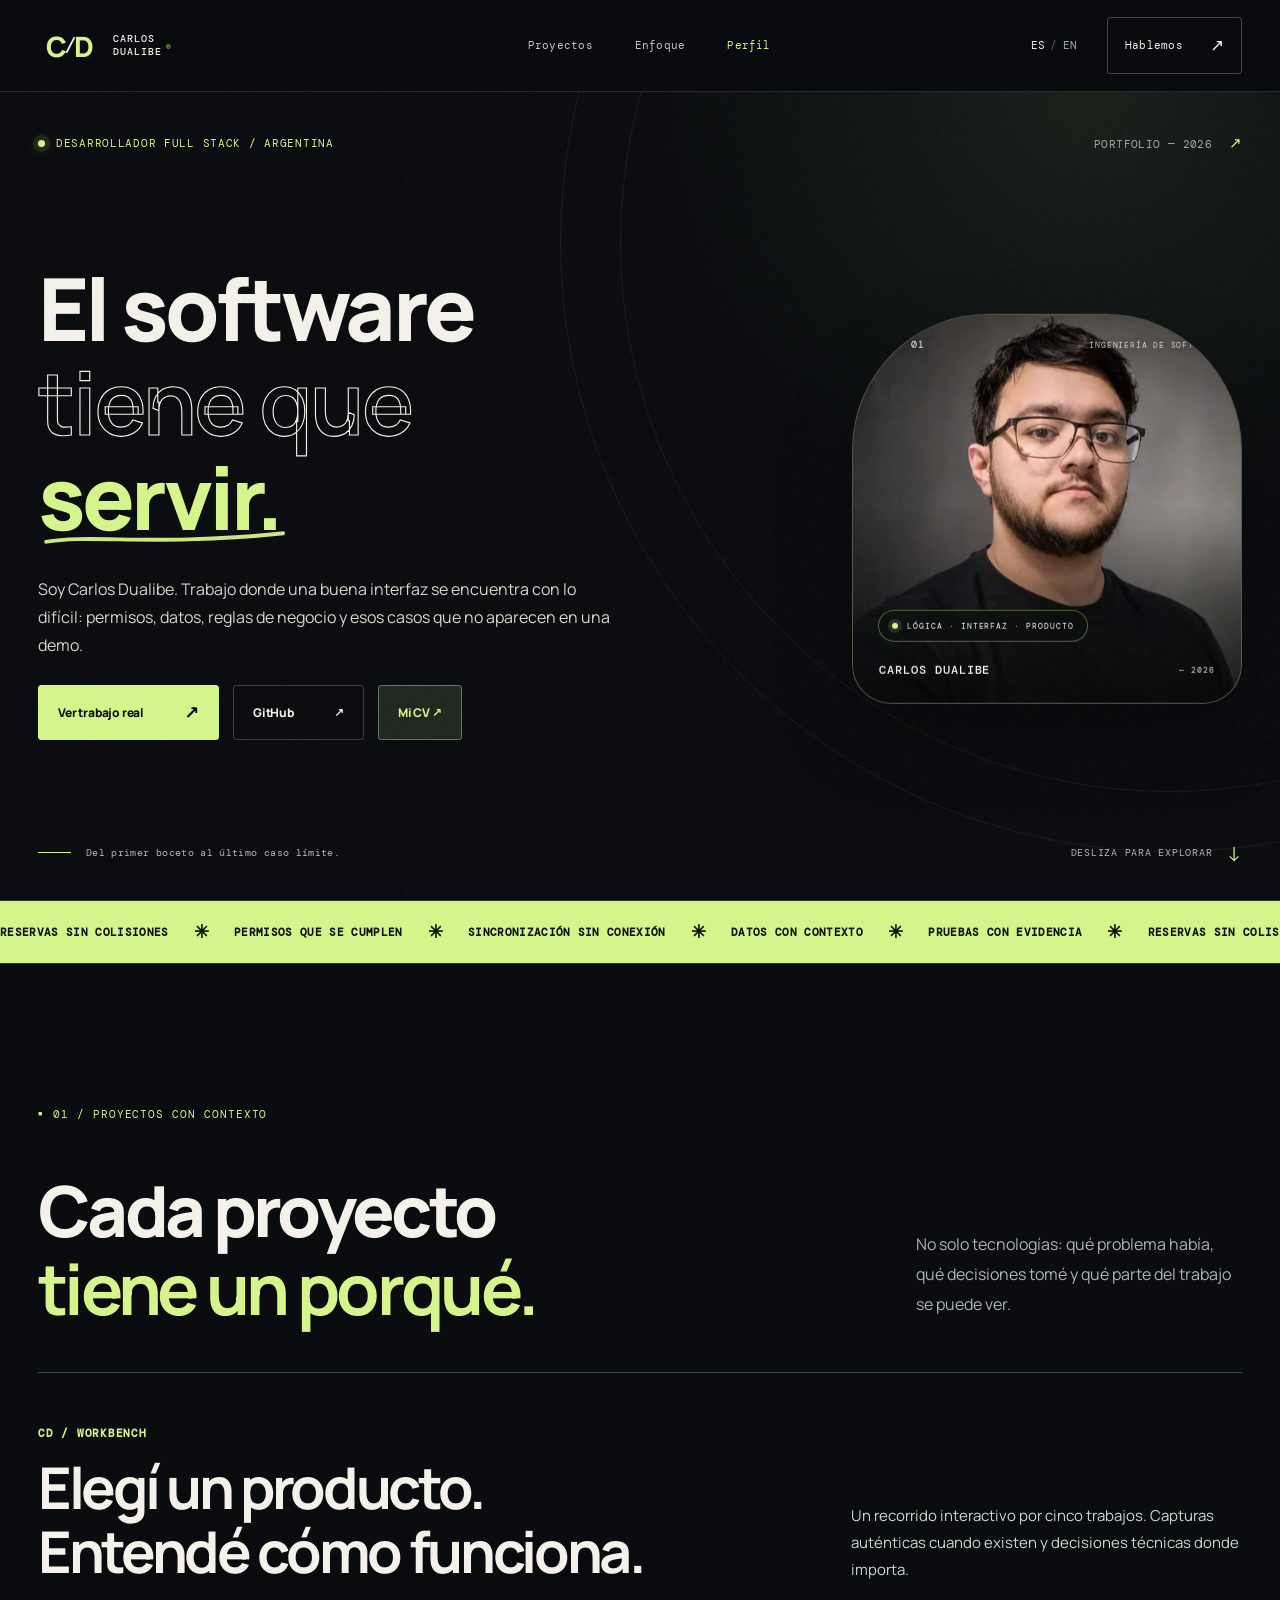
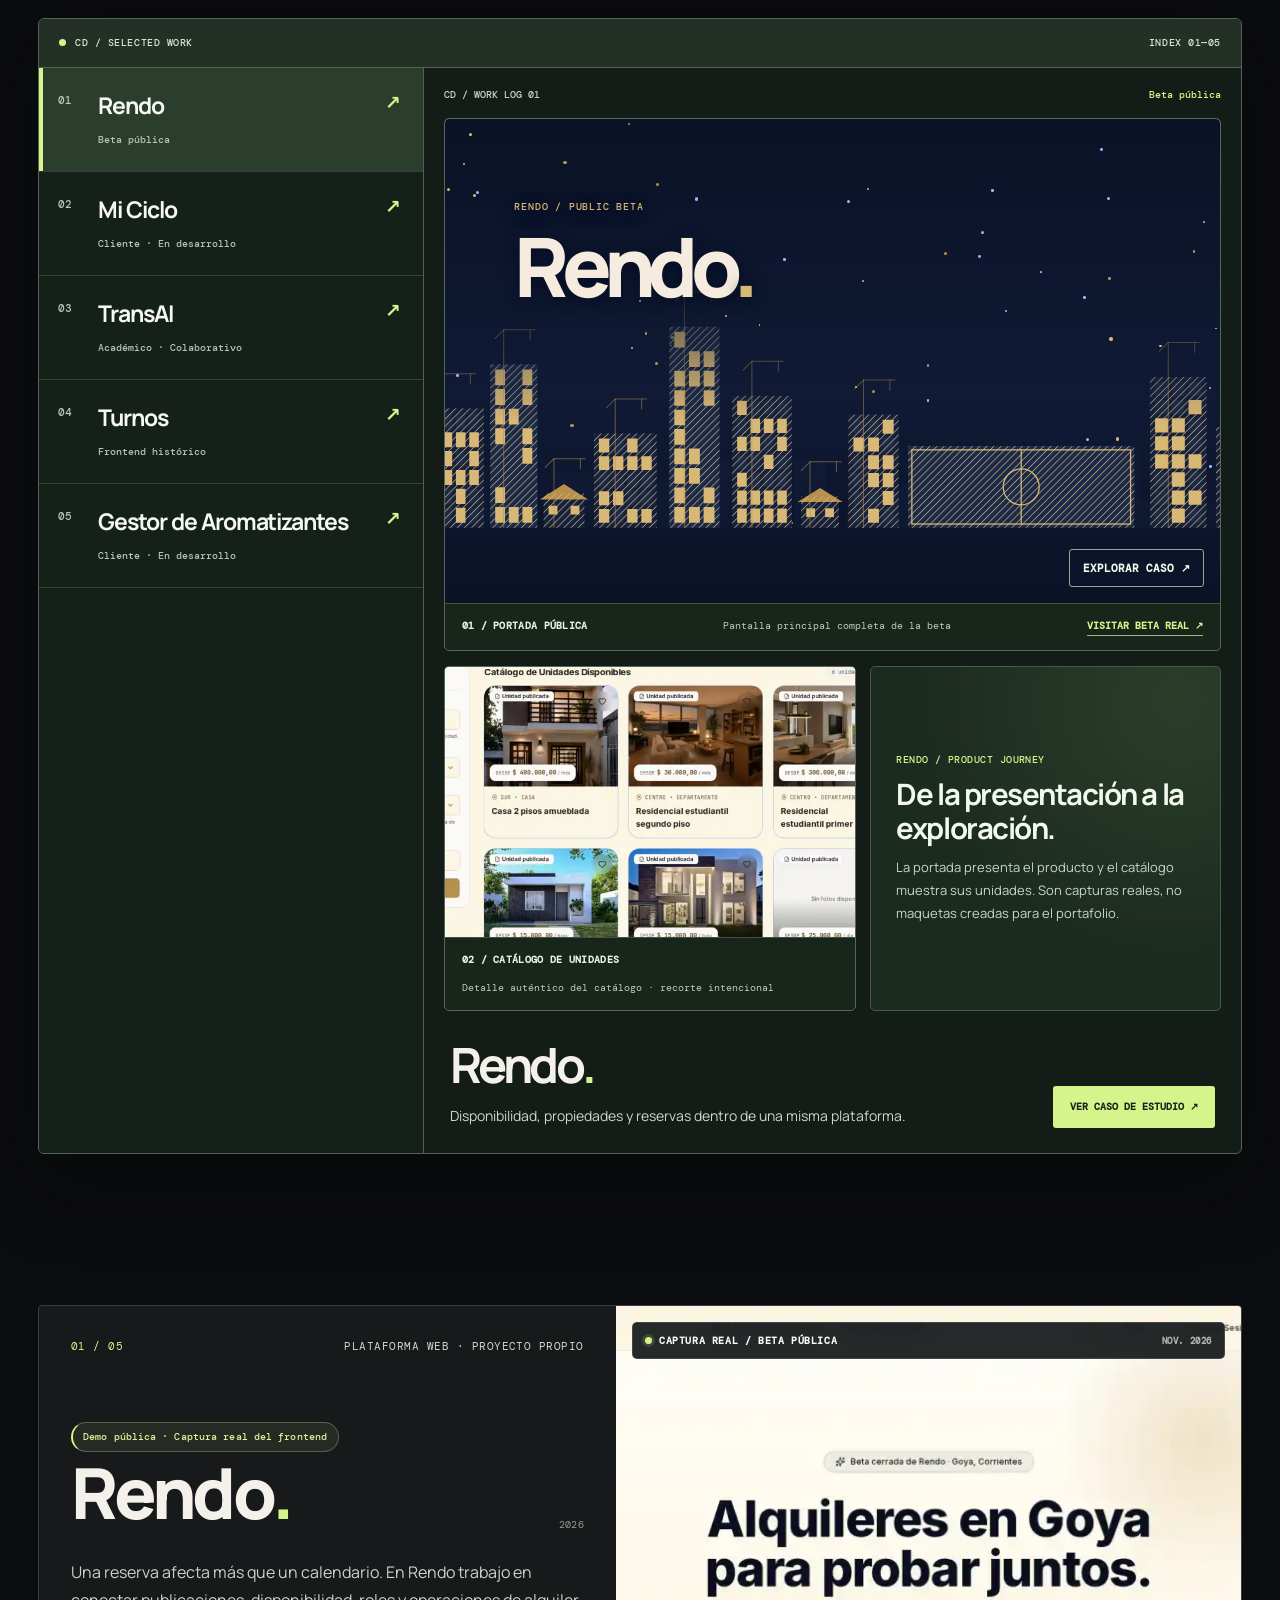
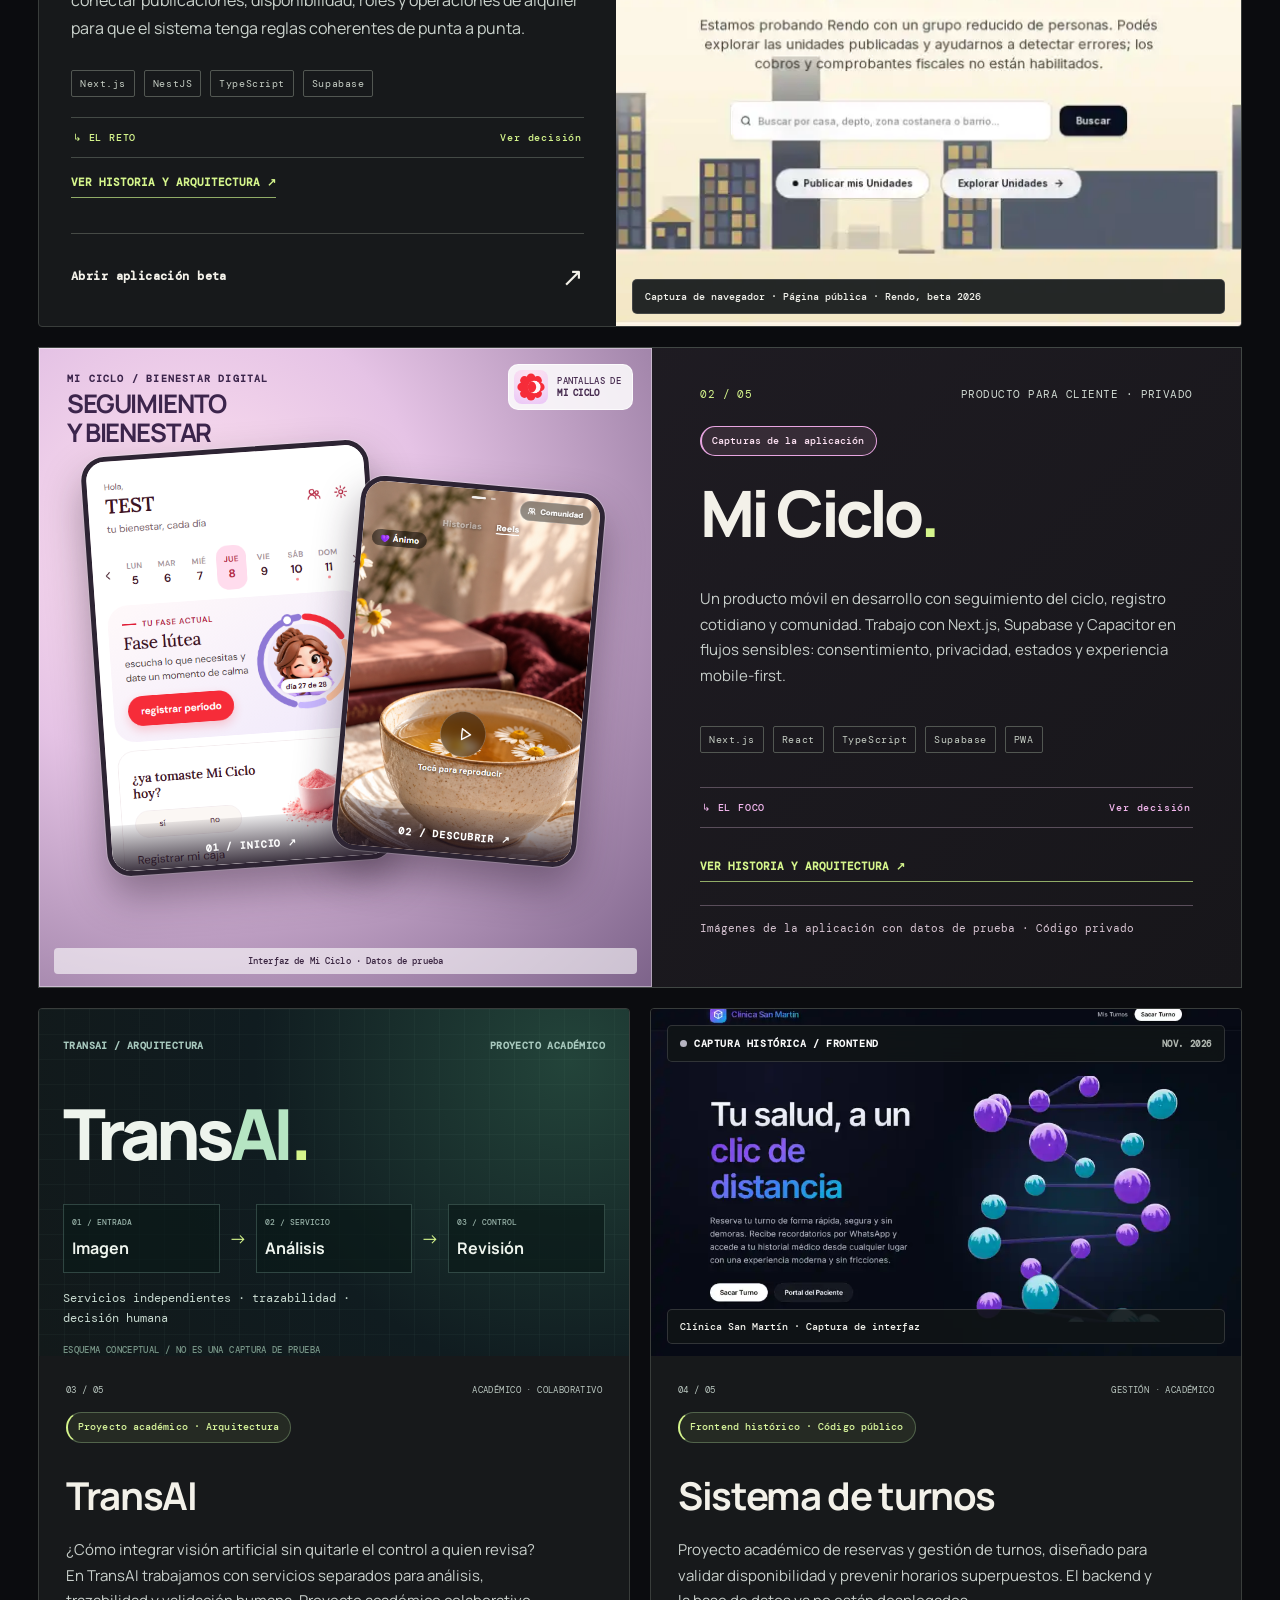
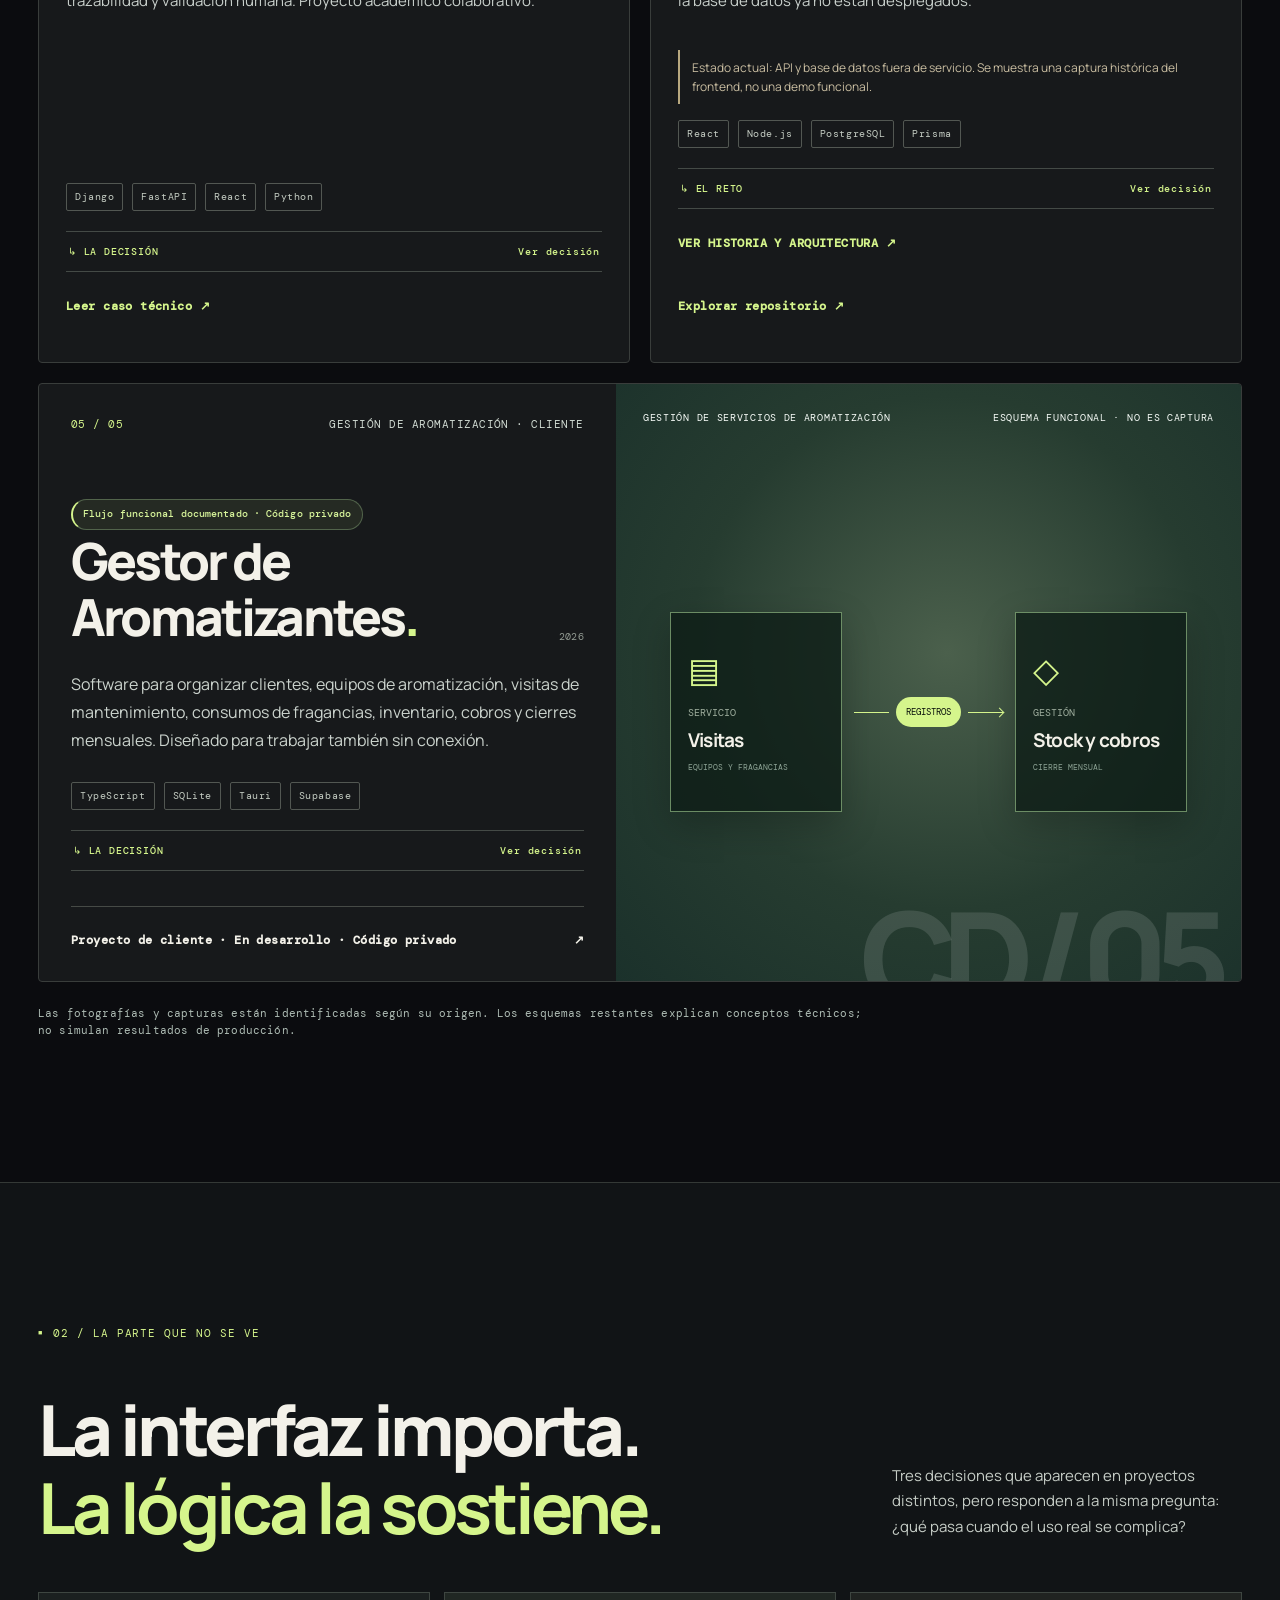
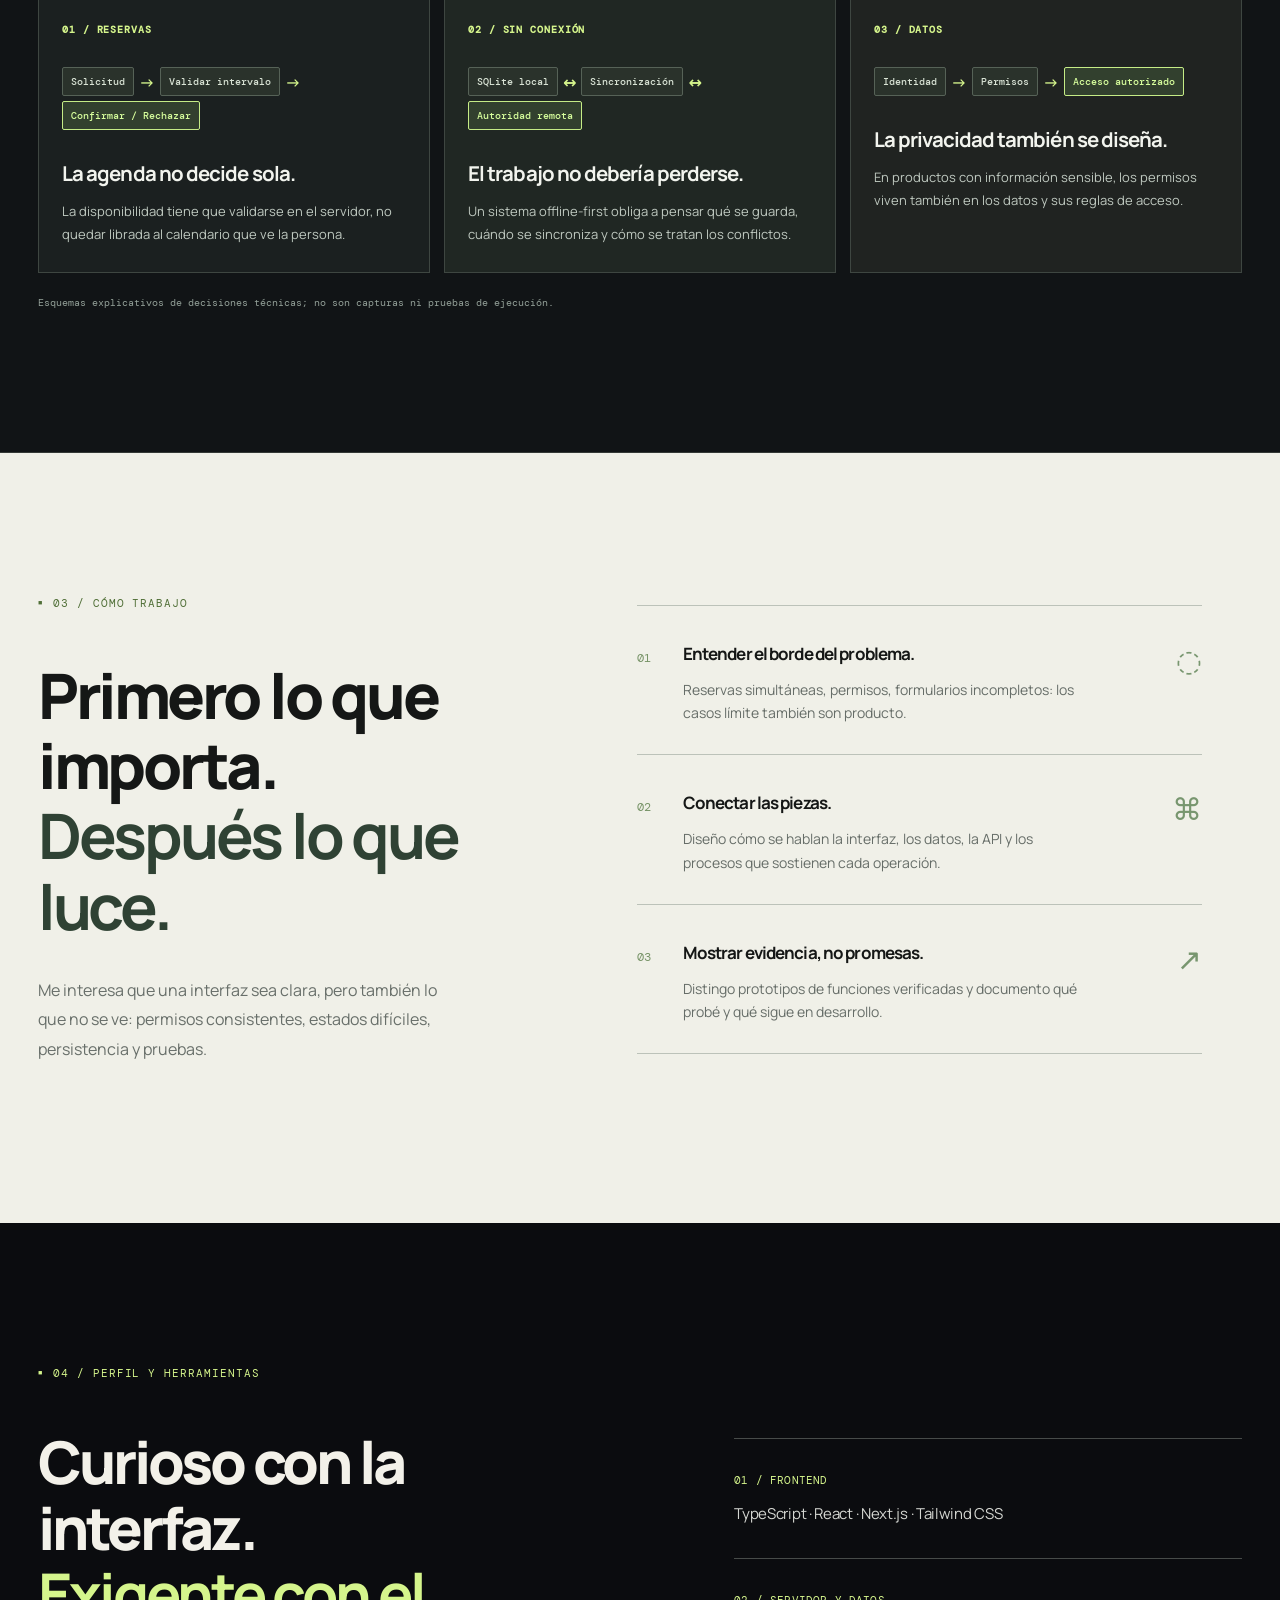
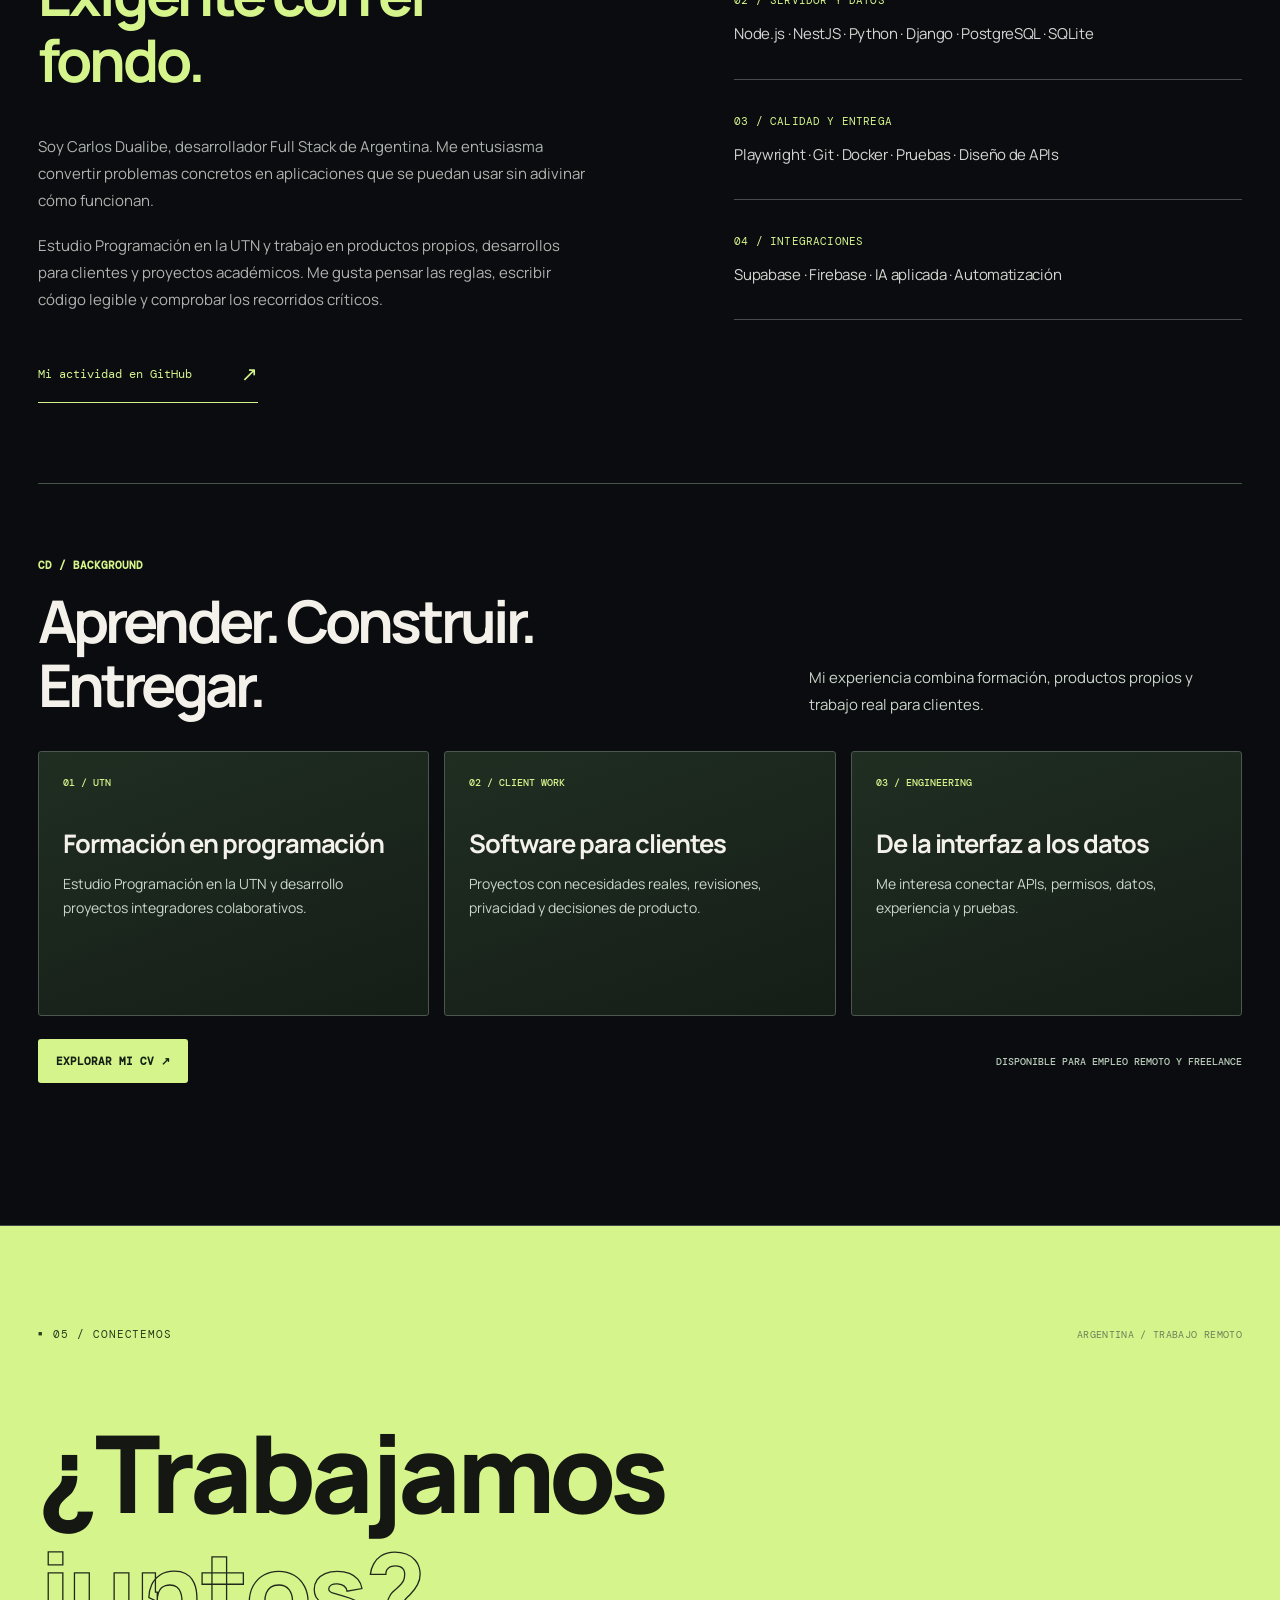
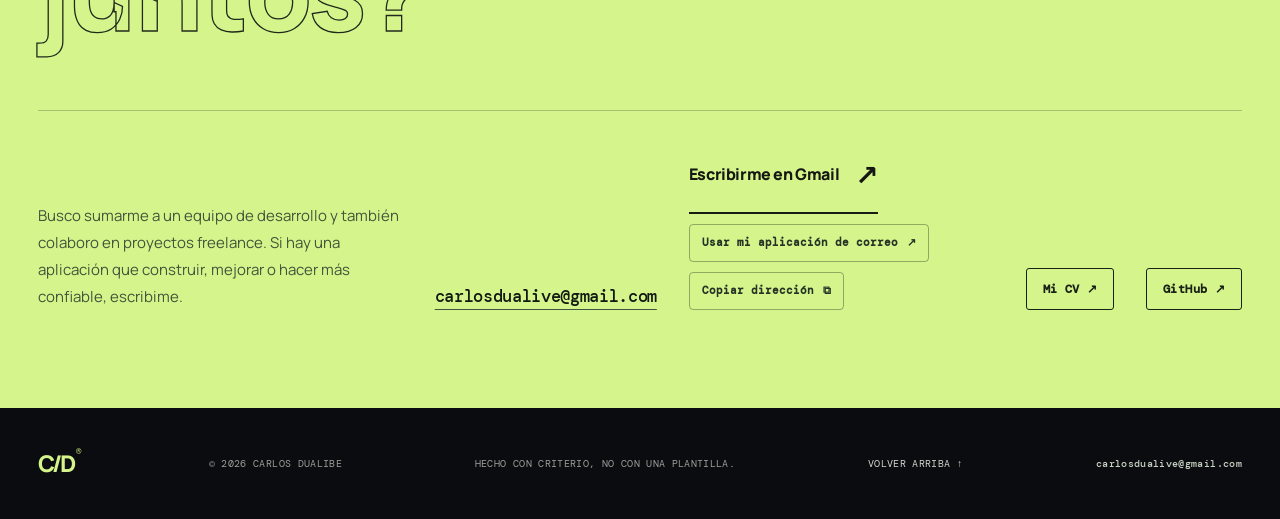
<file: index.html>
<!doctype html>
<html lang="es">
<head>
<meta charset="utf-8"/>
<meta content="width=device-width, initial-scale=1.0" name="viewport"/>
<meta content="#0b0c0f" name="theme-color"/>
<meta content="Carlos Dualibe — Desarrollador de software Full Stack. Diseño y construyo sistemas web, plataformas de negocio e integraciones de IA con atención a los detalles." name="description"/>
<meta content="website" property="og:type"/>
<meta content="es_AR" property="og:locale"/>
<meta content="Carlos Dualibe — Software, diseño y sistemas" property="og:title"/>
<meta content="Full Stack Developer. Transformo problemas complejos en productos digitales claros, sólidos y útiles." property="og:description"/>
<meta content="https://carlos-dualibe.vercel.app/assets/og-card.svg" property="og:image"/><meta content="Carlos Dualibe · Full Stack Developer" property="og:site_name"/><meta content="https://carlos-dualibe.vercel.app" property="og:url"/>
<meta content="summary_large_image" name="twitter:card"/>
<meta content="dark" name="color-scheme"/>
<title>Carlos Dualibe® — Desarrollador Full Stack</title>
<link href="/assets/favicon.svg" rel="icon" type="image/svg+xml"/>
<link href="https://fonts.googleapis.com" rel="preconnect"/>
<link crossorigin="" href="https://fonts.gstatic.com" rel="preconnect"/>
<link href="https://fonts.googleapis.com/css2?family=DM+Mono:wght@400;500&amp;family=Manrope:wght@400;500;600;700;800&amp;display=swap" rel="stylesheet"/>
<link href="/styles.css" rel="stylesheet"/>
<script type="application/ld+json">{"@context":"https://schema.org","@type":"Person","name":"Carlos Dualibe","jobTitle":"Desarrollador Full Stack","url":"https://carlos-dualibe.vercel.app","sameAs":["https://github.com/yttuD"],"knowsAbout":["TypeScript","React","Next.js","Node.js","Python","PostgreSQL","Automatización","Inteligencia artificial aplicada"],"email":"mailto:carlosdualive@gmail.com","description":"Desarrollador Full Stack en Argentina, disponible para empleo remoto y proyectos freelance."}</script>
<link href="https://carlos-dualibe.vercel.app" rel="canonical"/><link rel="stylesheet" href="/preview-native.css"/></head>
<body>
<a class="skip-link" data-i18n="a11y.skip" href="#main">Saltar al contenido</a>
<div aria-hidden="true" class="grain"></div>
<div aria-hidden="true" class="progress"><div id="progressFill"></div></div>
<header class="site-header" id="top">
<a aria-label="Carlos Dualibe, ir al inicio" data-i18n-aria-label="a11y.home" class="brand" href="#inicio"><span class="brand-glyph">C<span class="brand-cut">/</span>D</span><span class="brand-label">CARLOS<br/>DUALIBE<span class="brand-dot">®</span></span></a>
<nav aria-label="Navegación principal" data-i18n-aria-label="a11y.mainNav" class="desktop-nav"><a data-i18n="nav.work" href="#proyectos">Proyectos</a><a data-i18n="nav.approach" href="#enfoque">Enfoque</a><a data-i18n="nav.about" href="#perfil">Perfil</a></nav>
<div class="header-actions"><button aria-label="Switch language to English" class="lang-switch" id="languageToggle" type="button"><span id="currentLang">ES</span><span class="lang-divider">/</span><span id="otherLang">EN</span></button><a class="header-cta" href="#contacto"><span data-i18n="nav.contact">Hablemos</span><span aria-hidden="true">↗</span></a><button aria-controls="mobileNav" aria-expanded="false" aria-label="Abrir menú" class="mobile-menu" id="mobileToggle"><span></span><span></span></button></div>
<nav aria-label="Navegación móvil" data-i18n-aria-label="a11y.mobileNav" class="mobile-nav" id="mobileNav" inert=""><a data-i18n="nav.work" href="#proyectos">Proyectos</a><a data-i18n="nav.approach" href="#enfoque">Enfoque</a><a data-i18n="nav.about" href="#perfil">Perfil</a><a data-i18n="nav.contact" href="#contacto">Hablemos</a></nav>
</header>
<main id="main">
<section aria-labelledby="hero-title" class="hero" id="inicio">
<div aria-hidden="true" class="hero-background"><div class="radial-beam"></div><div class="orbital-line orbit-one"></div><div class="orbital-line orbit-two"></div></div>
<div class="hero-topline"><span class="eyebrow"><span class="signal-dot"></span><span data-i18n="hero.kicker">FULL STACK DEVELOPER / ARGENTINA</span></span><span class="hero-index">PORTFOLIO — 2026 <span class="line-decoration">↗</span></span></div>
<div class="hero-core">
<div class="hero-copy"><h1 id="hero-title"><span class="line-clip"><span data-i18n="hero.line1">El software</span></span><span class="line-clip"><span class="hollow" data-i18n="hero.line2">tiene que</span></span><span class="line-clip"><span class="highlight-word"><span data-i18n="hero.line3">servir.</span><svg aria-hidden="true" preserveaspectratio="none" viewbox="0 0 490 32"><path d="M5 19 C100 9 228 25 487 8"></path></svg></span></span></h1><p class="hero-description" data-i18n="hero.desc">Soy Carlos Dualibe. Trabajo donde una buena interfaz se encuentra con lo difícil: permisos, datos, reglas de negocio y esos casos que no aparecen en una demo.</p><div class="hero-buttons"><a class="button button-lime" href="#proyectos"><span data-i18n="hero.cta">Ver trabajo real</span><span aria-hidden="true" class="button-icon">↗</span></a><a class="button button-quiet" href="https://github.com/yttuD" rel="noopener noreferrer" target="_blank"><span>GitHub</span><span aria-hidden="true">↗</span></a><a href="/cv/" class="button button-cv"><span data-i18n="wb.cv">Mi CV ↗</span></a></div></div>
<div aria-label="Retrato de Carlos Dualibe" data-i18n-aria-label="a11y.portrait" class="hero-art portrait-hero">
<div aria-hidden="true" class="portrait-grid"></div>
<img alt="Retrato profesional de Carlos Dualibe, con lentes y barba, sobre fondo gris oscuro" data-i18n-alt="a11y.portraitAlt" class="portrait-photo" decoding="async" fetchpriority="high" height="675" src="/assets/carlos-dualibe.webp" width="540"/>
<div aria-hidden="true" class="portrait-shade"></div>
<div class="portrait-id"><span>CD / 01</span><span data-i18n="hero.engineering">SOFTWARE ENGINEER</span></div>
<div class="portrait-tag"><span aria-hidden="true" class="portrait-tag-led"></span><span data-i18n="hero.portrait">LÓGICA · INTERFAZ · PRODUCTO</span></div>
<div class="portrait-index">CARLOS DUALIBE <span>— 2026</span></div>
</div>
</div>
<div class="hero-footer"><span class="hero-footnote"><span class="tiny-line"></span><span data-i18n="hero.footer">Del primer boceto al último caso límite.</span></span><a aria-label="Desplazarse a proyectos" data-i18n-aria-label="a11y.scroll" class="scroll-cue" href="#proyectos"><span data-i18n="hero.scroll">DESLIZA PARA EXPLORAR</span><span class="scroll-arrow">↓</span></a></div>
</section>
<div aria-label="Tecnologías y áreas" data-i18n-aria-label="a11y.ticker" class="ticker"><div aria-hidden="true" class="ticker-track"><span data-i18n="ticker.bookings">RESERVAS SIN COLISIONES</span><i>✳</i><span data-i18n="ticker.permissions">PERMISOS QUE SE CUMPLEN</span><i>✳</i><span data-i18n="ticker.offline">SINCRONIZACIÓN OFFLINE</span><i>✳</i><span data-i18n="ticker.context">DATOS CON CONTEXTO</span><i>✳</i><span data-i18n="ticker.evidence">PRUEBAS CON EVIDENCIA</span><i>✳</i><span data-i18n="ticker.bookings">RESERVAS SIN COLISIONES</span><i>✳</i><span data-i18n="ticker.permissions">PERMISOS QUE SE CUMPLEN</span><i>✳</i><span data-i18n="ticker.offline">SINCRONIZACIÓN OFFLINE</span><i>✳</i><span data-i18n="ticker.context">DATOS CON CONTEXTO</span><i>✳</i><span data-i18n="ticker.evidence">PRUEBAS CON EVIDENCIA</span></div></div>
<section aria-labelledby="work-title" class="section work-section" id="proyectos"><div class="section-heading" data-reveal=""><div class="section-overline"><span class="square-symbol">■</span> <span data-i18n="work.kicker">01 / PROYECTOS CON CONTEXTO</span></div><div class="section-title-row"><h2 data-i18n="work.title" id="work-title">Cada proyecto<br/><em>tiene un porqué.</em></h2><p class="section-lead" data-i18n="work.intro">No solo tecnologías: qué problema había, qué decisiones tomé y qué parte del trabajo se puede ver.</p></div></div>
<div class="workbench-v2" aria-labelledby="wb-title"><div class="wb-heading"><span>CD / WORKBENCH</span><h3 id="wb-title"><span data-i18n="wb.title">Elegí un producto.<br>Entendé cómo funciona.</span></h3><p><span data-i18n="wb.subtitle">Un recorrido interactivo por cinco trabajos. Capturas auténticas cuando existen y decisiones técnicas donde importa.</span></p></div><div class="wb-shell"><div class="wb-topline"><span><i></i>CD / SELECTED WORK</span><span>INDEX 01—05</span></div><div class="wb-body"><div class="wb-tabs" role="tablist" aria-label="Proyectos"><button class="wb-tab is-active" role="tab" aria-selected="true" tabindex="0" aria-controls="wb-panel-rendo" data-wb-id="rendo"><small>01</small><strong>Rendo</strong><em><span data-i18n="wb.type.rendo">Beta pública</span></em><b>↗</b></button><button class="wb-tab" role="tab" aria-selected="false" tabindex="-1" aria-controls="wb-panel-mi-ciclo" data-wb-id="mi-ciclo"><small>02</small><strong>Mi Ciclo</strong><em><span data-i18n="wb.type.mi-ciclo">Cliente · En desarrollo</span></em><b>↗</b></button><button class="wb-tab" role="tab" aria-selected="false" tabindex="-1" aria-controls="wb-panel-transai" data-wb-id="transai"><small>03</small><strong>TransAI</strong><em><span data-i18n="wb.type.transai">Académico · Colaborativo</span></em><b>↗</b></button><button class="wb-tab" role="tab" aria-selected="false" tabindex="-1" aria-controls="wb-panel-turnos" data-wb-id="turnos"><small>04</small><strong>Turnos</strong><em><span data-i18n="wb.type.turnos">Frontend histórico</span></em><b>↗</b></button><button class="wb-tab" role="tab" aria-selected="false" tabindex="-1" aria-controls="wb-panel-offline" data-wb-id="offline"><small>05</small><strong>Gestor de Aromatizantes</strong><em><span data-i18n="wb.type.offline">Cliente · En desarrollo</span></em><b>↗</b></button></div><div class="wb-panels"><section class="wb-panel" role="tabpanel" id="wb-panel-rendo"  data-wb-panel="rendo" aria-label="Rendo"><div class="wb-panel-head"><span>CD / WORK LOG 01</span><span data-i18n="wb.type.rendo">Beta pública</span></div><div class="wb-preview wb-preview--rendo">
<figure class="wb-figure wb-figure--primary"><div class="wb-image-mat"><div class="wb-native-preview" data-live-preview="rendo"><img class="live-preview-poster" src="/assets/rendo-home-clear.webp" alt="" width="1050" height="656"/><div class="live-native-stage live-rendo-stage" data-rendo-canvas></div><a class="live-native-link" href="/work/rendo/" data-i18n-aria="wb.live.rendo.aria" aria-label="Abrir caso de estudio rendo"><span data-i18n="wb.live.open">EXPLORAR CASO ↗</span></a></div></div><figcaption class="wb-figcaption"><strong><span data-i18n="wb.media.rendo.home">01 / PORTADA PÚBLICA</span></strong><span><span data-i18n="wb.media.rendo.homeNote">La pantalla principal completa · beta pública</span></span><a class="wb-native-beta-link" href="https://rendo-beta-web.vercel.app/es" target="_blank" rel="noopener noreferrer" data-i18n="wb.live.beta">VISITAR BETA ↗</a></figcaption></figure>
<div class="wb-preview-secondary"><figure class="wb-figure wb-figure--support"><div class="wb-image-mat"><img src="/assets/rendo-catalog-detail.webp" width="700" height="460" loading="lazy" decoding="async" data-i18n-alt="wb.media.rendo.altCatalog" alt="Detalle auténtico del catálogo de unidades Rendo"/></div><figcaption class="wb-figcaption"><strong><span data-i18n="wb.media.rendo.catalog">02 / CATÁLOGO</span></strong><span><span data-i18n="wb.media.rendo.catalogNote">Recorte identificado del catálogo real</span></span></figcaption></figure>
<div class="wb-editorial-note"><span class="wb-editorial-kicker">RENDO / PRODUCT JOURNEY</span>
<strong><span data-i18n="wb.media.rendo.insight">Del inicio a las unidades.</span></strong>
<p><span data-i18n="wb.media.rendo.insightNote">Dos vistas públicas reales para entender el producto. El detalle del catálogo está señalado como recorte.</span></p>
</div></div></div><div class="wb-panel-bottom"><div><h4>Rendo<span>.</span></h4><p><span data-i18n="wb.desc.rendo">Disponibilidad, propiedades y reservas dentro de una misma plataforma.</span></p></div><a href="/work/rendo/" class="wb-open"><span data-i18n="wb.open">VER CASO DE ESTUDIO ↗</span></a></div></section><section class="wb-panel" role="tabpanel" id="wb-panel-mi-ciclo" hidden data-wb-panel="mi-ciclo" aria-label="Mi Ciclo"><div class="wb-panel-head"><span>CD / WORK LOG 02</span><span data-i18n="wb.type.mi-ciclo">Cliente · En desarrollo</span></div><div class="wb-preview wb-preview--mobile">
<div class="wb-phone-layout"><figure class="wb-figure wb-figure--phone-home"><div class="wb-image-mat"><img src="/assets/mi-ciclo-monolito-home.png" width="390" height="2047" loading="lazy" decoding="async" data-i18n-alt="wb.media.mi.altHome" alt="Captura vertical completa de inicio Mi Ciclo con datos de prueba"/></div><figcaption class="wb-figcaption"><strong><span data-i18n="wb.media.mi.home">01 / INICIO</span></strong><span><span data-i18n="wb.media.mi.homeNote">Seguimiento y registro diario · datos de prueba</span></span></figcaption></figure><figure class="wb-figure wb-figure--phone-discover"><div class="wb-image-mat"><img src="/assets/mi-ciclo-monolito-descubrir.png" width="390" height="844" loading="lazy" decoding="async" data-i18n-alt="wb.media.mi.altDiscover" alt="Captura completa de Descubrir Mi Ciclo"/></div><figcaption class="wb-figcaption"><strong><span data-i18n="wb.media.mi.discover">02 / DESCUBRIR</span></strong><span><span data-i18n="wb.media.mi.discoverNote">Contenido y navegación móvil</span></span></figcaption></figure>
<div class="wb-phone-notes"><span class="wb-editorial-kicker">MI CICLO / MOBILE EXPERIENCE</span>
<strong><span data-i18n="wb.media.mi.insight">Diseñado para el teléfono.</span></strong>
<p><span data-i18n="wb.media.mi.insightNote">Las dos pantallas se muestran completas en su proporción vertical original, sin recortes ni datos reales.</span></p>
<span class="wb-note-foot"><span data-i18n="wb.media.mi.private">EN DESARROLLO · CÓDIGO PRIVADO</span></span>
</div></div></div><div class="wb-panel-bottom"><div><h4>Mi Ciclo<span>.</span></h4><p><span data-i18n="wb.desc.mi-ciclo">Bienestar, seguimiento y experiencia móvil con privacidad.</span></p></div><a href="/work/mi-ciclo/" class="wb-open"><span data-i18n="wb.open">VER CASO DE ESTUDIO ↗</span></a></div></section><section class="wb-panel" role="tabpanel" id="wb-panel-transai" hidden data-wb-panel="transai" aria-label="TransAI"><div class="wb-panel-head"><span>CD / WORK LOG 03</span><span data-i18n="wb.type.transai">Académico · Colaborativo</span></div><div class="wb-preview wb-preview--diagram wb-preview--transai">
<div class="wb-flow">
<span class="wb-flow-eyebrow"><span data-i18n="wb.media.diagramLabel">ESQUEMA EXPLICATIVO / NO ES CAPTURA</span></span>
<div class="wb-flow-grid"><div class="wb-flow-node"><span>01</span><strong><span data-i18n="wb.media.transai.n0">Interfaz</span></strong></div><span class="wb-flow-arrow" aria-hidden="true">↔</span><div class="wb-flow-node"><span>02</span><strong><span data-i18n="wb.media.transai.n1">Servicios</span></strong></div><span class="wb-flow-arrow" aria-hidden="true">↔</span><div class="wb-flow-node"><span>03</span><strong><span data-i18n="wb.media.transai.n2">Revisión</span></strong></div></div>
<div class="wb-flow-desc"><span data-i18n="wb.media.transai.desc">Inspección visual asistida por IA con separación de responsabilidades y revisión humana.</span></div>
</div></div><div class="wb-panel-bottom"><div><h4>TransAI<span>.</span></h4><p><span data-i18n="wb.desc.transai">Servicios de inspección visual y revisión humana.</span></p></div><a href="/work/transai/" class="wb-open"><span data-i18n="wb.open">VER CASO DE ESTUDIO ↗</span></a></div></section><section class="wb-panel" role="tabpanel" id="wb-panel-turnos" hidden data-wb-panel="turnos" aria-label="Turnos"><div class="wb-panel-head"><span>CD / WORK LOG 04</span><span data-i18n="wb.type.turnos">Frontend histórico</span></div><div class="wb-preview wb-preview--turnos"><figure class="wb-figure wb-figure--primary"><div class="wb-image-mat"><div class="wb-native-preview" data-live-preview="turnos"><img class="live-preview-poster" src="/assets/turnos-frontend-live.webp" alt="" width="1000" height="625"/><div class="live-native-stage live-turnos-stage" data-turnos-canvas></div><a class="live-native-link" href="/work/turnos/" data-i18n-aria="wb.live.turnos.aria" aria-label="Abrir caso de estudio turnos"><span data-i18n="wb.live.open">EXPLORAR CASO ↗</span></a></div></div><figcaption class="wb-figcaption"><strong><span data-i18n="wb.media.turnos.title">01 / FRONTEND HISTÓRICO</span></strong><span><span data-i18n="wb.media.turnos.note">Vista completa · API y base de datos fuera de servicio</span></span><a class="wb-native-beta-link" href="/work/turnos/" data-i18n="wb.live.case">VER CASO ↗</a></figcaption></figure>
<div class="wb-status-note"><span data-i18n="wb.media.turnos.status">El proyecto conserva su valor técnico; no se presenta como demo operativa.</span></div>
</div><div class="wb-panel-bottom"><div><h4>Turnos<span>.</span></h4><p><span data-i18n="wb.desc.turnos">Reservas y validación de disponibilidad; backend fuera de servicio.</span></p></div><a href="/work/turnos/" class="wb-open"><span data-i18n="wb.open">VER CASO DE ESTUDIO ↗</span></a></div></section><section class="wb-panel" role="tabpanel" id="wb-panel-offline" hidden data-wb-panel="offline" aria-label="Gestor de Aromatizantes"><div class="wb-panel-head"><span>CD / WORK LOG 05</span><span data-i18n="wb.type.offline">Cliente · En desarrollo</span></div><div class="wb-preview wb-preview--diagram wb-preview--offline">
<div class="wb-flow">
<span class="wb-flow-eyebrow"><span data-i18n="wb.media.diagramLabel">ESQUEMA EXPLICATIVO / NO ES CAPTURA</span></span>
<div class="wb-flow-grid"><div class="wb-flow-node"><span>01</span><strong><span data-i18n="wb.media.offline.n0">Clientes y equipos</span></strong></div><span class="wb-flow-arrow" aria-hidden="true">→</span><div class="wb-flow-node"><span>02</span><strong><span data-i18n="wb.media.offline.n1">Visitas y consumos</span></strong></div><span class="wb-flow-arrow" aria-hidden="true">→</span><div class="wb-flow-node"><span>03</span><strong><span data-i18n="wb.media.offline.n2">Cobros y reportes</span></strong></div></div>
<div class="wb-flow-desc"><span data-i18n="wb.media.offline.desc">Gestión de equipos instalados, visitas periódicas, recargas de fragancias, inventario y cobranza. La operación sin conexión forma parte de su arquitectura.</span></div>
</div></div><div class="wb-panel-bottom"><div><h4>Gestor de Aromatizantes<span>.</span></h4><p><span data-i18n="wb.desc.offline">Gestión de clientes, equipos, visitas, insumos y cobros para servicios de aromatización.</span></p></div><a href="/work/offline/" class="wb-open"><span data-i18n="wb.open">VER CASO DE ESTUDIO ↗</span></a></div></section></div></div></div></div><div class="project-list">
<article class="feature-project project-rendo" data-reveal=""><div class="project-editorial"><div class="project-meta"><span class="project-n">01 / 05</span><span class="project-type" data-i18n="rendo.type">PLATAFORMA WEB · PROYECTO PROPIO</span></div><div class="project-body"><div class="evidence-label" data-i18n="rendo.evidence">Demo pública · Captura real del frontend</div><div class="project-headline"><h3>Rendo<span class="project-period">.</span></h3><span class="project-year">2026</span></div><p class="project-summary" data-i18n="rendo.desc">Una reserva afecta más que un calendario. En Rendo trabajo en conectar publicaciones, disponibilidad, roles y operaciones de alquiler para que el sistema tenga reglas coherentes de punta a punta.</p><div class="chip-row"><span>Next.js</span><span>NestJS</span><span>TypeScript</span><span>Supabase</span></div><details class="case-note"><summary><span data-i18n="case.challenge">↳ EL RETO</span> <span data-i18n="case.inspect">Ver decisión</span></summary><p data-i18n="case.rendo">Un alquiler cambia la disponibilidad del anuncio, pero no debe ocultar la unidad del catálogo. El calendario, los permisos y la operación necesitan hablar el mismo idioma.</p></details><a class="case-inline" href="/work/rendo/"><span data-i18n="wb.detail">VER HISTORIA Y ARQUITECTURA ↗</span></a></div><a class="project-link" href="https://rendo-beta-web.vercel.app/es" rel="noopener noreferrer" target="_blank"><span data-i18n="project.visit">Abrir aplicación beta</span><span aria-hidden="true" class="link-arrow">↗</span></a></div><figure aria-label="Captura auténtica de la portada pública de Rendo beta, noviembre de 2026" data-i18n-aria-label="a11y.rendoFigure" class="project-visual live-screen live-rendo">
<div class="screen-topbar"><span class="live-dot"></span> <span data-i18n="rendo.live">VISTA REAL / BETA PÚBLICA</span> <span class="screen-date"><span data-i18n="screen.date">NOV 2026</span></span></div>
<a aria-label="Visitar la aplicación pública Rendo beta" data-i18n-aria-label="a11y.rendoLink" href="https://rendo-beta-web.vercel.app/es" rel="noopener noreferrer" target="_blank"><img alt="Captura de la portada de la beta pública de Rendo, plataforma de alquileres y propiedades" data-i18n-alt="a11y.rendoAlt" decoding="async" height="625" loading="lazy" src="/assets/rendo-beta-live.webp" width="1000"/></a>
<figcaption><span data-i18n="rendo.figcaption">Captura de navegador · Página pública ·</span> <span data-i18n="rendo.beta">Rendo, beta 2026</span></figcaption>
</figure></article>
<article class="wellness-feature" data-reveal=""><div aria-label="Dos capturas de la aplicación Mi Ciclo con datos de prueba" data-i18n-aria-label="a11y.wellnessFigure" class="wellness-visual monolito-stage">
<div aria-hidden="true" class="monolito-backdrop"><span data-i18n="wellness.monolito">MI CICLO / BIENESTAR DIGITAL</span><strong data-i18n="wellness.backdropTitle">SEGUIMIENTO<br/>Y BIENESTAR</strong></div>
<a aria-label="Abrir captura de la pantalla de inicio de Mi Ciclo" data-i18n-aria-label="a11y.wellnessHome" class="monolito-device device-primary" href="/assets/mi-ciclo-monolito-home.png" rel="noopener noreferrer" target="_blank"><img alt="Pantalla de Mi Ciclo con seguimiento del ciclo y registro diario (datos de prueba)" data-i18n-alt="a11y.wellnessAlt" decoding="async" height="2000" loading="lazy" src="/assets/mi-ciclo-monolito-home.png" width="390"/><span class="screen-caption" data-i18n="wellness.screenHome">01 / INICIO ↗</span></a>
<a aria-label="Abrir captura de la pantalla Descubrir de Mi Ciclo" data-i18n-aria-label="a11y.wellnessDiscover" class="monolito-device device-secondary" href="/assets/mi-ciclo-monolito-descubrir.png" rel="noopener noreferrer" target="_blank"><img alt="Pantalla Descubrir de Mi Ciclo con un reel visual y navegación inferior" data-i18n-alt="a11y.wellnessDiscoverAlt" decoding="async" height="844" loading="lazy" src="/assets/mi-ciclo-monolito-descubrir.png" width="390"/><span class="screen-caption" data-i18n="wellness.screenDiscover">02 / DESCUBRIR ↗</span></a>
<div class="monolito-emblem"><img alt="" height="40" src="/assets/mi-ciclo-icon.svg" width="40"/><span><span data-i18n="wellness.photoLabel">PANTALLAS DE</span><br/><b>MI CICLO</b></span></div>
<div class="monolito-caption" data-i18n="wellness.caption">Interfaz de Mi Ciclo · Datos de prueba</div>
</div>
<div class="wellness-editorial"><div class="project-meta"><span class="project-n">02 / 05</span><span class="project-type" data-i18n="wellness.type">PRODUCTO PARA CLIENTE · PRIVADO</span></div><div class="evidence-label" data-i18n="wellness.evidence">Capturas de la aplicación</div><h3 data-i18n="wellness.title">Mi Ciclo</h3><p data-i18n="wellness.desc">Un producto móvil en desarrollo con seguimiento del ciclo, registro cotidiano y comunidad. Trabajo con Next.js, Supabase y Capacitor en flujos sensibles: consentimiento, privacidad, estados y experiencia mobile-first.</p><div class="chip-row"><span>Next.js</span><span>React</span><span>TypeScript</span><span>Supabase</span><span>PWA</span></div><details class="case-note"><summary><span data-i18n="case.focus">↳ EL FOCO</span> <span data-i18n="case.inspect">Ver decisión</span></summary><p data-i18n="case.wellness">La experiencia móvil debe ser cálida, pero también respetar privacidad, consentimientos y la diferencia entre estimaciones del ciclo y diagnósticos.</p></details><a class="case-inline" href="/work/mi-ciclo/"><span data-i18n="wb.detail">VER HISTORIA Y ARQUITECTURA ↗</span></a><p class="wellness-privacy" data-i18n="wellness.privacy">Imágenes de la aplicación con datos de prueba · Código privado</p></div>
</article><div class="project-split"><article class="compact-project project-transai" data-reveal=""><div aria-label="Diagrama explicativo de la arquitectura de TransAI: entrada visual, análisis y revisión humana; no es un resultado de detección" data-i18n-aria-label="a11y.transaiDiagram" class="compact-visual transai-architecture" role="img">
<div class="architecture-top"><span data-i18n="transai.archLabel">TRANSAI / ARQUITECTURA</span><span data-i18n="transai.academic">PROYECTO ACADÉMICO</span></div>
<div class="architecture-brand">Trans<span>AI</span><i>.</i></div>
<div class="architecture-flow"><div><small data-i18n="transai.inputLabel">01 / ENTRADA</small><strong data-i18n="transai.input">Imagen</strong></div><span aria-hidden="true">→</span><div><small data-i18n="transai.serviceLabel">02 / SERVICIO</small><strong data-i18n="transai.analysis">Análisis</strong></div><span aria-hidden="true">→</span><div><small data-i18n="transai.reviewLabel">03 / CONTROL</small><strong data-i18n="transai.review">Revisión</strong></div></div>
<p data-i18n="transai.archDesc">Servicios independientes · trazabilidad · decisión humana</p>
<span class="architecture-footer" data-i18n="transai.archFooter">ESQUEMA CONCEPTUAL / SIN CAPTURAS DE PRUEBA</span>
</div><div class="compact-copy"><div class="project-meta"><span>03 / 05</span><span data-i18n="transai.type">ACADÉMICO · COLABORATIVO</span></div><div class="evidence-label" data-i18n="transai.evidence">Proyecto académico · Arquitectura</div><h3>TransAI</h3><p data-i18n="transai.desc">¿Cómo integrar visión artificial sin quitarle el control a quien revisa? En TransAI trabajamos con servicios separados para análisis, trazabilidad y validación humana. Proyecto académico colaborativo.</p><div class="chip-row"><span>Django</span><span>FastAPI</span><span>React</span><span>Python</span></div><details class="case-note"><summary><span data-i18n="case.choice">↳ LA DECISIÓN</span> <span data-i18n="case.inspect">Ver decisión</span></summary><p data-i18n="case.transai">Separar la inspección automatizada de la revisión humana y conservar trazabilidad del resultado, sin presentar las imágenes de ensayo como predicciones.</p></details><a class="mini-link" data-i18n="project.private" href="/work/transai/" rel="noopener noreferrer" target="_blank">Leer caso técnico ↗</a></div></article>
<article class="compact-project project-turnos" data-reveal=""><figure aria-label="Captura histórica del frontend del sistema de turnos; no representa un servicio actualmente operativo" data-i18n-aria-label="a11y.turnosFigure" class="compact-visual live-screen live-turnos">
<div class="screen-topbar"><span class="live-dot"></span> <span data-i18n="turnos.live">CAPTURA HISTÓRICA / FRONTEND</span> <span class="screen-date"><span data-i18n="screen.date">NOV 2026</span></span></div>
<img alt="Captura histórica del frontend del sistema de turnos Clínica San Martín, actualmente sin backend operativo" data-i18n-alt="a11y.turnosAlt" decoding="async" height="625" loading="lazy" src="/assets/turnos-frontend-live.webp" width="1000"/>
<figcaption data-i18n="turnos.caption">Clínica San Martín · Captura de interfaz</figcaption>
</figure><div class="compact-copy"><div class="project-meta"><span>04 / 05</span><span data-i18n="turnos.type">GESTIÓN · ACADÉMICO</span></div><div class="evidence-label" data-i18n="turnos.evidence">Frontend histórico · Código público</div><h3 data-i18n="turnos.title">Sistema de turnos</h3><p data-i18n="turnos.desc">Proyecto académico de reservas y gestión de turnos, diseñado para validar disponibilidad y prevenir horarios superpuestos. El backend y la base de datos ya no están desplegados.</p><p class="turnos-status" data-i18n="turnos.status">Estado actual: API y base de datos fuera de servicio. Se muestra una captura histórica del frontend, no una demo funcional.</p><div class="chip-row"><span>React</span><span>Node.js</span><span>PostgreSQL</span><span>Prisma</span></div><details class="case-note"><summary><span data-i18n="case.challenge">↳ EL RETO</span> <span data-i18n="case.inspect">Ver decisión</span></summary><p data-i18n="case.turnos">No basta con mostrar espacios libres: el servidor debe rechazar una reserva cuando existe un solapamiento con otro turno.</p></details><a class="mini-link" href="/work/turnos/"><span data-i18n="wb.detail">VER HISTORIA Y ARQUITECTURA ↗</span></a><a class="mini-link" href="https://github.com/yttuD/clinica-san-martin-tpi" rel="noopener noreferrer" target="_blank"><span data-i18n="project.code">Explorar repositorio</span> ↗</a></div></article></div>
<article class="feature-project project-offline" data-reveal=""><div class="project-editorial"><div class="project-meta"><span class="project-n">05 / 05</span><span class="project-type" data-i18n="offline.type">SOFTWARE EMPRESARIAL · TRABAJO PRIVADO</span></div><div class="project-body"><div class="evidence-label" data-i18n="offline.evidence">Flujo funcional documentado · Código privado</div><div class="project-headline"><h3 data-i18n="offline.title">Gestor de Aromatizantes<span class="project-period">.</span></h3><span class="project-year">2026</span></div><p class="project-summary" data-i18n="offline.desc">Software para organizar clientes, equipos de aromatización, visitas de mantenimiento, consumos de fragancias, inventario, cobros y cierres mensuales. Diseñado para trabajar también sin conexión.</p><div class="chip-row"><span>TypeScript</span><span>SQLite</span><span>Tauri</span><span>Supabase</span></div><details class="case-note"><summary><span data-i18n="case.choice">↳ LA DECISIÓN</span> <span data-i18n="case.inspect">Ver decisión</span></summary><p data-i18n="case.offline">Una visita programada no equivale a un servicio realizado: consumos, cargos y cobros requieren hechos confirmados, sin duplicaciones al sincronizar.</p></details></div><a class="project-link" href="/work/offline/"><span data-i18n="offline.privacy">Proyecto de cliente · En desarrollo · Código privado</span><span aria-hidden="true">↗</span></a></div><div aria-label="Esquema funcional de gestión de visitas, inventario y cobranza" data-i18n-aria-label="a11y.offlineDiagram" class="project-visual visual-offline"><div class="visual-caption"><span data-i18n="offline.topLabel">GESTIÓN DE SERVICIOS DE AROMATIZACIÓN</span><span data-i18n="offline.diagramLabel">ESQUEMA FUNCIONAL · NO ES CAPTURA</span></div><div class="sync-diagram"><div class="sync-node node-local"><div class="node-icon">▤</div><span data-i18n="offline.localKicker">SERVICIO</span><b data-i18n="offline.localLabel">Visitas</b><small data-i18n="offline.available">EQUIPOS Y FRAGANCIAS</small></div><div class="sync-arrows"><span class="sync-line"></span><span class="sync-pill" data-i18n="offline.sync">REGISTROS</span><span class="sync-line"></span></div><div class="sync-node node-cloud"><div class="node-icon">◇</div><span data-i18n="offline.remote">GESTIÓN</span><b data-i18n="offline.remoteLabel">Stock y cobros</b><small data-i18n="offline.reconciliation">CIERRE MENSUAL</small></div></div><div class="visual-watermark">CD / 05</div></div></article></div>
<p class="work-disclaimer" data-i18n="work.disclaimer">Las fotografías y capturas están identificadas según su origen. Los esquemas restantes explican conceptos técnicos; no simulan resultados de producción.</p>
</section>
<section aria-labelledby="decisions-title" class="engineering-notes section" id="decisiones">
<div class="section-overline" data-reveal=""><span class="square-symbol">■</span> <span data-i18n="decisions.kicker">02 / LA PARTE QUE NO SE VE</span></div>
<div class="engineering-header" data-reveal=""><h2 data-i18n="decisions.title" id="decisions-title">La interfaz importa.<br/><em>La lógica la sostiene.</em></h2><p data-i18n="decisions.intro">Tres decisiones que aparecen en proyectos distintos, pero responden a la misma pregunta: ¿qué pasa cuando el uso real se complica?</p></div>
<div class="decision-grid">
<article class="decision-card" data-reveal=""><span class="decision-index" data-i18n="decision.bookingsIndex">01 / RESERVAS</span><div class="decision-diagram"><span data-i18n="decision.request">Solicitud</span><b>→</b><span data-i18n="decision.check">Validar intervalo</span><b>→</b><strong data-i18n="decision.confirm">Confirmar / Rechazar</strong></div><h3 data-i18n="decisions.one.title">La agenda no decide sola.</h3><p data-i18n="decisions.one.desc">La disponibilidad tiene que validarse en el servidor, no quedar librada al calendario que ve la persona.</p></article>
<article class="decision-card" data-reveal=""><span class="decision-index" data-i18n="decision.offlineIndex">02 / SIN CONEXIÓN</span><div class="decision-diagram"><span data-i18n="decision.localDB">SQLite local</span><b>↔</b><span data-i18n="decision.sync">Sincronización</span><b>↔</b><strong data-i18n="decision.remoteDB">Autoridad remota</strong></div><h3 data-i18n="decisions.two.title">El trabajo no debería perderse.</h3><p data-i18n="decisions.two.desc">Un sistema offline-first obliga a pensar qué se guarda, cuándo se sincroniza y cómo se tratan los conflictos.</p></article>
<article class="decision-card" data-reveal=""><span class="decision-index" data-i18n="decision.dataIndex">03 / DATOS</span><div class="decision-diagram"><span data-i18n="decision.identity">Identidad</span><b>→</b><span data-i18n="decision.permissions">Permisos</span><b>→</b><strong data-i18n="decision.authorized">Acceso autorizado</strong></div><h3 data-i18n="decisions.three.title">La privacidad también se diseña.</h3><p data-i18n="decisions.three.desc">En productos con información sensible, los permisos viven también en los datos y sus reglas de acceso.</p></article>
</div>
<p class="decision-footnote" data-i18n="decisions.note">Esquemas explicativos de decisiones técnicas; no son capturas ni pruebas de ejecución.</p>
</section><section aria-labelledby="approach-title" class="section approach-section" id="enfoque"><div class="approach-heading" data-reveal=""><div class="section-overline"><span class="square-symbol">■</span> <span data-i18n="approach.kicker">03 / CÓMO TRABAJO</span></div><h2 data-i18n="approach.title" id="approach-title">Primero lo que importa.<br/><em>Después lo que luce.</em></h2><p data-i18n="approach.desc">Me interesa que una interfaz sea clara, pero también lo que no se ve: permisos consistentes, estados difíciles, persistencia y pruebas.</p></div><div class="principles"><div class="principle" data-reveal=""><span class="principle-no">01</span><div class="principle-content"><h3 data-i18n="approach.one.title">Entender el borde del problema.</h3><p data-i18n="approach.one.desc">Reservas simultáneas, permisos, formularios incompletos: los casos límite también son producto.</p></div><span aria-hidden="true" class="principle-symbol">◌</span></div><div class="principle" data-reveal=""><span class="principle-no">02</span><div class="principle-content"><h3 data-i18n="approach.two.title">Conectar las piezas.</h3><p data-i18n="approach.two.desc">Diseño cómo se hablan la interfaz, los datos, la API y los procesos que sostienen cada operación.</p></div><span aria-hidden="true" class="principle-symbol">⌘</span></div><div class="principle" data-reveal=""><span class="principle-no">03</span><div class="principle-content"><h3 data-i18n="approach.three.title">Mostrar evidencia, no promesas.</h3><p data-i18n="approach.three.desc">Distingo prototipos de funciones verificadas y documento qué probé y qué sigue en desarrollo.</p></div><span aria-hidden="true" class="principle-symbol">↗</span></div></div></section>
<section aria-labelledby="profile-title" class="section profile-section" id="perfil"><div class="section-overline" data-reveal=""><span class="square-symbol">■</span> <span data-i18n="about.kicker">04 / PERFIL Y HERRAMIENTAS</span></div><div class="profile-grid"><div class="profile-left" data-reveal=""><h2 data-i18n="about.title" id="profile-title">Curioso con la interfaz.<br/><em>Exigente con el fondo.</em></h2><p data-i18n="about.p1">Soy Carlos Dualibe, desarrollador Full Stack de Argentina. Me entusiasma convertir problemas concretos en aplicaciones que se puedan usar sin adivinar cómo funcionan.</p><p data-i18n="about.p2">Estudio Programación en la UTN y trabajo en productos propios, desarrollos para clientes y proyectos académicos. Me gusta pensar las reglas, escribir código legible y comprobar los recorridos críticos.</p><a class="underlined-link" href="https://github.com/yttuD" rel="noopener noreferrer" target="_blank"><span data-i18n="about.github">Mi actividad en GitHub</span><span>↗</span></a></div><div class="toolset" data-reveal=""><div class="tool-group"><span class="tool-group-title" data-i18n="skills.frontend">01 / FRONTEND</span><p>TypeScript · React · Next.js · Tailwind CSS</p></div><div class="tool-group"><span class="tool-group-title" data-i18n="skills.backend">02 / BACKEND &amp; DATA</span><p>Node.js · NestJS · Python · Django · PostgreSQL · SQLite</p></div><div class="tool-group"><span class="tool-group-title" data-i18n="skills.quality">03 / QUALITY &amp; DELIVERY</span><p data-i18n="skills.testing">Playwright · Git · Docker · Testing · API Design</p></div><div class="tool-group"><span class="tool-group-title" data-i18n="skills.integrations">04 / INTEGRATIONS</span><p data-i18n="skills.tools">Supabase · Firebase · IA aplicada · Automatización</p></div></div></div><div class="cd-journey"><div class="cd-journey-head"><span>CD / BACKGROUND</span><h3><span data-i18n="journey.title">Aprender. Construir. Entregar.</span></h3><p><span data-i18n="journey.intro">Mi experiencia combina formación, productos propios y trabajo real para clientes.</span></p></div><div class="cd-journey-cards"><article><span>01 / UTN</span><h4><span data-i18n="journey.university">Formación en programación</span></h4><p><span data-i18n="journey.universityDesc">Estudio Programación en la UTN y desarrollo proyectos integradores colaborativos.</span></p></article><article><span>02 / CLIENT WORK</span><h4><span data-i18n="journey.clients">Software para clientes</span></h4><p><span data-i18n="journey.clientsDesc">Proyectos con necesidades reales, revisiones, privacidad y decisiones de producto.</span></p></article><article><span>03 / ENGINEERING</span><h4><span data-i18n="journey.engineer">De la interfaz a los datos</span></h4><p><span data-i18n="journey.engineerDesc">Me interesa conectar APIs, permisos, datos, experiencia y pruebas.</span></p></article></div><div class="cd-journey-foot"><a href="/cv/"><span data-i18n="journey.cv">EXPLORAR MI CV ↗</span></a><span><span data-i18n="journey.available">DISPONIBLE PARA EMPLEO REMOTO Y FREELANCE</span></span></div></div></section>
<section aria-labelledby="contact-title" class="contact-section" id="contacto"><div class="contact-top" data-reveal=""><span class="section-overline"><span class="square-symbol">■</span> <span data-i18n="contact.kicker">05 / CONECTEMOS</span></span><span class="contact-coordinate" data-i18n="contact.location">BASED IN ARGENTINA / REMOTE</span></div><h2 data-reveal="" id="contact-title"><span data-i18n="contact.line1">¿Trabajamos</span><br/><span class="contact-line-2" data-i18n="contact.line2">juntos?</span></h2><div class="contact-bottom" data-reveal=""><p data-i18n="contact.desc">Busco sumarme a un equipo de desarrollo y también colaboro en proyectos freelance. Si hay una aplicación que construir, mejorar o hacer más confiable, escribime.</p><a class="visible-email" href="mailto:carlosdualive@gmail.com">carlosdualive@gmail.com</a><div class="email-action-group">
<a class="contact-link" href="https://mail.google.com/mail/?view=cm&amp;fs=1&amp;to=carlosdualive%40gmail.com" target="_blank" rel="noopener noreferrer"><span data-i18n="contact.cta">Escribirme en Gmail</span><span aria-hidden="true">↗</span></a>
<div class="email-alternatives"><a class="email-option" href="mailto:carlosdualive@gmail.com"><span data-i18n="contact.openApp">Usar mi aplicación de correo</span><span aria-hidden="true">↗</span></a><button class="email-option copy-email" id="copyEmailButton" type="button"><span data-i18n="contact.copy">Copiar dirección</span><span aria-hidden="true">⧉</span></button></div>
<span class="email-copy-status" id="emailCopyStatus" role="status" aria-live="polite" aria-atomic="true"></span>
</div><a class="secondary-profile-link" href="/cv/"><span data-i18n="wb.cv">Mi CV ↗</span></a><a class="secondary-profile-link" href="https://github.com/yttuD" rel="noopener noreferrer" target="_blank">GitHub ↗</a></div></section>
</main>
<footer class="site-footer"><a aria-label="Volver arriba" data-i18n-aria-label="a11y.footerTop" class="footer-brand" href="#inicio">C/D<span>®</span></a><span>© <span id="year">2026</span> CARLOS DUALIBE</span><span class="footer-note" data-i18n="footer.note">HECHO CON CRITERIO, NO CON UNA PLANTILLA.</span><a class="footer-top" data-i18n="footer.top" href="#top">VOLVER ARRIBA ↑</a><a class="footer-email" href="mailto:carlosdualive@gmail.com">carlosdualive@gmail.com</a></footer>
<script defer="" src="/app.js"></script>
<script defer src="/preview-native.js"></script></body>
</html>
</file>
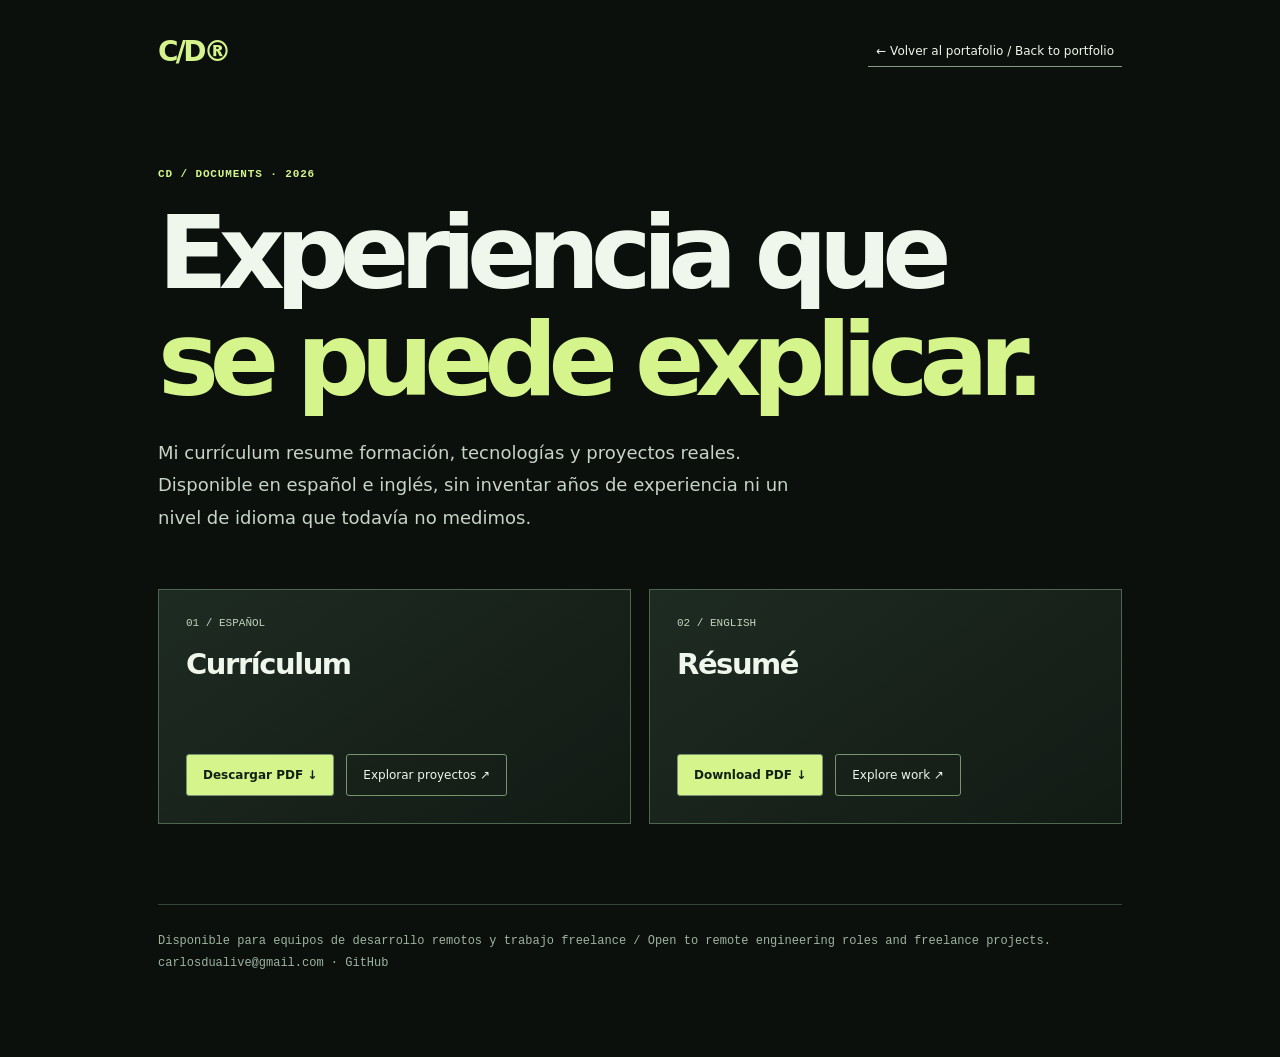
<file: cv/index.html>
<!doctype html><html lang="es"><head><meta charset="utf-8"/><meta name="viewport" content="width=device-width,initial-scale=1"/><meta name="theme-color" content="#0b0d0e"/><meta name="description" content="Currículum profesional de Carlos Dualibe, desarrollador Full Stack. Disponible en español e inglés."/><link rel="canonical" href="https://carlos-dualibe.vercel.app/cv/"/><link rel="icon" href="/assets/favicon.svg" type="image/svg+xml"/><title>CV / Carlos Dualibe</title><style>
*{box-sizing:border-box}body{background:#0b100d;color:#eff6eb;font-family:system-ui,-apple-system,sans-serif;margin:0}a{color:inherit;text-decoration:none}a:focus-visible{outline:2px solid #d5f58c;outline-offset:4px}.layout{max-width:1020px;margin:0 auto;padding:35px 28px 70px}.header{display:flex;justify-content:space-between;align-items:center;gap:30px}.header>a:first-child{font-size:28px;font-weight:800;letter-spacing:-.1em;color:#d5f58c}.header>a:last-child{font-size:12px;border-bottom:1px solid #879a82;padding:8px}.eyebrow{font:600 11px ui-monospace,monospace;letter-spacing:.08em;color:#d5f58c;margin:100px 0 20px}h1{font-size:clamp(52px,8vw,112px);letter-spacing:-.09em;line-height:1.04;margin:0 0 24px}h1 span{color:#d5f58c}.intro{font-size:18px;line-height:1.8;color:#c7d4c7;max-width:650px}.options{display:grid;grid-template-columns:1fr 1fr;gap:18px;margin-top:55px}.card{border:1px solid #4e654f;padding:27px;background:linear-gradient(145deg,#1e2b22,#121a14);min-height:235px;display:flex;flex-direction:column}.card small{font:500 11px ui-monospace,monospace;color:#c0d4bb}.card h2{font-size:29px;letter-spacing:-.05em;margin:18px 0 auto}.actions{display:flex;gap:12px;flex-wrap:wrap;margin-top:29px}.actions a{border:1px solid #769470;padding:13px 16px;font-size:12px;border-radius:3px}.actions a.main{background:#d5f58c;color:#122012;font-weight:700}.actions a:hover{filter:brightness(1.12)}.foot{font:12px/1.8 ui-monospace,monospace;color:#9fb3a1;border-top:1px solid #344536;margin-top:80px;padding-top:26px}@media(max-width:640px){.layout{padding:20px}.eyebrow{margin-top:75px}.options{grid-template-columns:1fr}.card{min-height:205px}}
</style></head><body><main class="layout"><header class="header"><a href="/">C/D®</a><a href="/#perfil">← Volver al portafolio / Back to portfolio</a></header><p class="eyebrow">CD / DOCUMENTS · 2026</p><h1>Experiencia que<br><span>se puede explicar.</span></h1><p class="intro">Mi currículum resume formación, tecnologías y proyectos reales. Disponible en español e inglés, sin inventar años de experiencia ni un nivel de idioma que todavía no medimos.</p><div class="options"><section class="card"><small>01 / ESPAÑOL</small><h2>Currículum</h2><div class="actions"><a class="main" href="/assets/CV_Carlos_Dualibe_ES.pdf" download>Descargar PDF ↓</a><a href="/work/rendo/">Explorar proyectos ↗</a></div></section><section class="card"><small>02 / ENGLISH</small><h2>Résumé</h2><div class="actions"><a class="main" href="/assets/CV_Carlos_Dualibe_EN.pdf" download>Download PDF ↓</a><a href="/work/rendo/?lang=en">Explore work ↗</a></div></section></div><p class="foot">Disponible para equipos de desarrollo remotos y trabajo freelance / Open to remote engineering roles and freelance projects.<br><a href="mailto:carlosdualive@gmail.com">carlosdualive@gmail.com</a> · <a href="https://github.com/yttuD" target="_blank" rel="noopener noreferrer">GitHub</a></p></main></body></html>
</file>
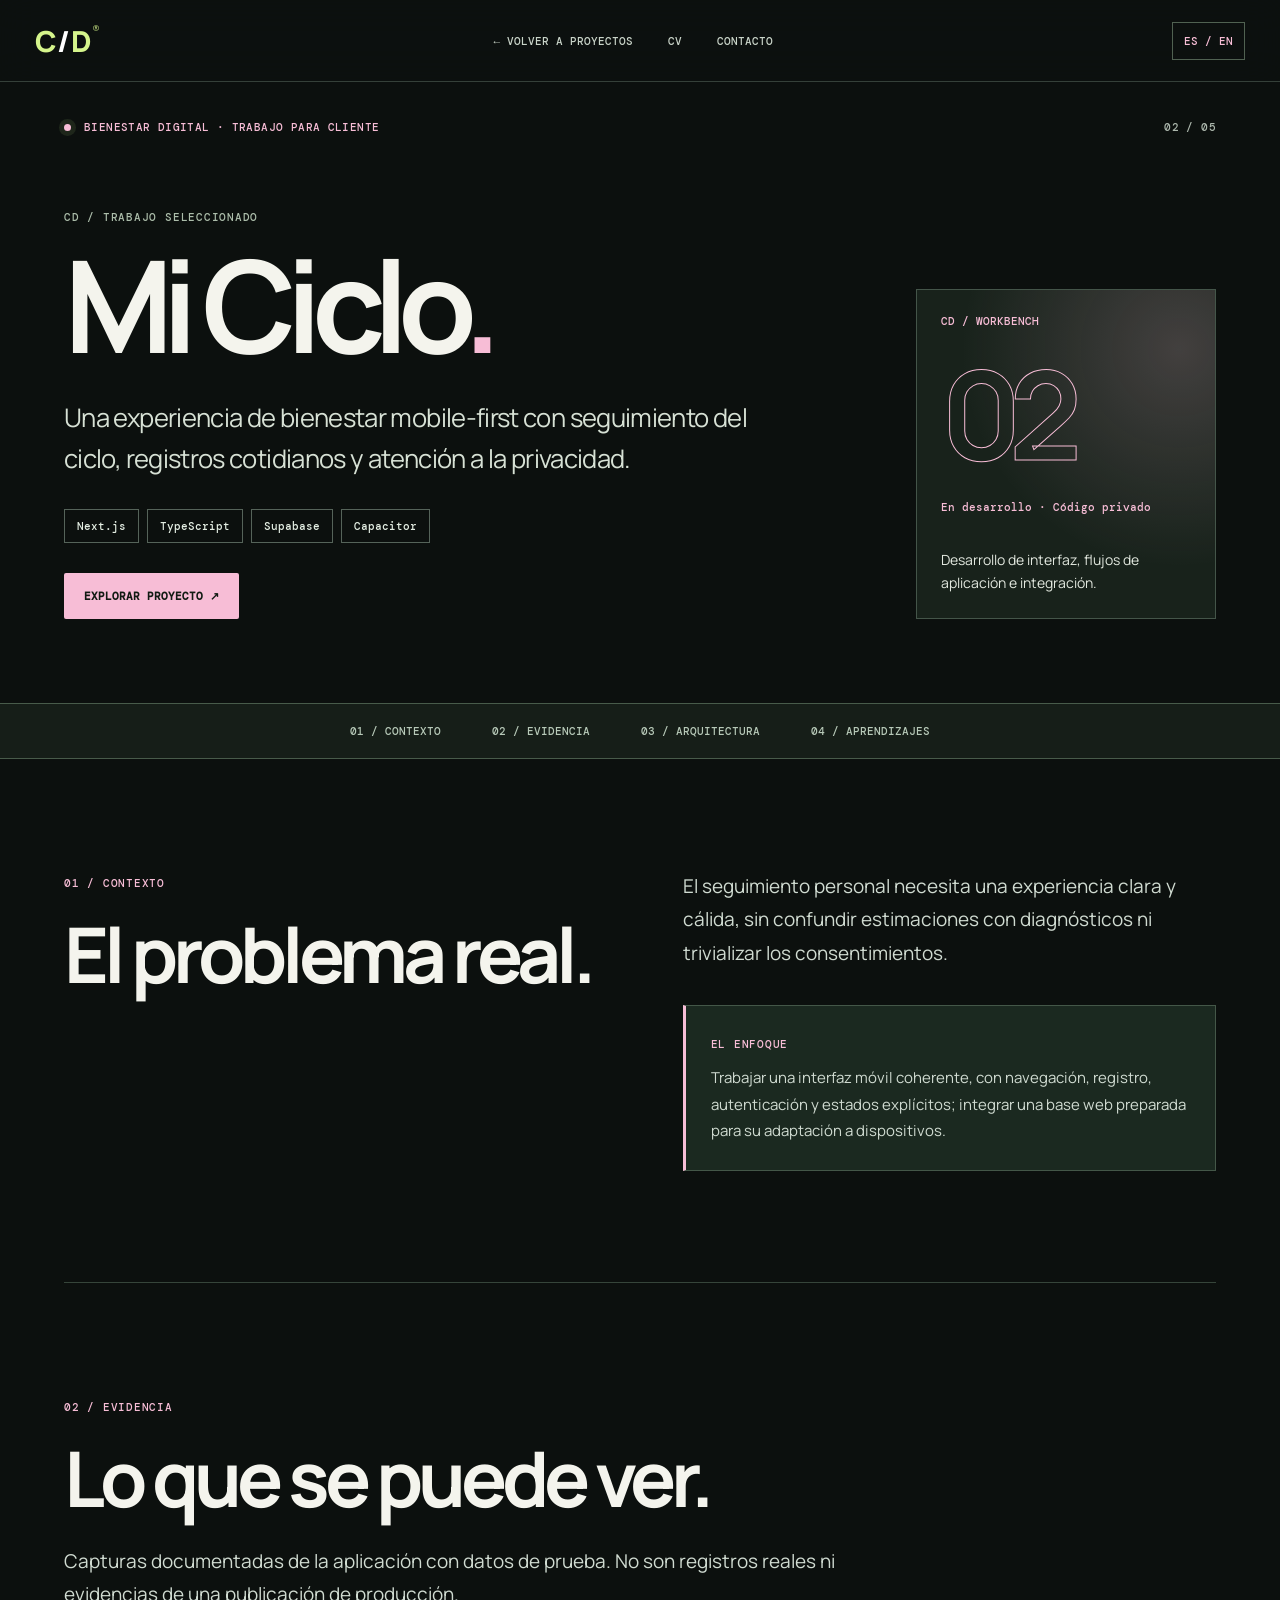
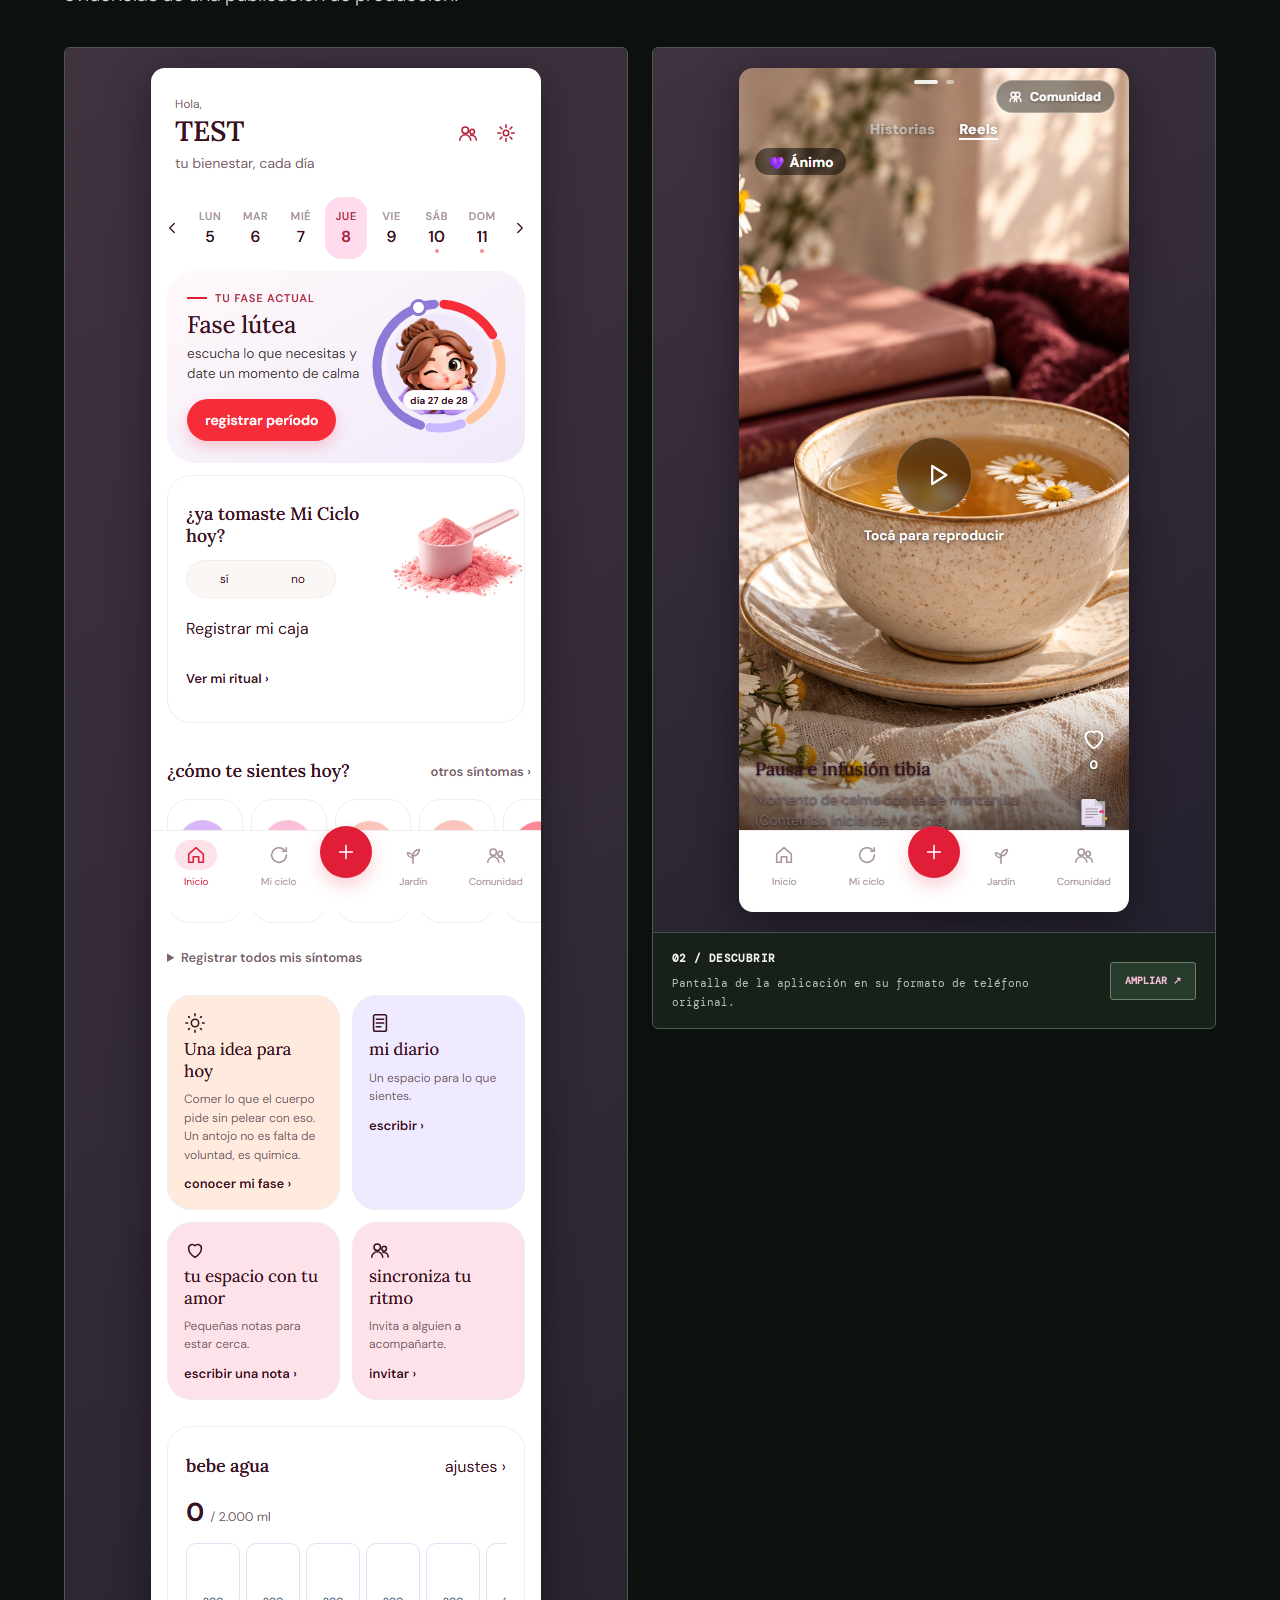
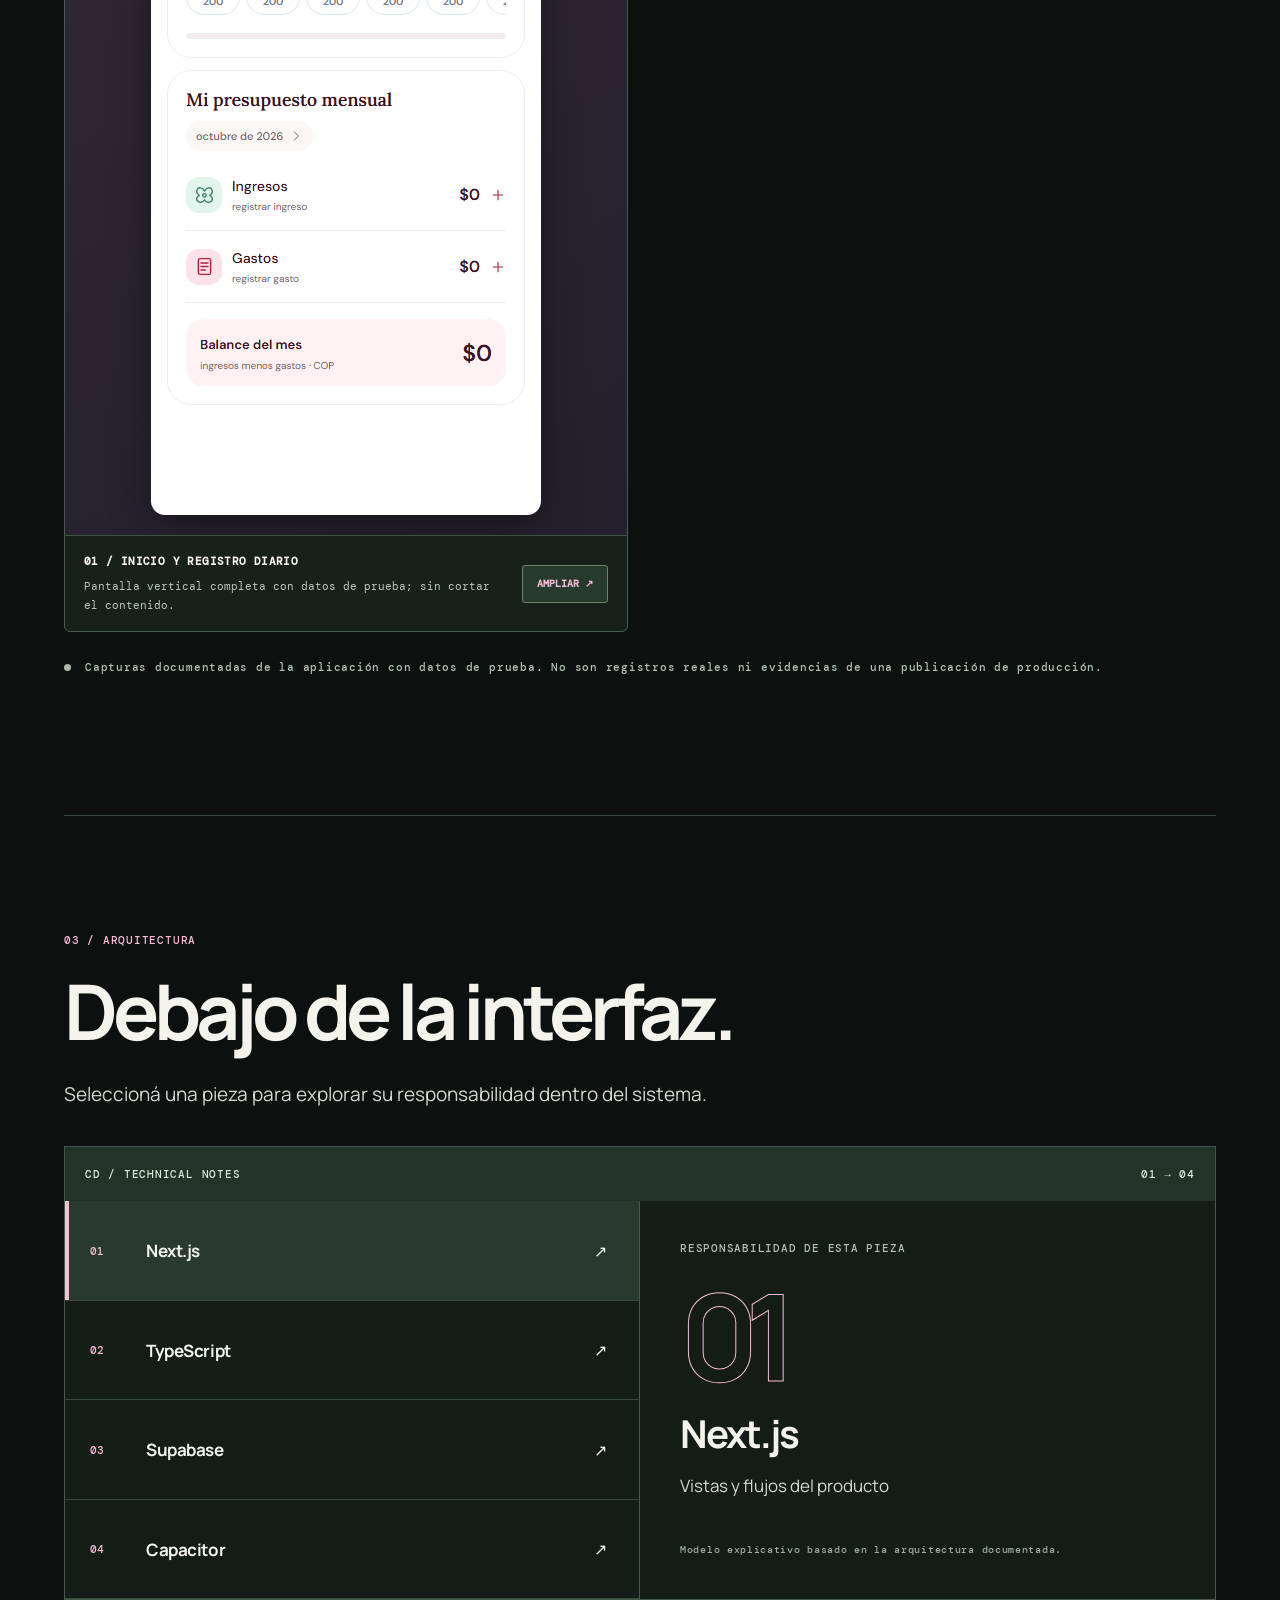
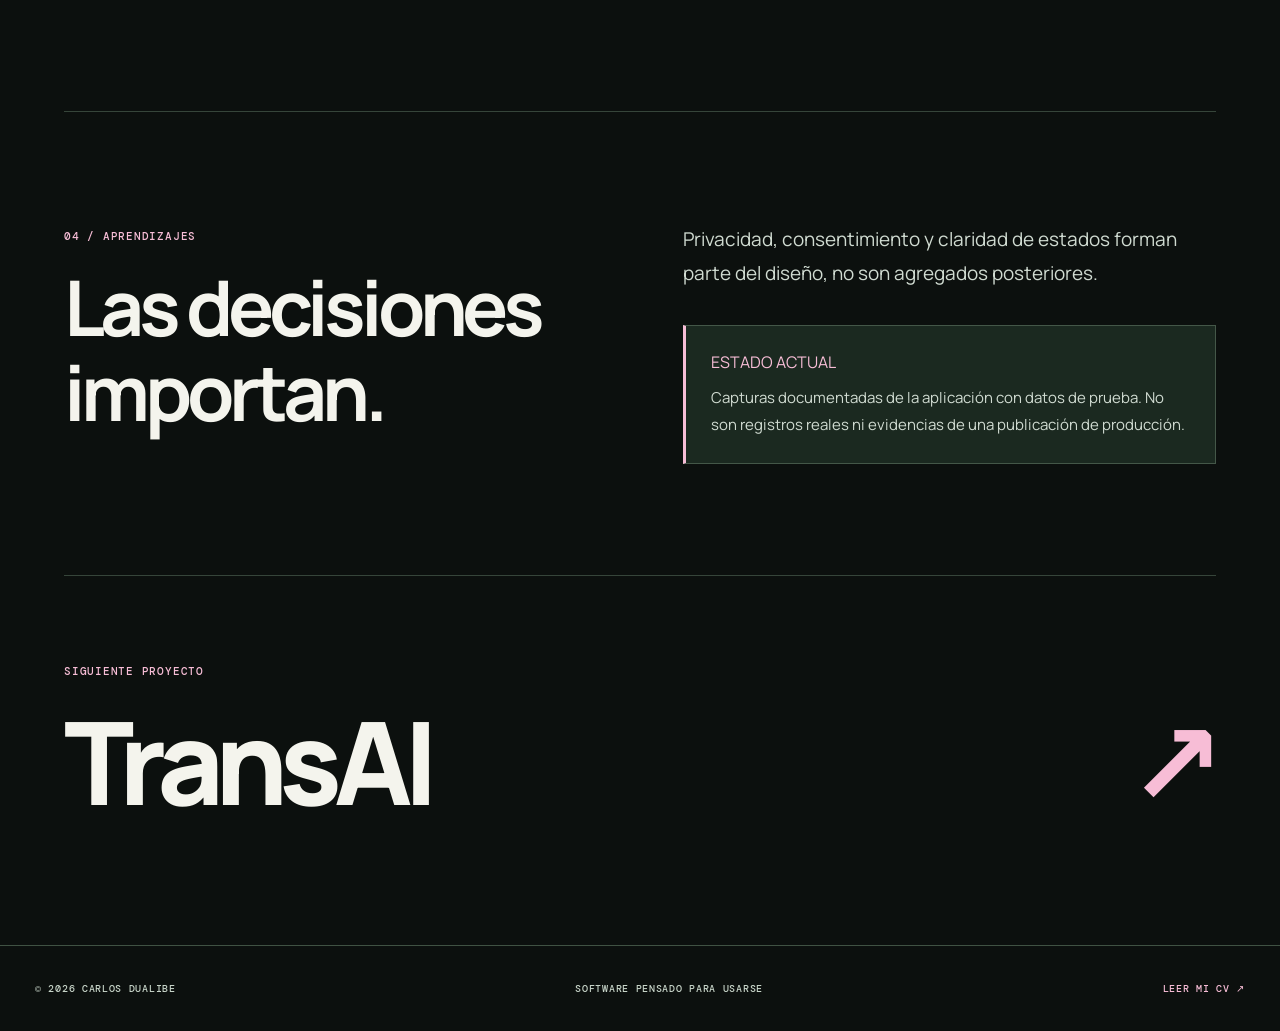
<file: work/mi-ciclo/index.html>
<!doctype html><html lang="es"><head><meta charset="utf-8"/><meta name="viewport" content="width=device-width, initial-scale=1"/><meta name="theme-color" content="#0b0d0e"/><meta name="description" content="Una experiencia de bienestar mobile-first con seguimiento del ciclo, registros cotidianos y atención a la privacidad."/><meta property="og:title" content="Mi Ciclo | Carlos Dualibe"/><meta property="og:description" content="Una experiencia de bienestar mobile-first con seguimiento del ciclo, registros cotidianos y atención a la privacidad."/><meta property="og:image" content="https://carlos-dualibe.vercel.app/assets/og-card.svg"/><meta property="og:locale" content="es_AR"/><link rel="canonical" href="https://carlos-dualibe.vercel.app/work/mi-ciclo/"/><link rel="icon" href="/assets/favicon.svg"/><link rel="preconnect" href="https://fonts.googleapis.com"/><link rel="preconnect" href="https://fonts.gstatic.com" crossorigin/><link href="https://fonts.googleapis.com/css2?family=Manrope:wght@400;500;600;700;800&amp;family=DM+Mono:wght@400;500&amp;display=swap" rel="stylesheet"/><link rel="stylesheet" href="/case.css"/><title>Mi Ciclo — Caso de estudio | Carlos Dualibe</title><style>:root{--case-accent:#f7bdd6}</style></head><body><a class="skip" href="#content">Saltar al contenido</a><div class="reading-progress"><div id="progressBar"></div></div><header class="case-header"><a class="brand" href="/">C<span>/</span>D<small>®</small></a><nav><a href="/#proyectos" data-i18n-case="back">← VOLVER A PROYECTOS</a><a href="/cv/" data-i18n-case="cv">CV</a><a href="/#contacto" data-i18n-case="contact">CONTACTO</a></nav><button id="switchCaseLanguage" aria-label="Cambiar idioma" type="button">ES / EN</button></header><main id="content"><section class="case-hero"><div class="hero-eyebrow"><span class="dot"></span><span id="caseCategory">BIENESTAR DIGITAL · TRABAJO PARA CLIENTE</span><span>02 / 05</span></div><div class="hero-grid"><div><p class="eyebrow" data-i18n-case="selected">CD / TRABAJO SELECCIONADO</p><h1>Mi Ciclo<span>.</span></h1><p class="hero-summary" id="caseSummary">Una experiencia de bienestar mobile-first con seguimiento del ciclo, registros cotidianos y atención a la privacidad.</p><div class="tags"><span>Next.js</span><span>TypeScript</span><span>Supabase</span><span>Capacitor</span></div><div class="hero-actions"><a href="#evidencia" class="primary" data-i18n-case="explore">EXPLORAR PROYECTO ↗</a></div></div><div class="hero-stamp"><span>CD / WORKBENCH</span><strong>02</strong><span id="caseStatus">En desarrollo · Código privado</span><p id="caseRole">Desarrollo de interfaz, flujos de aplicación e integración.</p></div></div></section><nav class="case-local-nav" aria-label="Navegación del caso"><a href="#contexto" data-i18n-case="context">01 / CONTEXTO</a><a href="#evidencia" data-i18n-case="evidenceNav">02 / EVIDENCIA</a><a href="#arquitectura" data-i18n-case="architectureNav">03 / ARQUITECTURA</a><a href="#aprendizajes" data-i18n-case="lessonsNav">04 / APRENDIZAJES</a></nav><section class="case-section split" id="contexto"><div><span class="section-label" data-case-section-label="contextIndex">01 / CONTEXTO</span><h2 id="caseProblemTitle" data-static-problem>El problema real.</h2></div><div><p id="caseProblem">El seguimiento personal necesita una experiencia clara y cálida, sin confundir estimaciones con diagnósticos ni trivializar los consentimientos.</p><aside class="note"><span data-i18n-case="approachLabel">EL ENFOQUE</span><p id="caseSolution">Trabajar una interfaz móvil coherente, con navegación, registro, autenticación y estados explícitos; integrar una base web preparada para su adaptación a dispositivos.</p></aside></div></section><section class="case-section" id="evidencia"><div class="section-head"><span class="section-label" data-case-section-label="evidenceIndex">02 / EVIDENCIA</span><h2 data-i18n-case="visualTitle">Lo que se puede ver.</h2><p id="caseEvidence">Capturas documentadas de la aplicación con datos de prueba. No son registros reales ni evidencias de una publicación de producción.</p></div><div class="case-gallery case-gallery--mobile"><figure class="case-evidence case-evidence--phone"><div class="case-evidence__viewport"><img src="/assets/mi-ciclo-monolito-home.png" width="390" height="2047" alt="Captura vertical completa del inicio de Mi Ciclo con seguimiento del ciclo y registros diarios de prueba." data-alt-es="Captura vertical completa del inicio de Mi Ciclo con seguimiento del ciclo y registros diarios de prueba." data-alt-en="Full-length Mi Ciclo home screen showing cycle tracking and test-data daily records." loading="lazy" decoding="async"/></div><figcaption class="case-evidence__caption"><div><strong data-i18n-case="evidenceMobileHomeTitle"></strong><span data-i18n-case="evidenceMobileHomeNote"></span></div><button type="button" class="case-image-trigger case-evidence__expand" data-src="/assets/mi-ciclo-monolito-home.png" data-alt-es="Captura vertical completa del inicio de Mi Ciclo con seguimiento del ciclo y registros diarios de prueba." data-alt-en="Full-length Mi Ciclo home screen showing cycle tracking and test-data daily records." data-i18n-case="view">AMPLIAR ↗</button></figcaption></figure><figure class="case-evidence case-evidence--phone"><div class="case-evidence__viewport"><img src="/assets/mi-ciclo-monolito-descubrir.png" width="390" height="844" alt="Captura completa de la pantalla Descubrir de Mi Ciclo con navegación inferior." data-alt-es="Captura completa de la pantalla Descubrir de Mi Ciclo con navegación inferior." data-alt-en="Uncropped Mi Ciclo Discover screen with bottom navigation." loading="lazy" decoding="async"/></div><figcaption class="case-evidence__caption"><div><strong data-i18n-case="evidenceMobileDiscoverTitle"></strong><span data-i18n-case="evidenceMobileDiscoverNote"></span></div><button type="button" class="case-image-trigger case-evidence__expand" data-src="/assets/mi-ciclo-monolito-descubrir.png" data-alt-es="Captura completa de la pantalla Descubrir de Mi Ciclo con navegación inferior." data-alt-en="Uncropped Mi Ciclo Discover screen with bottom navigation." data-i18n-case="view">AMPLIAR ↗</button></figcaption></figure></div><div class="status-caption"><span class="dot"></span><p id="caseCurrent">En desarrollo · Código privado · Capturas documentadas de la aplicación con datos de prueba. No son registros reales ni evidencias de una publicación de producción.</p></div></section><section class="case-section" id="arquitectura"><div class="section-head"><span class="section-label" data-case-section-label="architectureIndex">03 / ARQUITECTURA</span><h2 data-i18n-case="architectureTitle">Debajo de la interfaz.</h2><p data-i18n-case="architectureDesc">Seleccioná una pieza para explorar su responsabilidad dentro del sistema.</p></div><div class="architecture"><div class="architecture-top"><span>CD / TECHNICAL NOTES</span><span>01 → 04</span></div><div class="architecture-grid"><div class="layers"><button class="layer-button is-active" type="button" data-layer="0" aria-pressed="true"><span>01</span><strong>Next.js</strong><span>↗</span></button><button class="layer-button" type="button" data-layer="1" aria-pressed="false"><span>02</span><strong>TypeScript</strong><span>↗</span></button><button class="layer-button" type="button" data-layer="2" aria-pressed="false"><span>03</span><strong>Supabase</strong><span>↗</span></button><button class="layer-button" type="button" data-layer="3" aria-pressed="false"><span>04</span><strong>Capacitor</strong><span>↗</span></button></div><div class="layer-content"><span data-i18n-case="layerResponsibility">RESPONSABILIDAD DE ESTA PIEZA</span><strong id="layerNumber">01</strong><h3 id="layerTitle">Next.js</h3><p id="layerDescription">Vistas y flujos del producto</p><small data-i18n-case="architectureDisclaimer">Modelo explicativo de la arquitectura documentada.</small></div></div></div></section><section class="case-section split" id="aprendizajes"><div><span class="section-label" data-case-section-label="takeawaysIndex">04 / APRENDIZAJES</span><h2 data-i18n-case="lessonsTitle">Lo que aprendí construyéndolo.</h2></div><div><p id="caseTakeaway">Privacidad, consentimiento y claridad de estados forman parte del diseño, no son agregados posteriores.</p><div class="takeaway-note"><span data-i18n-case="statusLabel">ESTADO ACTUAL</span><p id="caseStatusDetail">Capturas documentadas de la aplicación con datos de prueba. No son registros reales ni evidencias de una publicación de producción.</p></div></div></section><section class="next-case"><span data-i18n-case="next">SIGUIENTE PROYECTO</span><a href="/work/transai/">TransAI <span>↗</span></a></section></main><footer><span>© 2026 CARLOS DUALIBE</span><span data-i18n-case="footer">SOFTWARE PENSADO PARA USARSE</span><a href="/cv/" data-i18n-case="cvLong">LEER MI CV ↗</a></footer><dialog id="caseLightbox"><button id="closeLightbox" type="button" aria-label="Cerrar imagen">✕</button><img id="lightboxImg" alt=""/></dialog><script type="application/json" id="caseData">{"slug":"mi-ciclo","n":"02","name":"Mi Ciclo","accent":"#f7bdd6","stack":["Next.js","TypeScript","Supabase","Capacitor"],"images":["/assets/mi-ciclo-monolito-home.png","/assets/mi-ciclo-monolito-descubrir.png"],"es":{"tag":"BIENESTAR DIGITAL · TRABAJO PARA CLIENTE","state":"En desarrollo · Código privado","summary":"Una experiencia de bienestar mobile-first con seguimiento del ciclo, registros cotidianos y atención a la privacidad.","problem":"El seguimiento personal necesita una experiencia clara y cálida, sin confundir estimaciones con diagnósticos ni trivializar los consentimientos.","solution":"Trabajar una interfaz móvil coherente, con navegación, registro, autenticación y estados explícitos; integrar una base web preparada para su adaptación a dispositivos.","evidence":"Capturas documentadas de la aplicación con datos de prueba. No son registros reales ni evidencias de una publicación de producción.","takeaway":"Privacidad, consentimiento y claridad de estados forman parte del diseño, no son agregados posteriores.","role":"Desarrollo de interfaz, flujos de aplicación e integración.","layers":[["Next.js","Vistas y flujos del producto"],["TypeScript","Estructuras y estados compartidos"],["Supabase","Autenticación y persistencia"],["Capacitor","Integración con plataformas móviles"]]},"en":{"tag":"WELLNESS APP · CLIENT PROJECT","state":"In development · Private code","summary":"A mobile-first wellness experience with cycle tracking, daily logging and a thoughtful approach to privacy.","problem":"Personal tracking needs a clear, welcoming experience without confusing estimates with diagnoses or treating consent as decoration.","solution":"Build coherent mobile navigation, logging, authentication and explicit states around a web foundation that can be adapted to mobile platforms.","evidence":"Documented application screenshots with test data. They are not personal records or evidence of a production release.","takeaway":"Privacy, consent and clear state communication belong in the product from the start.","role":"UI development, application flows and integrations.","layers":[["Next.js","Product screens and user journeys"],["TypeScript","Shared data structures and states"],["Supabase","Authentication and persistence"],["Capacitor","Mobile platform integration"]]}}</script><script defer src="/case.js"></script></body></html>
</file>
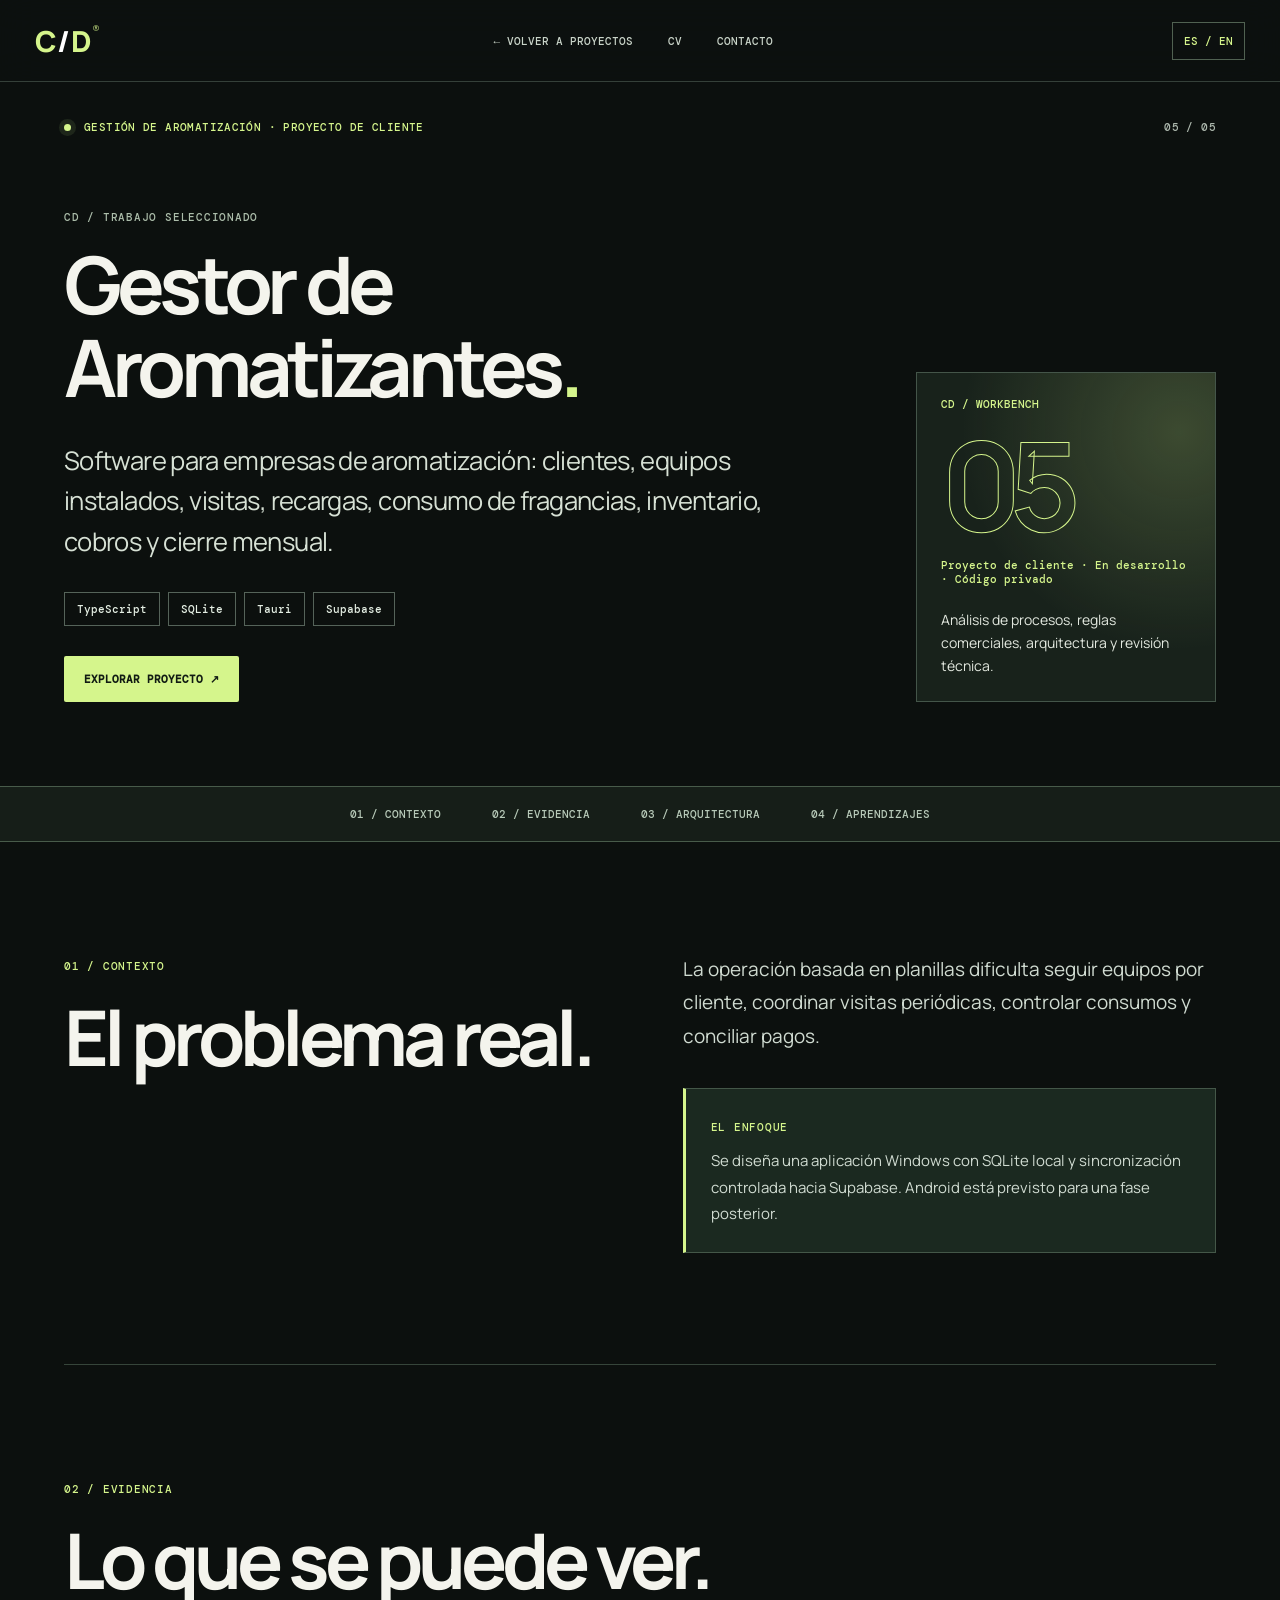
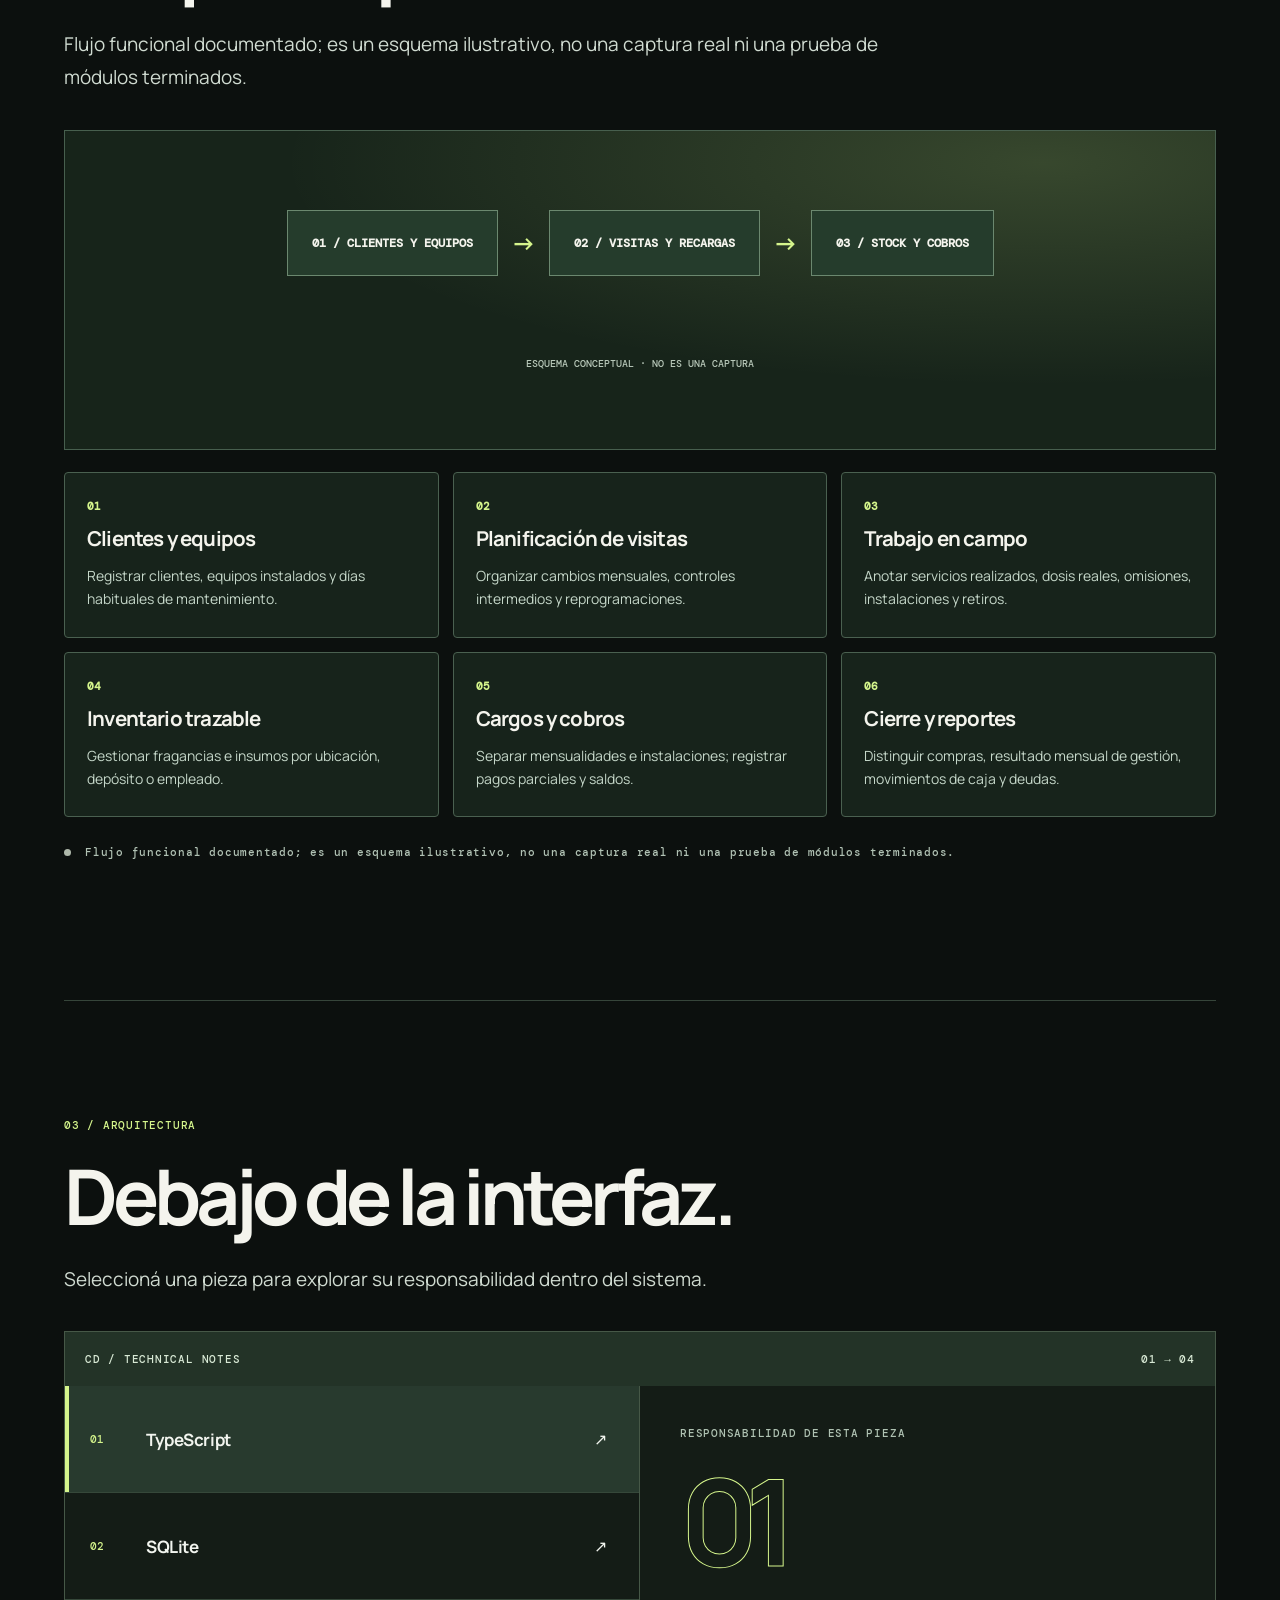
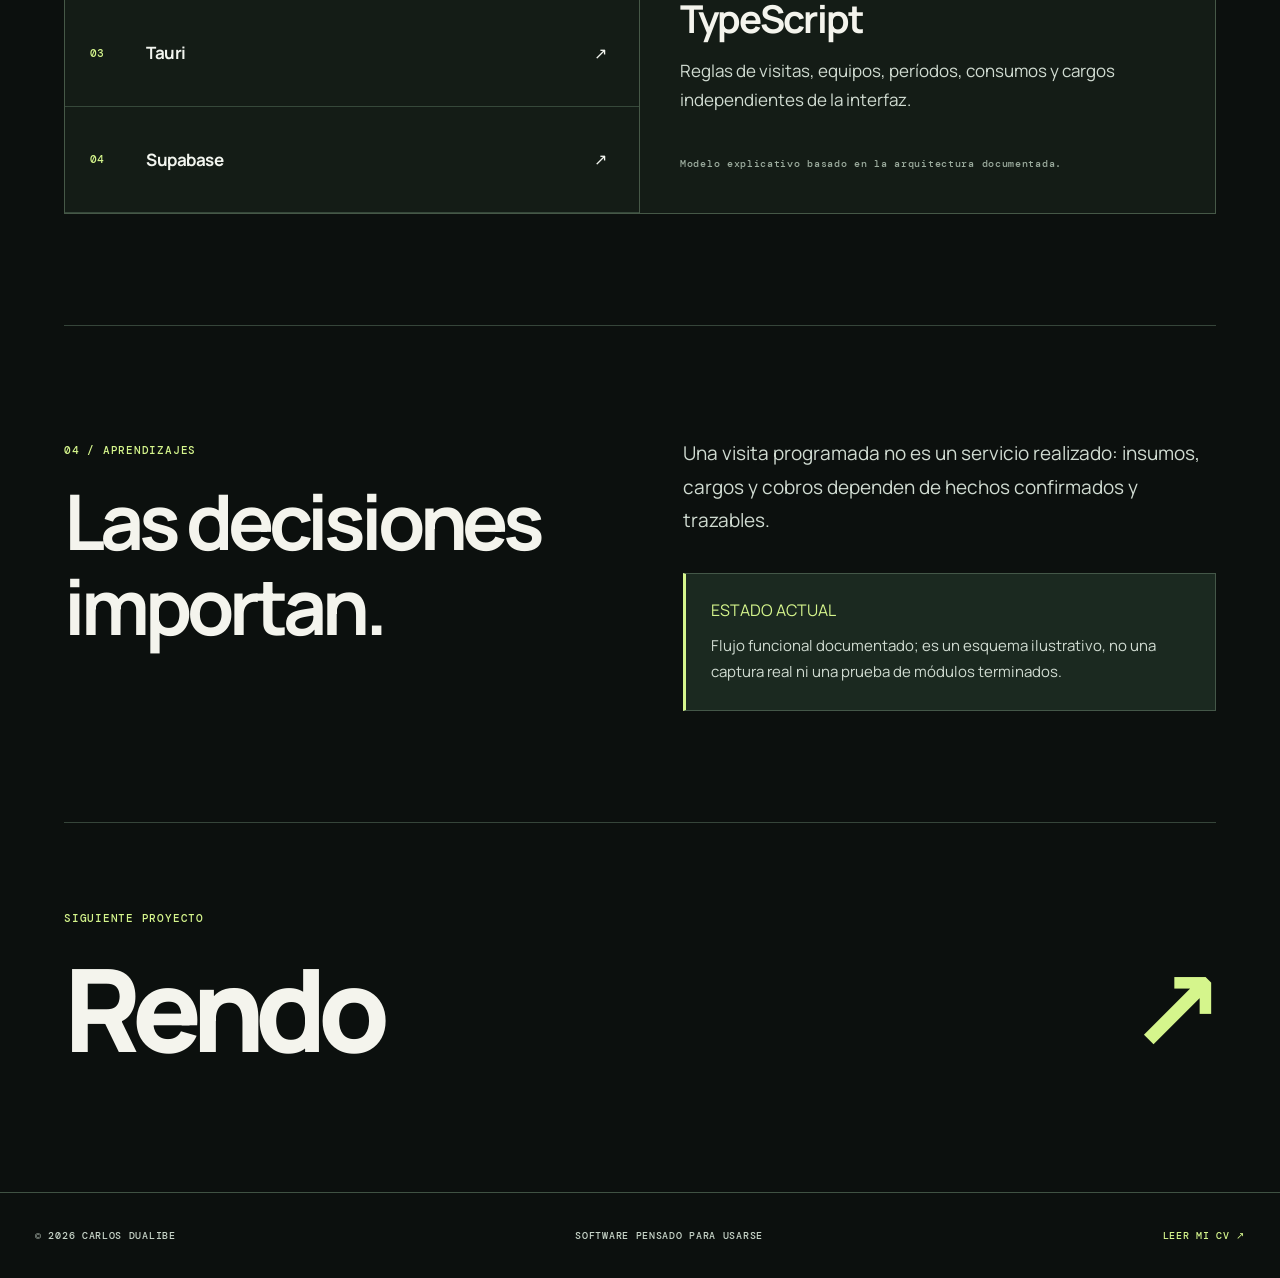
<file: work/offline/index.html>
<!doctype html><html lang="es"><head><meta charset="utf-8"/><meta name="viewport" content="width=device-width, initial-scale=1"/><meta name="theme-color" content="#0b0d0e"/><meta name="description" content="Gestor de Aromatizantes: clientes, equipos instalados, visitas, recargas de fragancias, stock, cobros y cierre mensual. Proyecto en desarrollo."/><meta property="og:title" content="Gestor de Aromatizantes | Carlos Dualibe"/><meta property="og:description" content="Software para administrar servicios de aromatización de ambientes. Caso profesional en desarrollo; código privado."/><meta property="og:image" content="https://carlos-dualibe.vercel.app/assets/og-card.svg"/><meta property="og:locale" content="es_AR"/><link rel="canonical" href="https://carlos-dualibe.vercel.app/work/offline/"/><link rel="icon" href="/assets/favicon.svg"/><link rel="preconnect" href="https://fonts.googleapis.com"/><link rel="preconnect" href="https://fonts.gstatic.com" crossorigin/><link href="https://fonts.googleapis.com/css2?family=Manrope:wght@400;500;600;700;800&amp;family=DM+Mono:wght@400;500&amp;display=swap" rel="stylesheet"/><link rel="stylesheet" href="/case.css"/><title>Gestor de Aromatizantes — Caso de estudio | Carlos Dualibe</title><style>:root{--case-accent:#d5f58c}</style></head><body><a class="skip" href="#content">Saltar al contenido</a><div class="reading-progress"><div id="progressBar"></div></div><header class="case-header"><a class="brand" href="/">C<span>/</span>D<small>®</small></a><nav><a href="/#proyectos" data-i18n-case="back">← VOLVER A PROYECTOS</a><a href="/cv/" data-i18n-case="cv">CV</a><a href="/#contacto" data-i18n-case="contact">CONTACTO</a></nav><button id="switchCaseLanguage" aria-label="Cambiar idioma" type="button">ES / EN</button></header><main id="content"><section class="case-hero case-hero--aroma"><div class="hero-eyebrow"><span class="dot"></span><span id="caseCategory">GESTIÓN DE AROMATIZACIÓN · PROYECTO DE CLIENTE</span><span>05 / 05</span></div><div class="hero-grid"><div><p class="eyebrow" data-i18n-case="selected">CD / TRABAJO SELECCIONADO</p><h1><span class="case-product-text" id="caseProductName">Gestor de Aromatizantes</span><span>.</span></h1><p class="hero-summary" id="caseSummary">Gestión de equipos de aromatización, visitas, recargas, inventario, cobros y cierres mensuales.</p><div class="tags"><span>TypeScript</span><span>SQLite</span><span>Tauri</span><span>Supabase</span></div><div class="hero-actions"><a href="#evidencia" class="primary" data-i18n-case="explore">EXPLORAR PROYECTO ↗</a></div></div><div class="hero-stamp"><span>CD / WORKBENCH</span><strong>05</strong><span id="caseStatus">Proyecto de cliente · En desarrollo · Código privado</span><p id="caseRole">Análisis de procesos, reglas comerciales, arquitectura y revisión técnica.</p></div></div></section><nav class="case-local-nav" aria-label="Navegación del caso"><a href="#contexto" data-i18n-case="context">01 / CONTEXTO</a><a href="#evidencia" data-i18n-case="evidenceNav">02 / EVIDENCIA</a><a href="#arquitectura" data-i18n-case="architectureNav">03 / ARQUITECTURA</a><a href="#aprendizajes" data-i18n-case="lessonsNav">04 / APRENDIZAJES</a></nav><section class="case-section split" id="contexto"><div><span class="section-label" data-case-section-label="contextIndex">01 / CONTEXTO</span><h2 id="caseProblemTitle" data-static-problem>El problema real.</h2></div><div><p id="caseProblem">La operación basada en planillas dificulta seguir equipos por cliente, coordinar visitas periódicas, controlar consumos y conciliar pagos.</p><aside class="note"><span data-i18n-case="approachLabel">EL ENFOQUE</span><p id="caseSolution">Se diseña una aplicación Windows con SQLite local y sincronización controlada hacia Supabase. Android está previsto para una fase posterior.</p></aside></div></section><section class="case-section" id="evidencia"><div class="section-head"><span class="section-label" data-case-section-label="evidenceIndex">02 / EVIDENCIA</span><h2 data-i18n-case="visualTitle">Lo que se puede ver.</h2><p id="caseEvidence">Flujo funcional documentado; es un esquema ilustrativo, no una captura real ni una prueba de módulos terminados.</p></div><div class="case-diagram" role="img" aria-label="Flujo funcional de gestión de aromatización, no una captura real"><span data-aroma-flow="0">01 / CLIENTES Y EQUIPOS</span><b>→</b><span data-aroma-flow="1">02 / VISITAS Y RECARGAS</span><b>→</b><span data-aroma-flow="2">03 / STOCK Y COBROS</span><small data-i18n-case="diagramNote">ESQUEMA CONCEPTUAL · NO ES UNA CAPTURA</small></div><div class="aroma-process" role="list" aria-label="Etapas funcionales del gestor de aromatización"><article role="listitem" class="aroma-process-step" data-aroma-step="0"><span>01</span><h3>Clientes y equipos</h3><p>Registrar clientes, equipos instalados y días habituales de mantenimiento.</p></article><article role="listitem" class="aroma-process-step" data-aroma-step="1"><span>02</span><h3>Planificación de visitas</h3><p>Organizar cambios mensuales, controles intermedios y reprogramaciones.</p></article><article role="listitem" class="aroma-process-step" data-aroma-step="2"><span>03</span><h3>Trabajo en campo</h3><p>Anotar servicios realizados, dosis reales, omisiones, instalaciones y retiros.</p></article><article role="listitem" class="aroma-process-step" data-aroma-step="3"><span>04</span><h3>Inventario trazable</h3><p>Gestionar fragancias e insumos por ubicación, depósito o empleado.</p></article><article role="listitem" class="aroma-process-step" data-aroma-step="4"><span>05</span><h3>Cargos y cobros</h3><p>Separar mensualidades e instalaciones; registrar pagos parciales y saldos.</p></article><article role="listitem" class="aroma-process-step" data-aroma-step="5"><span>06</span><h3>Cierre y reportes</h3><p>Distinguir compras, resultado mensual de gestión, movimientos de caja y deudas.</p></article></div><div class="status-caption"><span class="dot"></span><p id="caseCurrent">Proyecto de cliente en desarrollo · Diagrama funcional, no captura · Sin código ni datos operativos privados.</p></div></section><section class="case-section" id="arquitectura"><div class="section-head"><span class="section-label" data-case-section-label="architectureIndex">03 / ARQUITECTURA</span><h2 data-i18n-case="architectureTitle">Debajo de la interfaz.</h2><p data-i18n-case="architectureDesc">Seleccioná una pieza para explorar su responsabilidad dentro del sistema.</p></div><div class="architecture"><div class="architecture-top"><span>CD / TECHNICAL NOTES</span><span>01 → 04</span></div><div class="architecture-grid"><div class="layers"><button class="layer-button is-active" type="button" data-layer="0" aria-pressed="true"><span>01</span><strong>TypeScript</strong><span>↗</span></button><button class="layer-button" type="button" data-layer="1" aria-pressed="false"><span>02</span><strong>SQLite</strong><span>↗</span></button><button class="layer-button" type="button" data-layer="2" aria-pressed="false"><span>03</span><strong>Tauri</strong><span>↗</span></button><button class="layer-button" type="button" data-layer="3" aria-pressed="false"><span>04</span><strong>Supabase</strong><span>↗</span></button></div><div class="layer-content"><span data-i18n-case="layerResponsibility">RESPONSABILIDAD DE ESTA PIEZA</span><strong id="layerNumber">01</strong><h3 id="layerTitle">TypeScript</h3><p id="layerDescription">Reglas y estados de negocio</p><small data-i18n-case="architectureDisclaimer">Modelo explicativo de la arquitectura documentada.</small></div></div></div></section><section class="case-section split" id="aprendizajes"><div><span class="section-label" data-case-section-label="takeawaysIndex">04 / APRENDIZAJES</span><h2 data-i18n-case="lessonsTitle">Lo que aprendí construyéndolo.</h2></div><div><p id="caseTakeaway">Una visita programada no es un servicio realizado: insumos, cargos y cobros dependen de hechos confirmados y trazables.</p><div class="takeaway-note"><span data-i18n-case="statusLabel">ESTADO ACTUAL</span><p id="caseStatusDetail">Proyecto de cliente en desarrollo · Diagrama funcional, no captura · Sin código ni datos operativos privados.</p></div></div></section><section class="next-case"><span data-i18n-case="next">SIGUIENTE PROYECTO</span><a href="/work/rendo/">Rendo <span>↗</span></a></section></main><footer><span>© 2026 CARLOS DUALIBE</span><span data-i18n-case="footer">SOFTWARE PENSADO PARA USARSE</span><a href="/cv/" data-i18n-case="cvLong">LEER MI CV ↗</a></footer><dialog id="caseLightbox"><button id="closeLightbox" type="button" aria-label="Cerrar imagen">✕</button><img id="lightboxImg" alt=""/></dialog><script type="application/json" id="caseData">{"slug":"offline","n":"05","name":"Gestor de Aromatizantes","accent":"#d5f58c","stack":["TypeScript","SQLite","Tauri","Supabase"],"images":[],"es":{"name":"Gestor de Aromatizantes","tag":"GESTIÓN DE AROMATIZACIÓN · PROYECTO DE CLIENTE","state":"Proyecto de cliente · En desarrollo · Código privado","summary":"Software para empresas de aromatización: clientes, equipos instalados, visitas, recargas, consumo de fragancias, inventario, cobros y cierre mensual.","problem":"La operación basada en planillas dificulta seguir equipos por cliente, coordinar visitas periódicas, controlar consumos y conciliar pagos.","solution":"Se diseña una aplicación Windows con SQLite local y sincronización controlada hacia Supabase. Android está previsto para una fase posterior.","evidence":"Flujo funcional documentado; es un esquema ilustrativo, no una captura real ni una prueba de módulos terminados.","takeaway":"Una visita programada no es un servicio realizado: insumos, cargos y cobros dependen de hechos confirmados y trazables.","role":"Análisis de procesos, reglas comerciales, arquitectura y revisión técnica.","processLabel":"Etapas funcionales del gestor de aromatización","diagramAlt":"Esquema funcional de un servicio de aromatización; no es una captura real","flow":["01 / CLIENTES Y EQUIPOS","02 / VISITAS Y RECARGAS","03 / STOCK Y COBROS"],"steps":[["Clientes y equipos","Registrar clientes, equipos instalados y días habituales de mantenimiento."],["Planificación de visitas","Organizar cambios mensuales, controles intermedios y reprogramaciones."],["Trabajo en campo","Anotar servicios realizados, dosis reales, omisiones, instalaciones y retiros."],["Inventario trazable","Gestionar fragancias e insumos por ubicación, depósito o empleado."],["Cargos y cobros","Separar mensualidades e instalaciones; registrar pagos parciales y saldos."],["Cierre y reportes","Distinguir compras, resultado mensual de gestión, movimientos de caja y deudas."]],"layers":[["TypeScript","Reglas de visitas, equipos, períodos, consumos y cargos independientes de la interfaz."],["SQLite","Registro local transaccional para trabajar en campo y mantener operaciones pendientes de sincronización."],["Tauri","Aplicación Windows diseñada para operar en equipos de pocos recursos; entrega comercial en desarrollo."],["Supabase","Autoridad remota para permisos por usuario y recepción controlada de operaciones."]]},"en":{"name":"Scent Service Manager","tag":"SCENT SERVICE OPERATIONS · CLIENT PROJECT","state":"Client project · In development · Private source code","summary":"Management software for scent service businesses: clients, installed devices, visits, refills, fragrance consumption, inventory, collections and monthly reporting.","problem":"Spreadsheet-based work makes it difficult to track customer devices, schedule recurring visits, manage supplies and reconcile payments.","solution":"A Windows application is being designed with local SQLite records and controlled synchronization with Supabase. Android is planned for a later phase.","evidence":"Documented functional workflow. This is an explanatory diagram, not a real screenshot or proof of completed business features.","takeaway":"A scheduled visit is not a completed service: stock consumption, charges and payments require confirmed, traceable events.","role":"Business process analysis, commercial rules, architecture and technical review.","processLabel":"Scent service management workflow","diagramAlt":"Illustrative scent service workflow, not a screenshot","flow":["01 / CLIENTS & DEVICES","02 / VISITS & REFILLS","03 / STOCK & PAYMENTS"],"steps":[["Clients and devices","Register customers, installed devices and recurring maintenance days."],["Visit scheduling","Plan monthly refills, intermediate checks and rescheduling."],["Field service","Record completed work, actual doses, skipped visits, installations and removals."],["Traceable inventory","Track fragrances and supplies by location, depot or employee."],["Charges and collections","Separate recurring fees from installation charges; track partial payments and balances."],["Monthly close and reports","Keep purchases, management results, cash movements and debts separate."]],"layers":[["TypeScript","Domain rules for visits, devices, service periods, supplies and charges, independent of the UI."],["SQLite","Transactional local records for field work and pending synchronization operations."],["Tauri","Windows desktop application designed for low-resource computers; business delivery is in progress."],["Supabase","Remote authority for user permissions and controlled processing of operations."]]}}</script><script defer src="/case.js"></script></body></html>
</file>
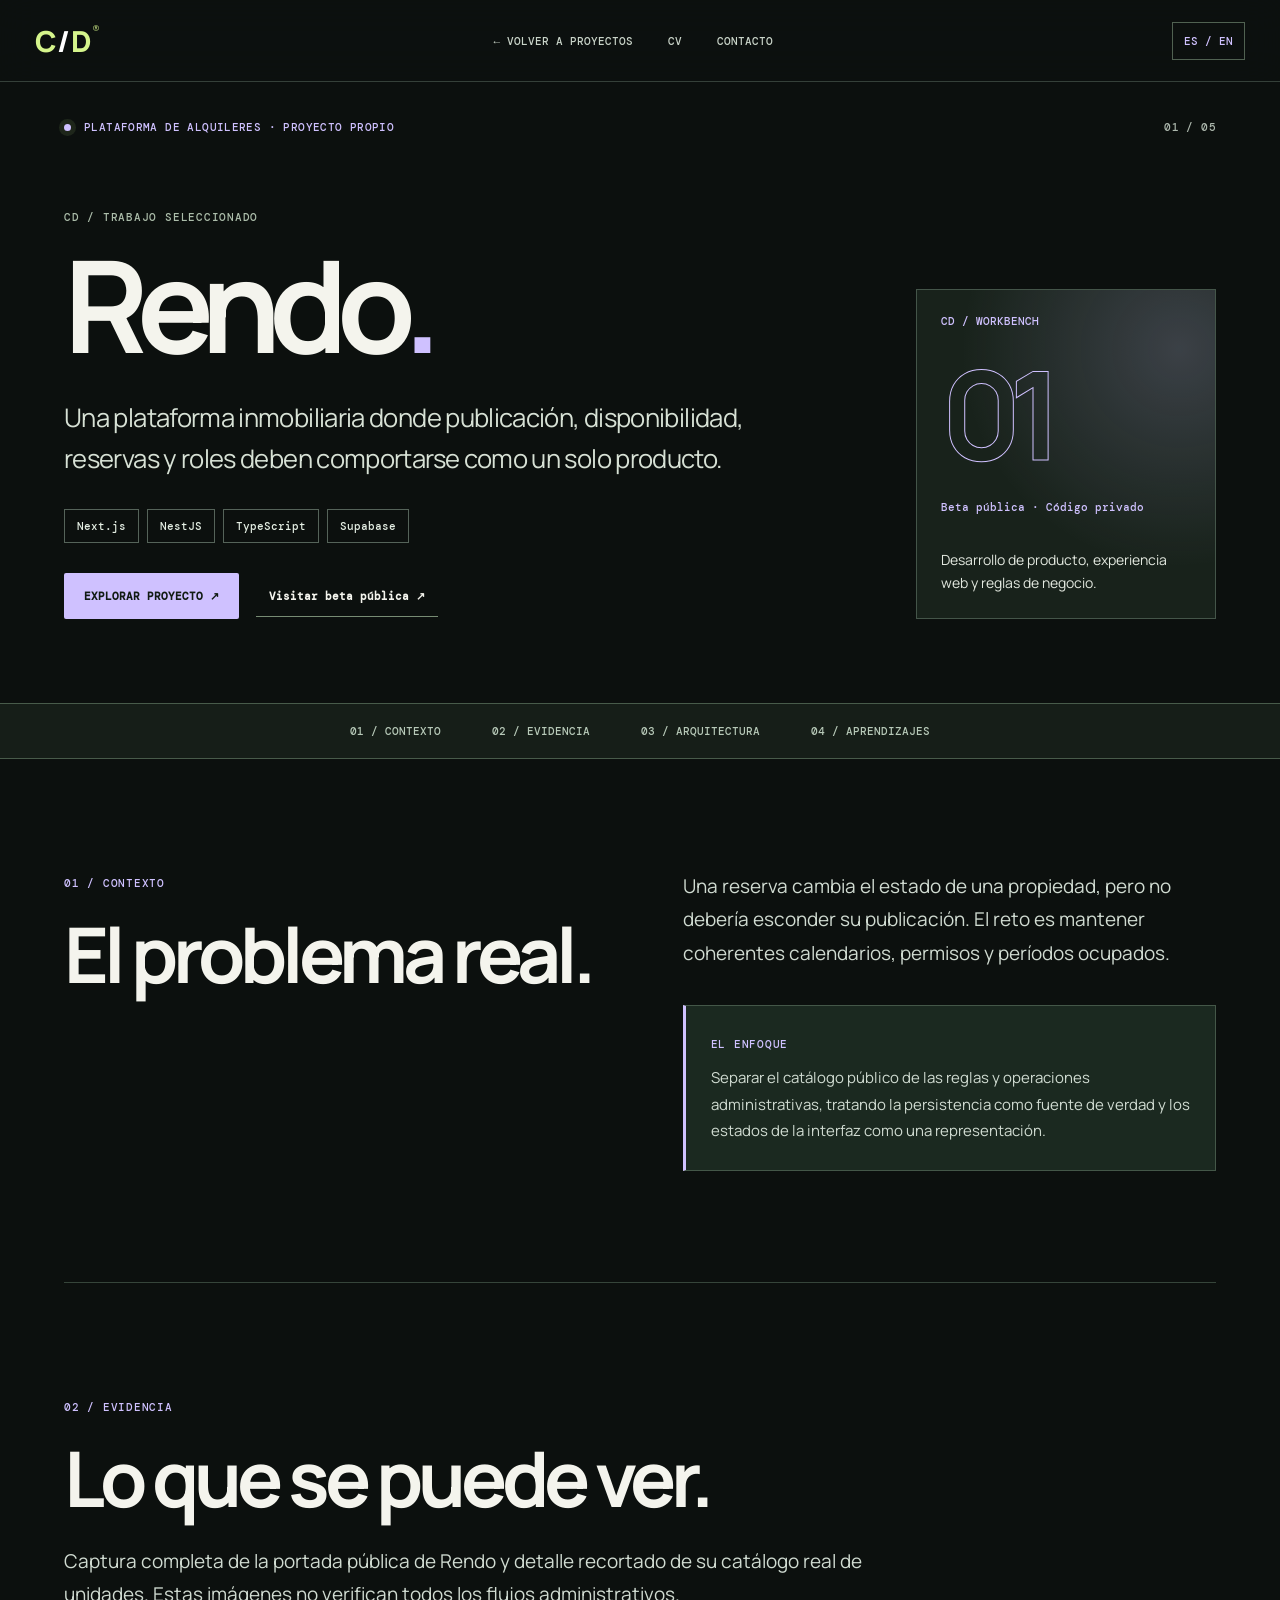
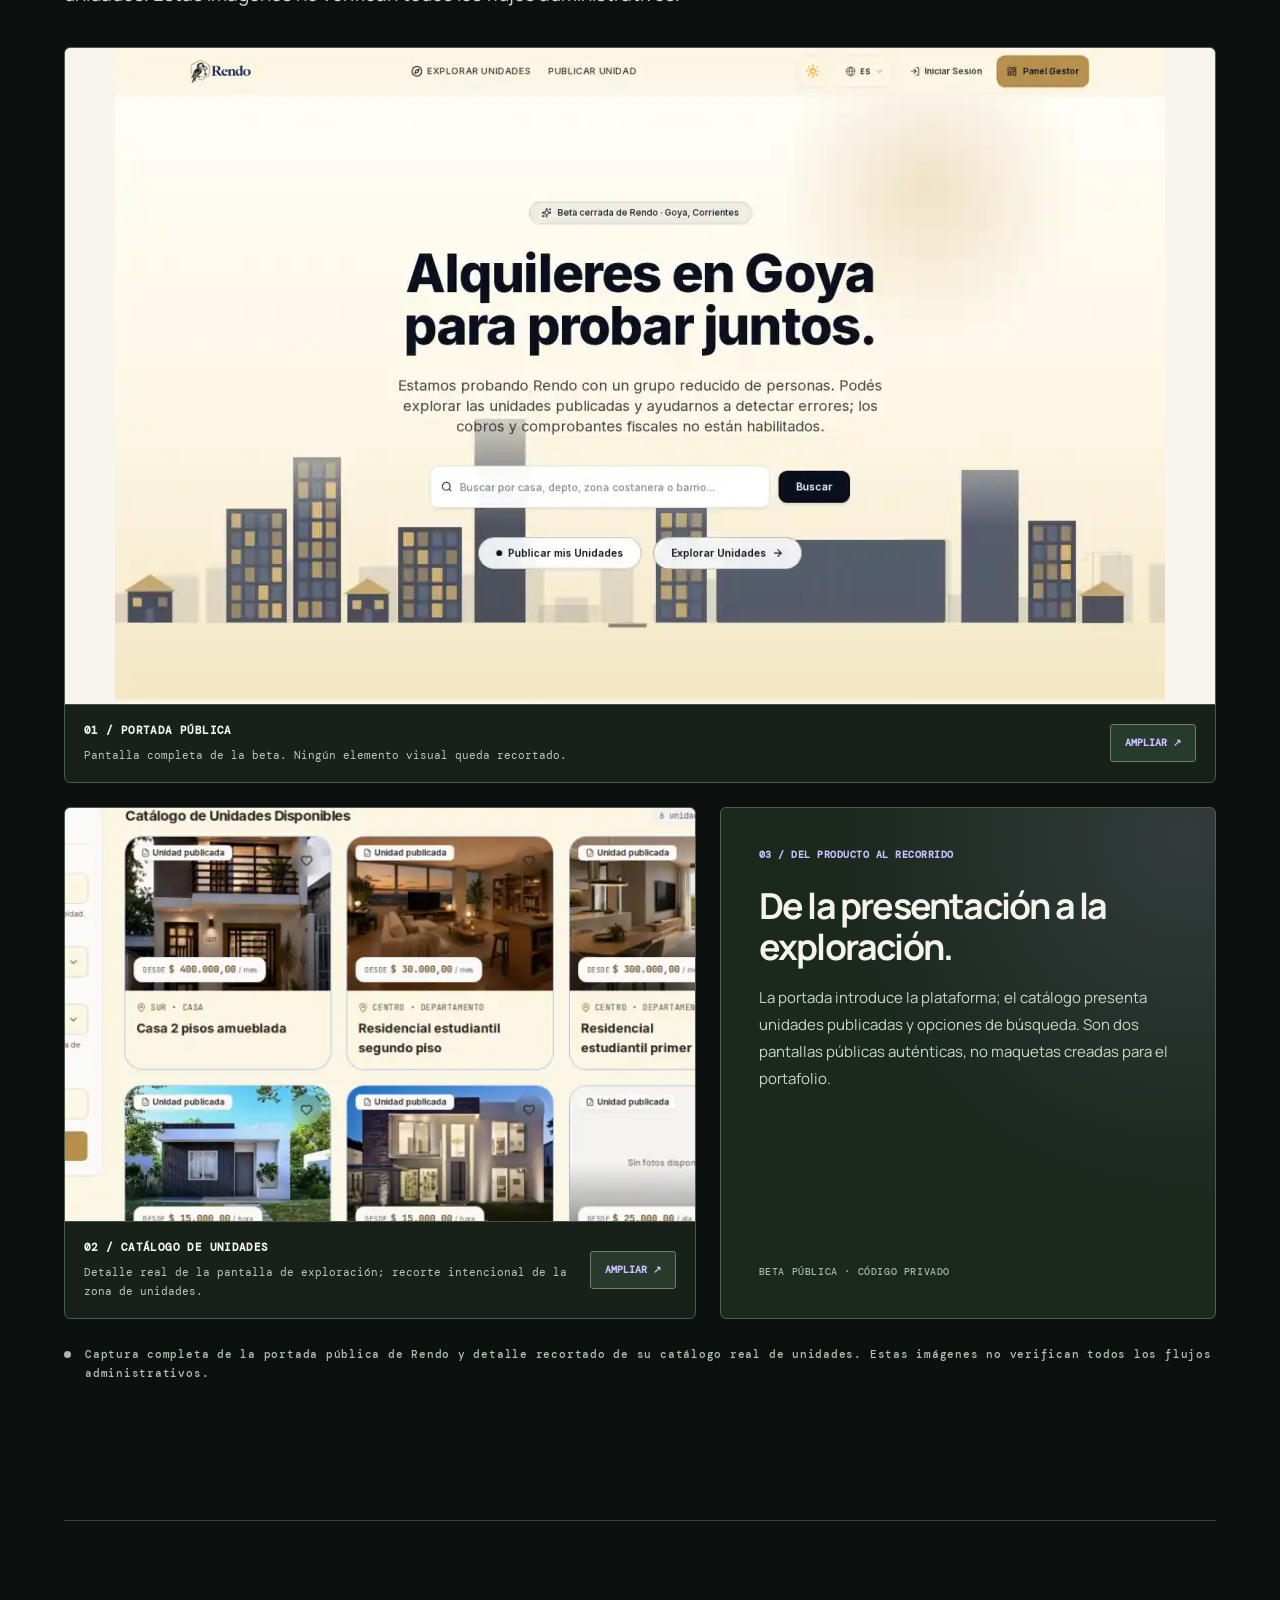
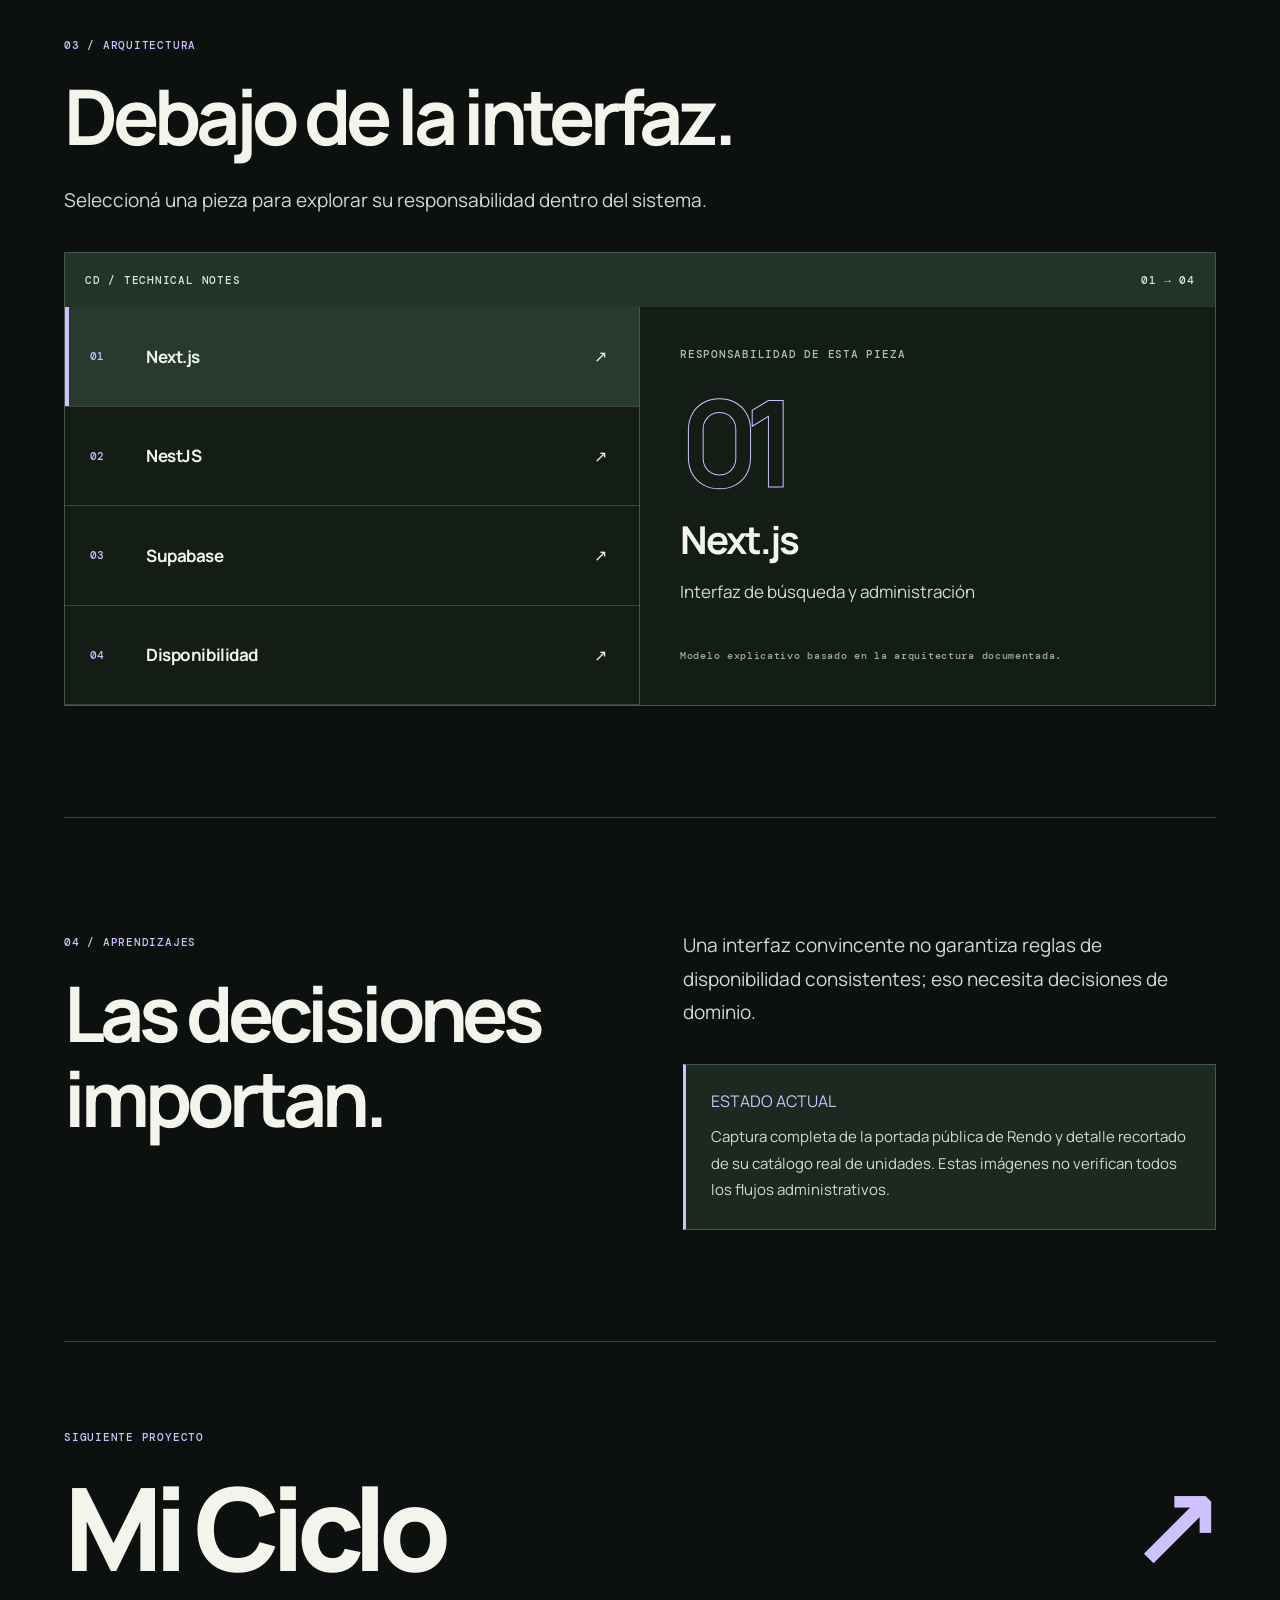
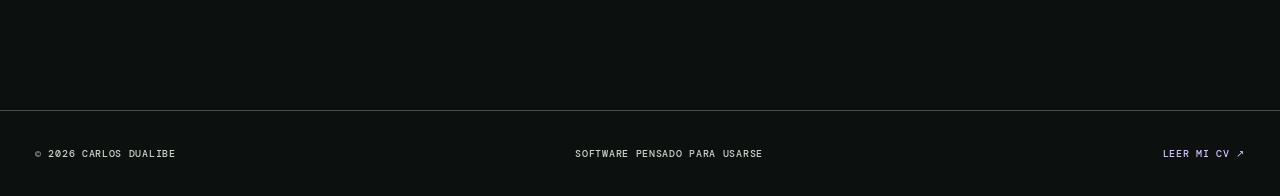
<file: work/rendo/index.html>
<!doctype html><html lang="es"><head><meta charset="utf-8"/><meta name="viewport" content="width=device-width, initial-scale=1"/><meta name="theme-color" content="#0b0d0e"/><meta name="description" content="Una plataforma inmobiliaria donde publicación, disponibilidad, reservas y roles deben comportarse como un solo producto."/><meta property="og:title" content="Rendo | Carlos Dualibe"/><meta property="og:description" content="Una plataforma inmobiliaria donde publicación, disponibilidad, reservas y roles deben comportarse como un solo producto."/><meta property="og:image" content="https://carlos-dualibe.vercel.app/assets/og-card.svg"/><meta property="og:locale" content="es_AR"/><link rel="canonical" href="https://carlos-dualibe.vercel.app/work/rendo/"/><link rel="icon" href="/assets/favicon.svg"/><link rel="preconnect" href="https://fonts.googleapis.com"/><link rel="preconnect" href="https://fonts.gstatic.com" crossorigin/><link href="https://fonts.googleapis.com/css2?family=Manrope:wght@400;500;600;700;800&amp;family=DM+Mono:wght@400;500&amp;display=swap" rel="stylesheet"/><link rel="stylesheet" href="/case.css"/><title>Rendo — Caso de estudio | Carlos Dualibe</title><style>:root{--case-accent:#cfc1ff}</style></head><body><a class="skip" href="#content">Saltar al contenido</a><div class="reading-progress"><div id="progressBar"></div></div><header class="case-header"><a class="brand" href="/">C<span>/</span>D<small>®</small></a><nav><a href="/#proyectos" data-i18n-case="back">← VOLVER A PROYECTOS</a><a href="/cv/" data-i18n-case="cv">CV</a><a href="/#contacto" data-i18n-case="contact">CONTACTO</a></nav><button id="switchCaseLanguage" aria-label="Cambiar idioma" type="button">ES / EN</button></header><main id="content"><section class="case-hero"><div class="hero-eyebrow"><span class="dot"></span><span id="caseCategory">PLATAFORMA DE ALQUILERES · PROYECTO PROPIO</span><span>01 / 05</span></div><div class="hero-grid"><div><p class="eyebrow" data-i18n-case="selected">CD / TRABAJO SELECCIONADO</p><h1>Rendo<span>.</span></h1><p class="hero-summary" id="caseSummary">Una plataforma inmobiliaria donde publicación, disponibilidad, reservas y roles deben comportarse como un solo producto.</p><div class="tags"><span>Next.js</span><span>NestJS</span><span>TypeScript</span><span>Supabase</span></div><div class="hero-actions"><a href="#evidencia" class="primary" data-i18n-case="explore">EXPLORAR PROYECTO ↗</a><a href="https://rendo-beta-web.vercel.app/es" rel="noopener noreferrer" target="_blank" id="sourceAction">Visitar beta pública ↗</a></div></div><div class="hero-stamp"><span>CD / WORKBENCH</span><strong>01</strong><span id="caseStatus">Beta pública · Código privado</span><p id="caseRole">Desarrollo de producto, experiencia web y reglas de negocio.</p></div></div></section><nav class="case-local-nav" aria-label="Navegación del caso"><a href="#contexto" data-i18n-case="context">01 / CONTEXTO</a><a href="#evidencia" data-i18n-case="evidenceNav">02 / EVIDENCIA</a><a href="#arquitectura" data-i18n-case="architectureNav">03 / ARQUITECTURA</a><a href="#aprendizajes" data-i18n-case="lessonsNav">04 / APRENDIZAJES</a></nav><section class="case-section split" id="contexto"><div><span class="section-label" data-case-section-label="contextIndex">01 / CONTEXTO</span><h2 id="caseProblemTitle" data-static-problem>El problema real.</h2></div><div><p id="caseProblem">Una reserva cambia el estado de una propiedad, pero no debería esconder su publicación. El reto es mantener coherentes calendarios, permisos y períodos ocupados.</p><aside class="note"><span data-i18n-case="approachLabel">EL ENFOQUE</span><p id="caseSolution">Separar el catálogo público de las reglas y operaciones administrativas, tratando la persistencia como fuente de verdad y los estados de la interfaz como una representación.</p></aside></div></section><section class="case-section" id="evidencia"><div class="section-head"><span class="section-label" data-case-section-label="evidenceIndex">02 / EVIDENCIA</span><h2 data-i18n-case="visualTitle">Lo que se puede ver.</h2><p id="caseEvidence">Captura auténtica de la beta pública. No acredita el funcionamiento de todos los flujos administrativos.</p></div><div class="case-gallery case-gallery--editorial"><figure class="case-evidence case-evidence--hero"><div class="case-evidence__viewport"><img src="/assets/rendo-home-clear.webp" width="1050" height="656" alt="Portada completa de la beta pública de Rendo con navegación, presentación y accesos principales." data-alt-es="Portada completa de la beta pública de Rendo con navegación, presentación y accesos principales." data-alt-en="Uncropped screenshot of Rendo public beta homepage, including navigation and main calls to action." loading="lazy" decoding="async"/></div><figcaption class="case-evidence__caption"><div><strong data-i18n-case="evidenceHomeTitle"></strong><span data-i18n-case="evidenceHomeNote"></span></div><button type="button" class="case-image-trigger case-evidence__expand" data-src="/assets/rendo-home-clear.webp" data-alt-es="Portada completa de la beta pública de Rendo con navegación, presentación y accesos principales." data-alt-en="Uncropped screenshot of Rendo public beta homepage, including navigation and main calls to action." data-i18n-case="view">AMPLIAR ↗</button></figcaption></figure><div class="case-gallery__details"><figure class="case-evidence case-evidence--detail"><div class="case-evidence__viewport"><img src="/assets/rendo-catalog-detail.webp" width="700" height="460" alt="Detalle recortado intencionalmente del catálogo público de unidades de Rendo." data-alt-es="Detalle recortado intencionalmente del catálogo público de unidades de Rendo." data-alt-en="Intentionally cropped detail of Rendo public property listings." loading="lazy" decoding="async"/></div><figcaption class="case-evidence__caption"><div><strong data-i18n-case="evidenceCatalogTitle"></strong><span data-i18n-case="evidenceCatalogNote"></span></div><button type="button" class="case-image-trigger case-evidence__expand" data-src="/assets/rendo-catalog-detail.webp" data-alt-es="Detalle recortado intencionalmente del catálogo público de unidades de Rendo." data-alt-en="Intentionally cropped detail of Rendo public property listings." data-i18n-case="view">AMPLIAR ↗</button></figcaption></figure><aside class="case-evidence__insight"><span data-i18n-case="evidenceInsightKicker">03 / DEL PRODUCTO AL RECORRIDO</span><h3 data-i18n-case="evidenceInsightTitle">Una portada, un catálogo y un flujo claro.</h3><p data-i18n-case="evidenceInsightCopy">La portada presenta el producto y el catálogo permite explorar unidades. Ambas son capturas públicas reales; el recorte del catálogo muestra un detalle, no una pantalla distinta inventada.</p><span class="case-evidence__insight-foot" data-i18n-case="evidenceInsightFoot">CAPTURAS DE BETA · CÓDIGO PRIVADO</span></aside></div></div><div class="status-caption"><span class="dot"></span><p id="caseCurrent">Beta pública · Código privado · Captura auténtica de la beta pública. No acredita el funcionamiento de todos los flujos administrativos.</p></div></section><section class="case-section" id="arquitectura"><div class="section-head"><span class="section-label" data-case-section-label="architectureIndex">03 / ARQUITECTURA</span><h2 data-i18n-case="architectureTitle">Debajo de la interfaz.</h2><p data-i18n-case="architectureDesc">Seleccioná una pieza para explorar su responsabilidad dentro del sistema.</p></div><div class="architecture"><div class="architecture-top"><span>CD / TECHNICAL NOTES</span><span>01 → 04</span></div><div class="architecture-grid"><div class="layers"><button class="layer-button is-active" type="button" data-layer="0" aria-pressed="true"><span>01</span><strong>Next.js</strong><span>↗</span></button><button class="layer-button" type="button" data-layer="1" aria-pressed="false"><span>02</span><strong>NestJS</strong><span>↗</span></button><button class="layer-button" type="button" data-layer="2" aria-pressed="false"><span>03</span><strong>Supabase</strong><span>↗</span></button><button class="layer-button" type="button" data-layer="3" aria-pressed="false"><span>04</span><strong>Disponibilidad</strong><span>↗</span></button></div><div class="layer-content"><span data-i18n-case="layerResponsibility">RESPONSABILIDAD DE ESTA PIEZA</span><strong id="layerNumber">01</strong><h3 id="layerTitle">Next.js</h3><p id="layerDescription">Interfaz de búsqueda y administración</p><small data-i18n-case="architectureDisclaimer">Modelo explicativo de la arquitectura documentada.</small></div></div></div></section><section class="case-section split" id="aprendizajes"><div><span class="section-label" data-case-section-label="takeawaysIndex">04 / APRENDIZAJES</span><h2 data-i18n-case="lessonsTitle">Lo que aprendí construyéndolo.</h2></div><div><p id="caseTakeaway">Una interfaz convincente no garantiza reglas de disponibilidad consistentes; eso necesita decisiones de dominio.</p><div class="takeaway-note"><span data-i18n-case="statusLabel">ESTADO ACTUAL</span><p id="caseStatusDetail">Captura auténtica de la beta pública. No acredita el funcionamiento de todos los flujos administrativos.</p></div></div></section><section class="next-case"><span data-i18n-case="next">SIGUIENTE PROYECTO</span><a href="/work/mi-ciclo/">Mi Ciclo <span>↗</span></a></section></main><footer><span>© 2026 CARLOS DUALIBE</span><span data-i18n-case="footer">SOFTWARE PENSADO PARA USARSE</span><a href="/cv/" data-i18n-case="cvLong">LEER MI CV ↗</a></footer><dialog id="caseLightbox"><button id="closeLightbox" type="button" aria-label="Cerrar imagen">✕</button><img id="lightboxImg" alt=""/></dialog><script type="application/json" id="caseData">{"slug":"rendo","n":"01","name":"Rendo","accent":"#cfc1ff","stack":["Next.js","NestJS","TypeScript","Supabase"],"images":["/assets/rendo-home-clear.webp","/assets/rendo-catalog-detail.webp"],"source":{"url":"https://rendo-beta-web.vercel.app/es","es":"Visitar beta pública ↗","en":"Visit public beta ↗"},"es":{"tag":"PLATAFORMA DE ALQUILERES · PROYECTO PROPIO","state":"Beta pública · Código privado","summary":"Una plataforma inmobiliaria donde publicación, disponibilidad, reservas y roles deben comportarse como un solo producto.","problem":"Una reserva cambia el estado de una propiedad, pero no debería esconder su publicación. El reto es mantener coherentes calendarios, permisos y períodos ocupados.","solution":"Separar el catálogo público de las reglas y operaciones administrativas, tratando la persistencia como fuente de verdad y los estados de la interfaz como una representación.","evidence":"Captura completa de la portada pública de Rendo y detalle recortado de su catálogo real de unidades. Estas imágenes no verifican todos los flujos administrativos.","takeaway":"Una interfaz convincente no garantiza reglas de disponibilidad consistentes; eso necesita decisiones de dominio.","role":"Desarrollo de producto, experiencia web y reglas de negocio.","layers":[["Next.js","Interfaz de búsqueda y administración"],["NestJS","Contratos y operaciones de la API"],["Supabase","Persistencia y control de acceso"],["Disponibilidad","Reglas para períodos ocupados"]]},"en":{"tag":"RENTAL PLATFORM · PERSONAL PRODUCT","state":"Public beta · Private code","summary":"A property-rental product where listings, availability, bookings and roles must behave as a coherent system.","problem":"A booking affects a property's availability but should not remove its public listing. Calendar state, permissions and occupied periods need consistency.","solution":"Separate public discovery from administrative rules, treating persistence as the source of truth and UI states as a representation.","evidence":"Uncropped Rendo public homepage screenshot and a cropped detail from its actual property catalog. These visuals do not verify every administration workflow.","takeaway":"A polished UI cannot guarantee correct availability rules; that requires domain-level decisions.","role":"Product engineering, web experience and business rules.","layers":[["Next.js","Discovery and administration interface"],["NestJS","API contracts and operations"],["Supabase","Persistence and access controls"],["Availability","Rules for occupied periods"]]}}</script><script defer src="/case.js"></script></body></html>
</file>
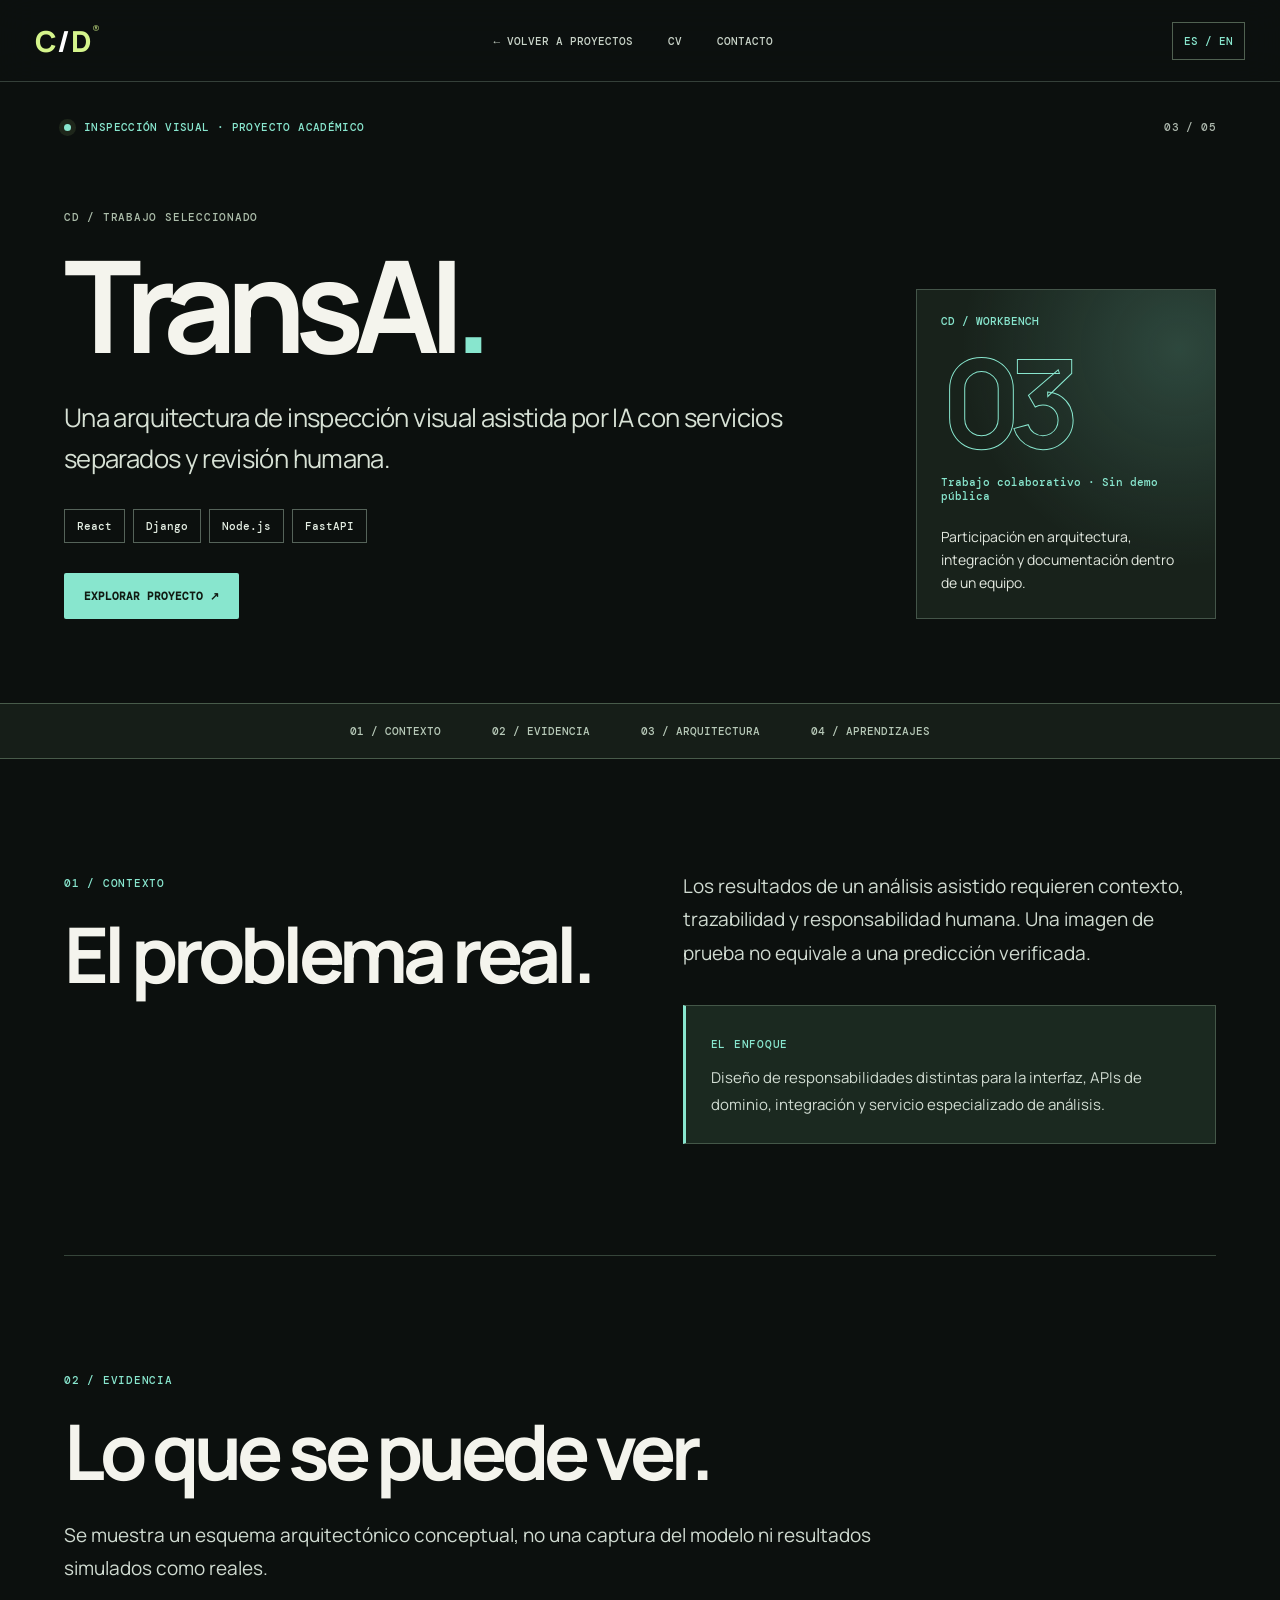
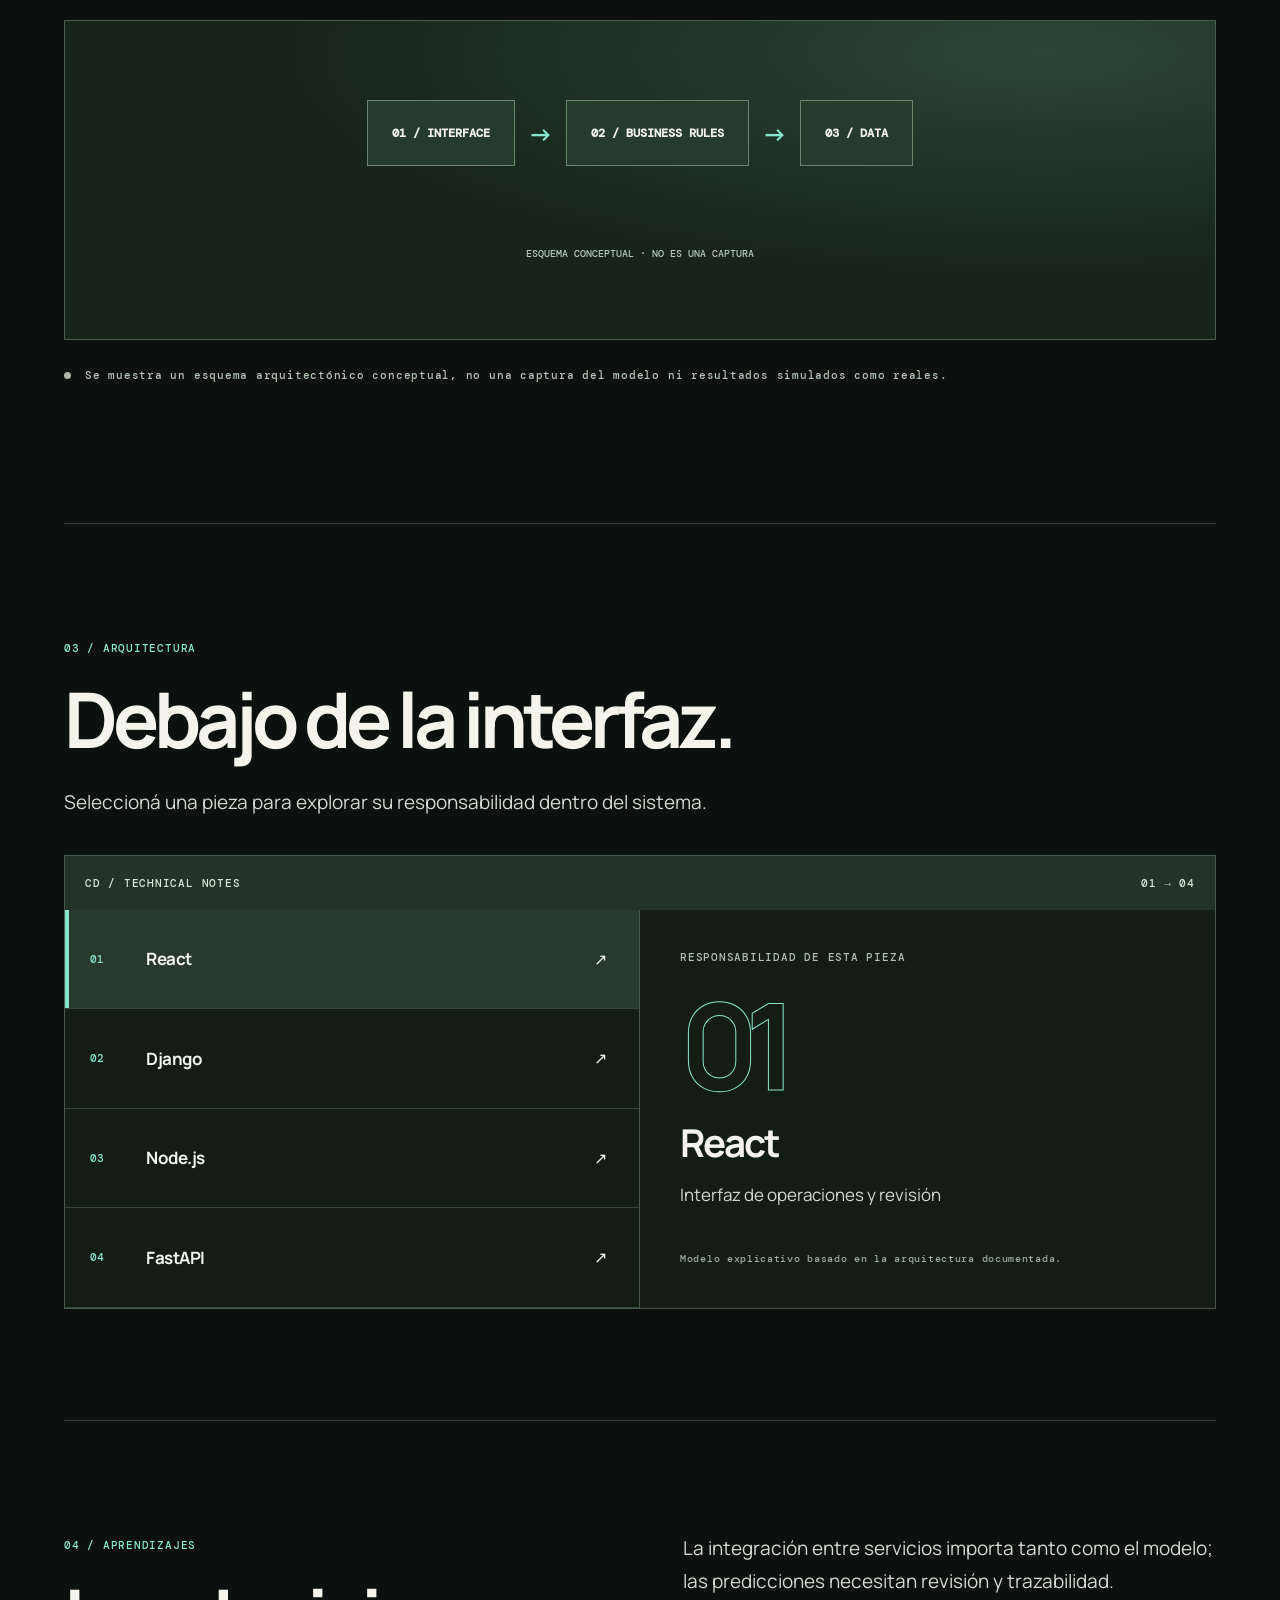
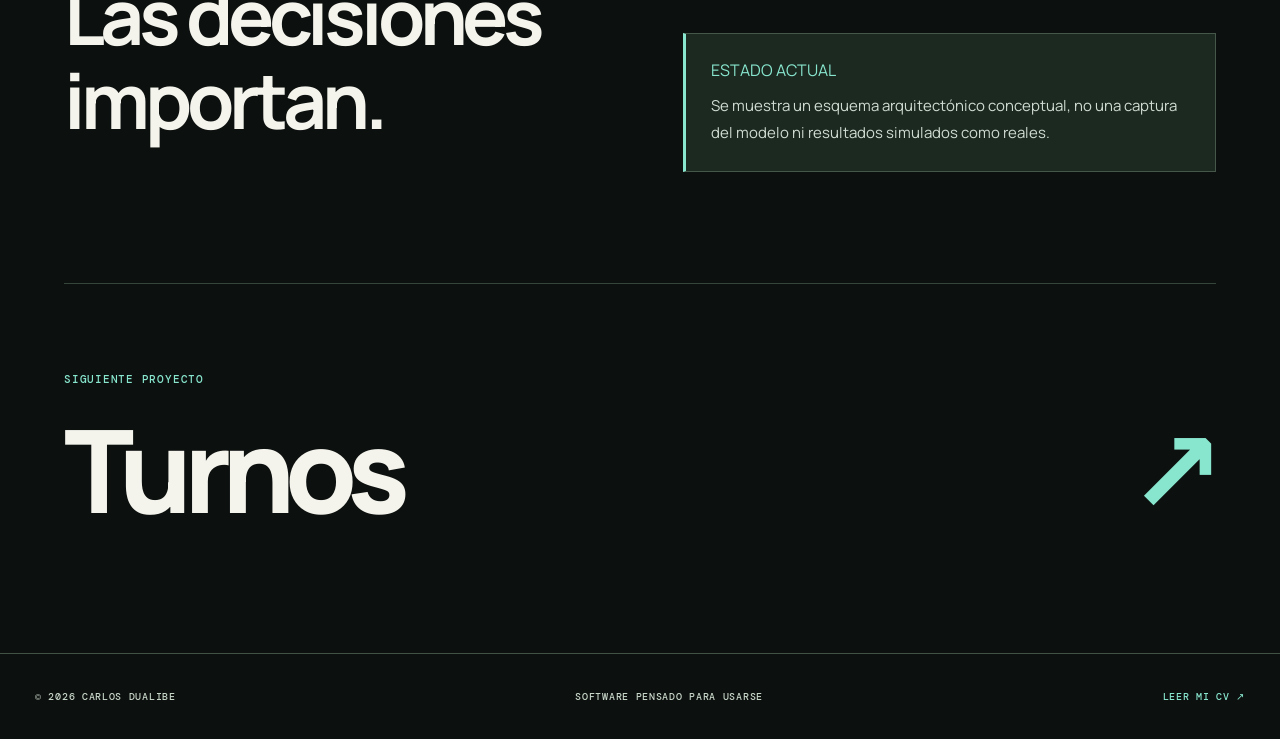
<file: work/transai/index.html>
<!doctype html><html lang="es"><head><meta charset="utf-8"/><meta name="viewport" content="width=device-width, initial-scale=1"/><meta name="theme-color" content="#0b0d0e"/><meta name="description" content="Una arquitectura de inspección visual asistida por IA con servicios separados y revisión humana."/><meta property="og:title" content="TransAI | Carlos Dualibe"/><meta property="og:description" content="Una arquitectura de inspección visual asistida por IA con servicios separados y revisión humana."/><meta property="og:image" content="https://carlos-dualibe.vercel.app/assets/og-card.svg"/><meta property="og:locale" content="es_AR"/><link rel="canonical" href="https://carlos-dualibe.vercel.app/work/transai/"/><link rel="icon" href="/assets/favicon.svg"/><link rel="preconnect" href="https://fonts.googleapis.com"/><link rel="preconnect" href="https://fonts.gstatic.com" crossorigin/><link href="https://fonts.googleapis.com/css2?family=Manrope:wght@400;500;600;700;800&amp;family=DM+Mono:wght@400;500&amp;display=swap" rel="stylesheet"/><link rel="stylesheet" href="/case.css"/><title>TransAI — Caso de estudio | Carlos Dualibe</title><style>:root{--case-accent:#88e6ce}</style></head><body><a class="skip" href="#content">Saltar al contenido</a><div class="reading-progress"><div id="progressBar"></div></div><header class="case-header"><a class="brand" href="/">C<span>/</span>D<small>®</small></a><nav><a href="/#proyectos" data-i18n-case="back">← VOLVER A PROYECTOS</a><a href="/cv/" data-i18n-case="cv">CV</a><a href="/#contacto" data-i18n-case="contact">CONTACTO</a></nav><button id="switchCaseLanguage" aria-label="Cambiar idioma" type="button">ES / EN</button></header><main id="content"><section class="case-hero"><div class="hero-eyebrow"><span class="dot"></span><span id="caseCategory">INSPECCIÓN VISUAL · PROYECTO ACADÉMICO</span><span>03 / 05</span></div><div class="hero-grid"><div><p class="eyebrow" data-i18n-case="selected">CD / TRABAJO SELECCIONADO</p><h1>TransAI<span>.</span></h1><p class="hero-summary" id="caseSummary">Una arquitectura de inspección visual asistida por IA con servicios separados y revisión humana.</p><div class="tags"><span>React</span><span>Django</span><span>Node.js</span><span>FastAPI</span></div><div class="hero-actions"><a href="#evidencia" class="primary" data-i18n-case="explore">EXPLORAR PROYECTO ↗</a></div></div><div class="hero-stamp"><span>CD / WORKBENCH</span><strong>03</strong><span id="caseStatus">Trabajo colaborativo · Sin demo pública</span><p id="caseRole">Participación en arquitectura, integración y documentación dentro de un equipo.</p></div></div></section><nav class="case-local-nav" aria-label="Navegación del caso"><a href="#contexto" data-i18n-case="context">01 / CONTEXTO</a><a href="#evidencia" data-i18n-case="evidenceNav">02 / EVIDENCIA</a><a href="#arquitectura" data-i18n-case="architectureNav">03 / ARQUITECTURA</a><a href="#aprendizajes" data-i18n-case="lessonsNav">04 / APRENDIZAJES</a></nav><section class="case-section split" id="contexto"><div><span class="section-label" data-case-section-label="contextIndex">01 / CONTEXTO</span><h2 id="caseProblemTitle" data-static-problem>El problema real.</h2></div><div><p id="caseProblem">Los resultados de un análisis asistido requieren contexto, trazabilidad y responsabilidad humana. Una imagen de prueba no equivale a una predicción verificada.</p><aside class="note"><span data-i18n-case="approachLabel">EL ENFOQUE</span><p id="caseSolution">Diseño de responsabilidades distintas para la interfaz, APIs de dominio, integración y servicio especializado de análisis.</p></aside></div></section><section class="case-section" id="evidencia"><div class="section-head"><span class="section-label" data-case-section-label="evidenceIndex">02 / EVIDENCIA</span><h2 data-i18n-case="visualTitle">Lo que se puede ver.</h2><p id="caseEvidence">Se muestra un esquema arquitectónico conceptual, no una captura del modelo ni resultados simulados como reales.</p></div><div class="case-diagram" role="img" aria-label="Esquema conceptual, no una captura real"><span>01 / INTERFACE</span><b>→</b><span>02 / BUSINESS RULES</span><b>→</b><span>03 / DATA</span><small data-i18n-case="diagramNote">ESQUEMA CONCEPTUAL · NO ES UNA CAPTURA</small></div><div class="status-caption"><span class="dot"></span><p id="caseCurrent">Trabajo colaborativo · Sin demo pública · Se muestra un esquema arquitectónico conceptual, no una captura del modelo ni resultados simulados como reales.</p></div></section><section class="case-section" id="arquitectura"><div class="section-head"><span class="section-label" data-case-section-label="architectureIndex">03 / ARQUITECTURA</span><h2 data-i18n-case="architectureTitle">Debajo de la interfaz.</h2><p data-i18n-case="architectureDesc">Seleccioná una pieza para explorar su responsabilidad dentro del sistema.</p></div><div class="architecture"><div class="architecture-top"><span>CD / TECHNICAL NOTES</span><span>01 → 04</span></div><div class="architecture-grid"><div class="layers"><button class="layer-button is-active" type="button" data-layer="0" aria-pressed="true"><span>01</span><strong>React</strong><span>↗</span></button><button class="layer-button" type="button" data-layer="1" aria-pressed="false"><span>02</span><strong>Django</strong><span>↗</span></button><button class="layer-button" type="button" data-layer="2" aria-pressed="false"><span>03</span><strong>Node.js</strong><span>↗</span></button><button class="layer-button" type="button" data-layer="3" aria-pressed="false"><span>04</span><strong>FastAPI</strong><span>↗</span></button></div><div class="layer-content"><span data-i18n-case="layerResponsibility">RESPONSABILIDAD DE ESTA PIEZA</span><strong id="layerNumber">01</strong><h3 id="layerTitle">React</h3><p id="layerDescription">Interfaz de operaciones y revisión</p><small data-i18n-case="architectureDisclaimer">Modelo explicativo de la arquitectura documentada.</small></div></div></div></section><section class="case-section split" id="aprendizajes"><div><span class="section-label" data-case-section-label="takeawaysIndex">04 / APRENDIZAJES</span><h2 data-i18n-case="lessonsTitle">Lo que aprendí construyéndolo.</h2></div><div><p id="caseTakeaway">La integración entre servicios importa tanto como el modelo; las predicciones necesitan revisión y trazabilidad.</p><div class="takeaway-note"><span data-i18n-case="statusLabel">ESTADO ACTUAL</span><p id="caseStatusDetail">Se muestra un esquema arquitectónico conceptual, no una captura del modelo ni resultados simulados como reales.</p></div></div></section><section class="next-case"><span data-i18n-case="next">SIGUIENTE PROYECTO</span><a href="/work/turnos/">Turnos <span>↗</span></a></section></main><footer><span>© 2026 CARLOS DUALIBE</span><span data-i18n-case="footer">SOFTWARE PENSADO PARA USARSE</span><a href="/cv/" data-i18n-case="cvLong">LEER MI CV ↗</a></footer><dialog id="caseLightbox"><button id="closeLightbox" type="button" aria-label="Cerrar imagen">✕</button><img id="lightboxImg" alt=""/></dialog><script type="application/json" id="caseData">{"slug":"transai","n":"03","name":"TransAI","accent":"#88e6ce","stack":["React","Django","Node.js","FastAPI"],"images":[],"es":{"tag":"INSPECCIÓN VISUAL · PROYECTO ACADÉMICO","state":"Trabajo colaborativo · Sin demo pública","summary":"Una arquitectura de inspección visual asistida por IA con servicios separados y revisión humana.","problem":"Los resultados de un análisis asistido requieren contexto, trazabilidad y responsabilidad humana. Una imagen de prueba no equivale a una predicción verificada.","solution":"Diseño de responsabilidades distintas para la interfaz, APIs de dominio, integración y servicio especializado de análisis.","evidence":"Se muestra un esquema arquitectónico conceptual, no una captura del modelo ni resultados simulados como reales.","takeaway":"La integración entre servicios importa tanto como el modelo; las predicciones necesitan revisión y trazabilidad.","role":"Participación en arquitectura, integración y documentación dentro de un equipo.","layers":[["React","Interfaz de operaciones y revisión"],["Django","APIs y reglas del dominio"],["Node.js","Comunicación e integraciones"],["FastAPI","Servicio especializado de análisis"]]},"en":{"tag":"VISUAL INSPECTION · UNIVERSITY PROJECT","state":"Team project · No public demo","summary":"An AI-assisted visual inspection architecture with separate services and human review.","problem":"AI-assisted results need context, traceability and human oversight. A test image is not evidence of a verified prediction.","solution":"Separate the responsibilities of the interface, domain APIs, integrations and specialized analysis service.","evidence":"A conceptual architecture diagram is shown, not a live model screenshot or invented prediction results.","takeaway":"Service integration matters as much as modeling; predictions require review and provenance.","role":"Contributed to architecture, integration and documentation in a team.","layers":[["React","Operations and review UI"],["Django","Domain APIs and rules"],["Node.js","Messaging and integrations"],["FastAPI","Specialized analysis service"]]}}</script><script defer src="/case.js"></script></body></html>
</file>
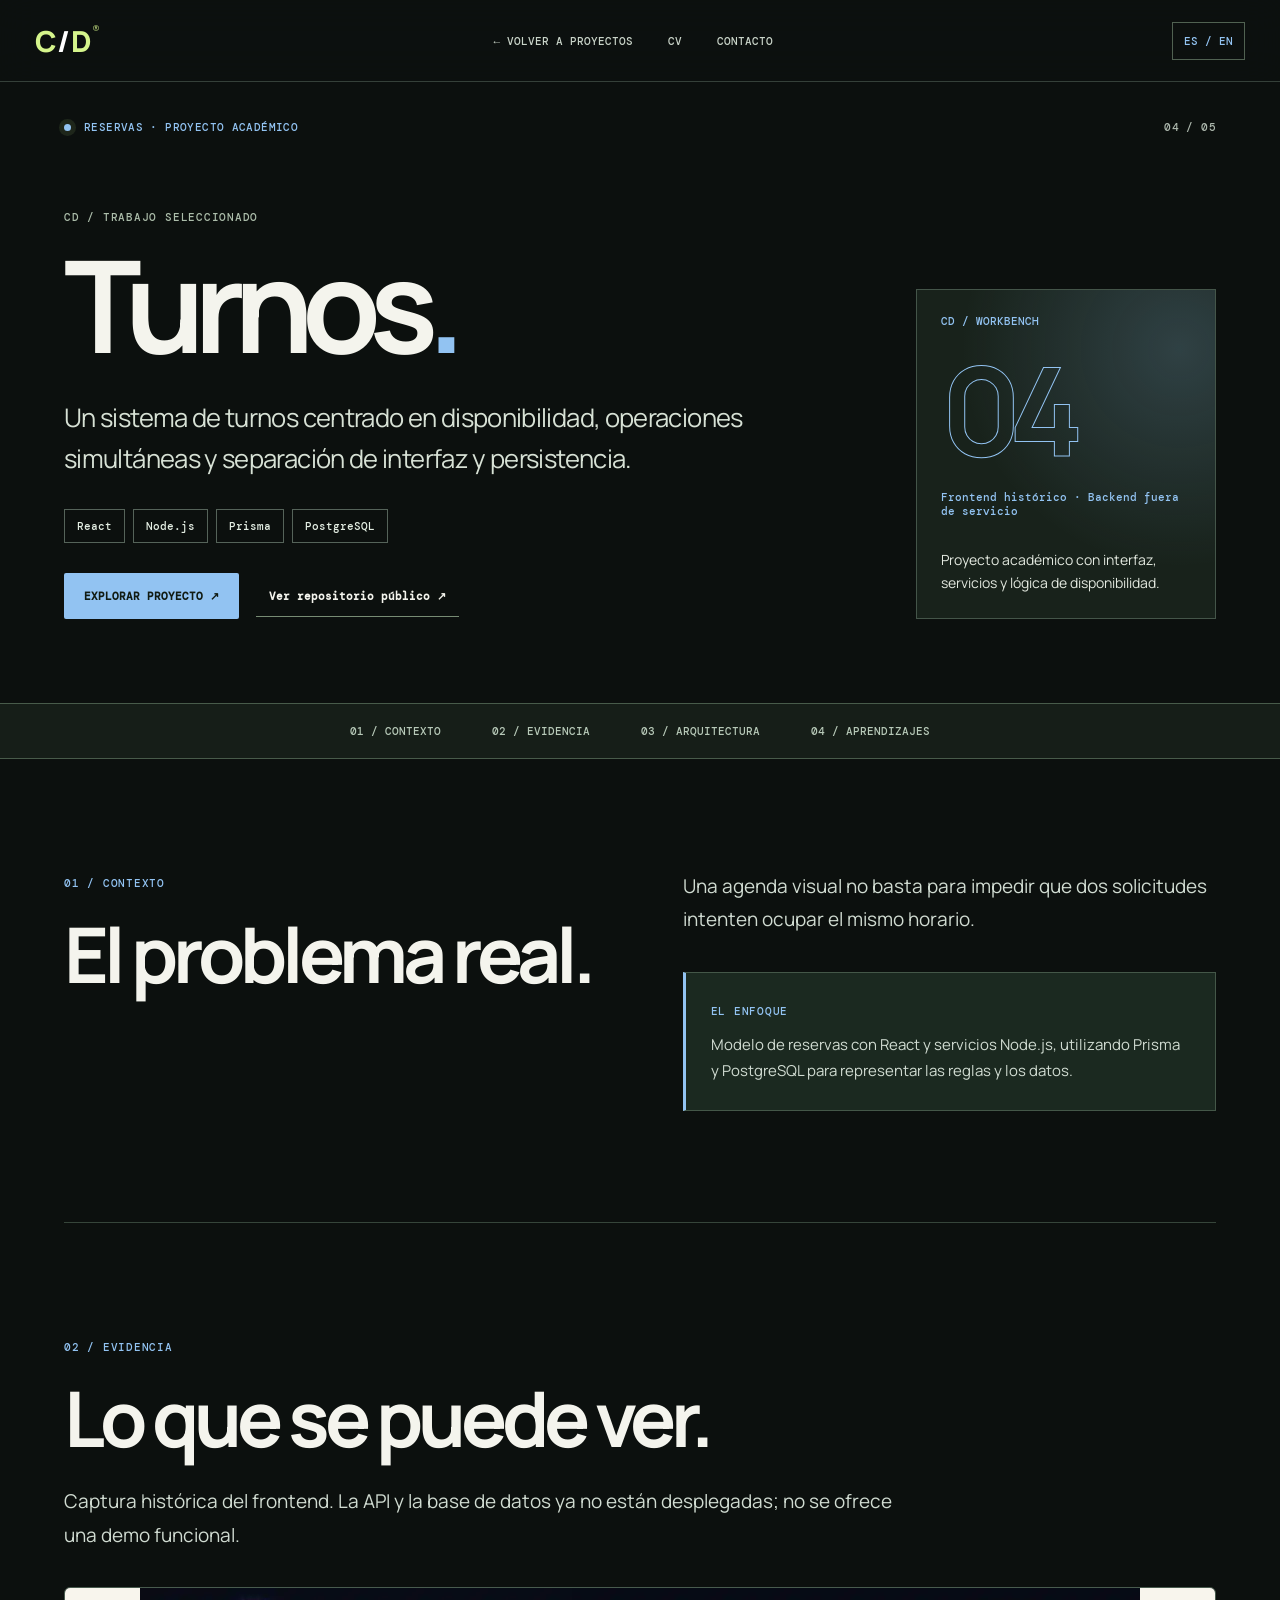
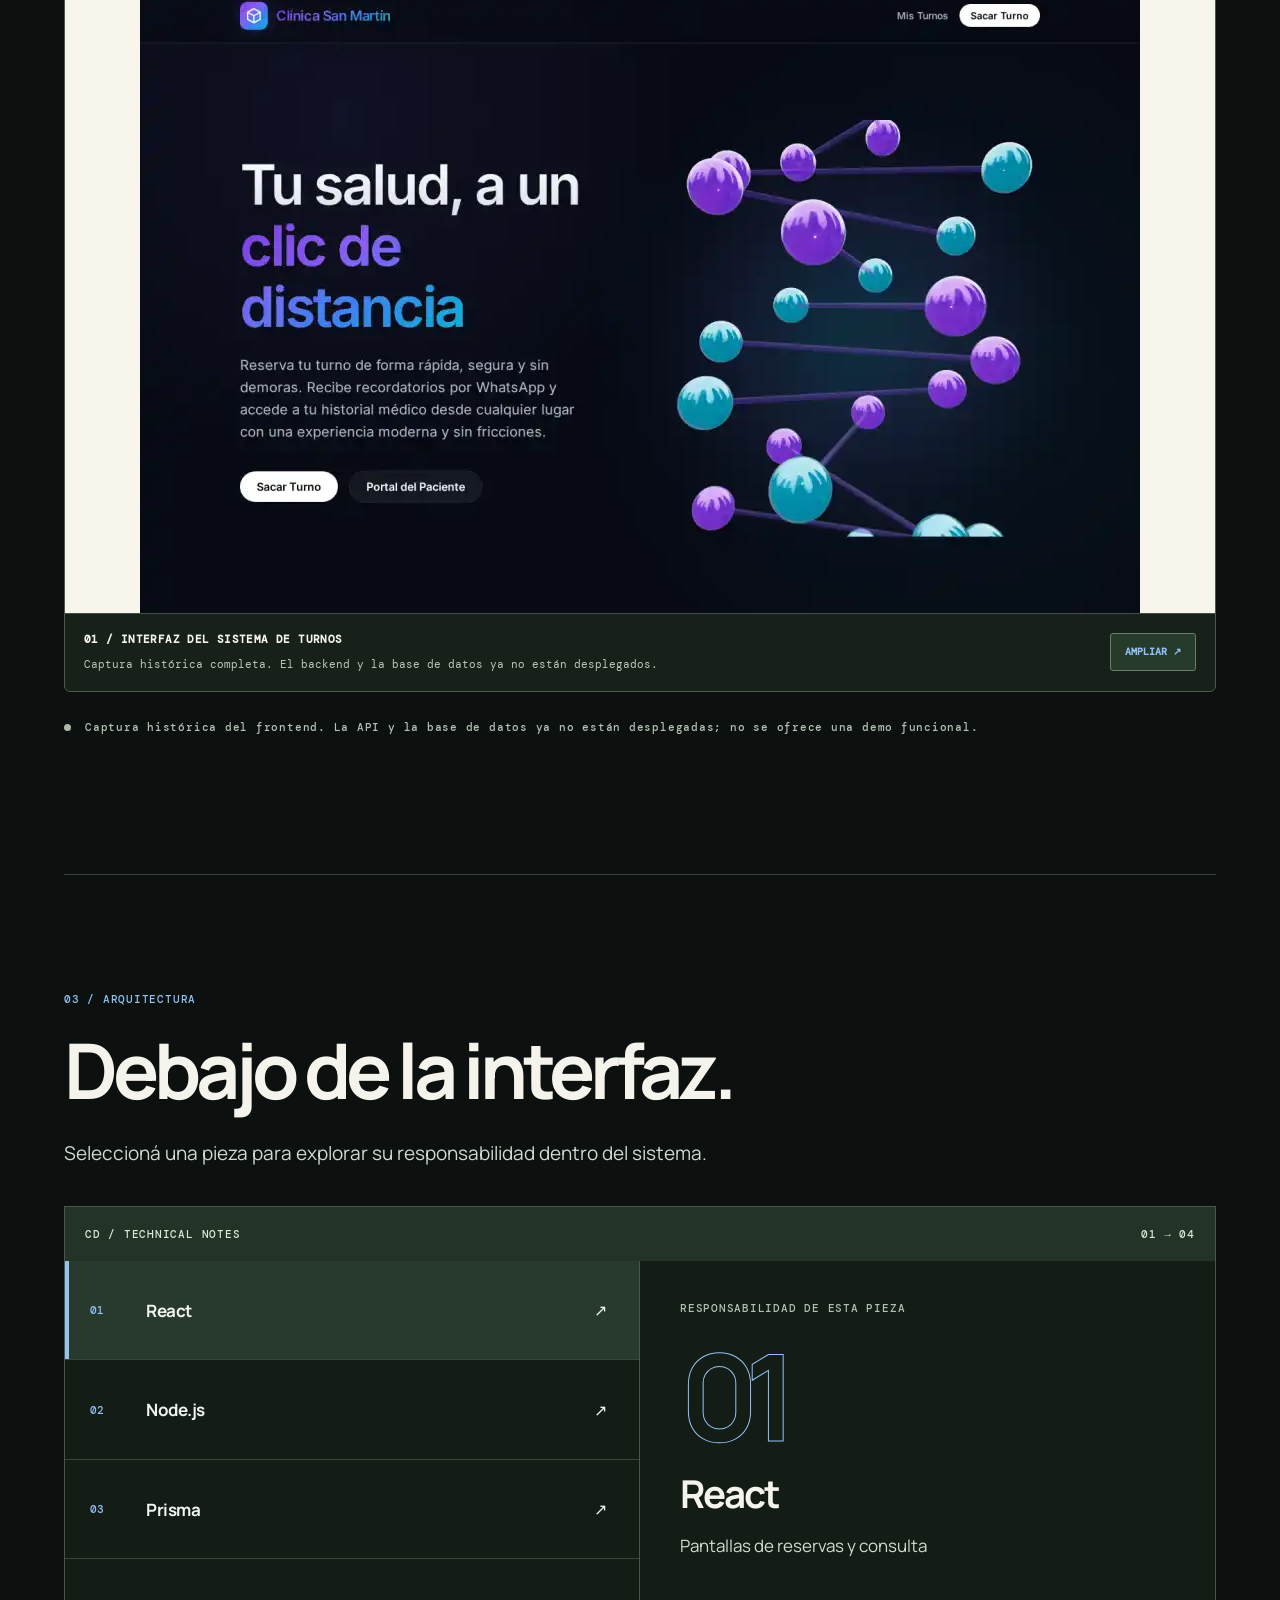
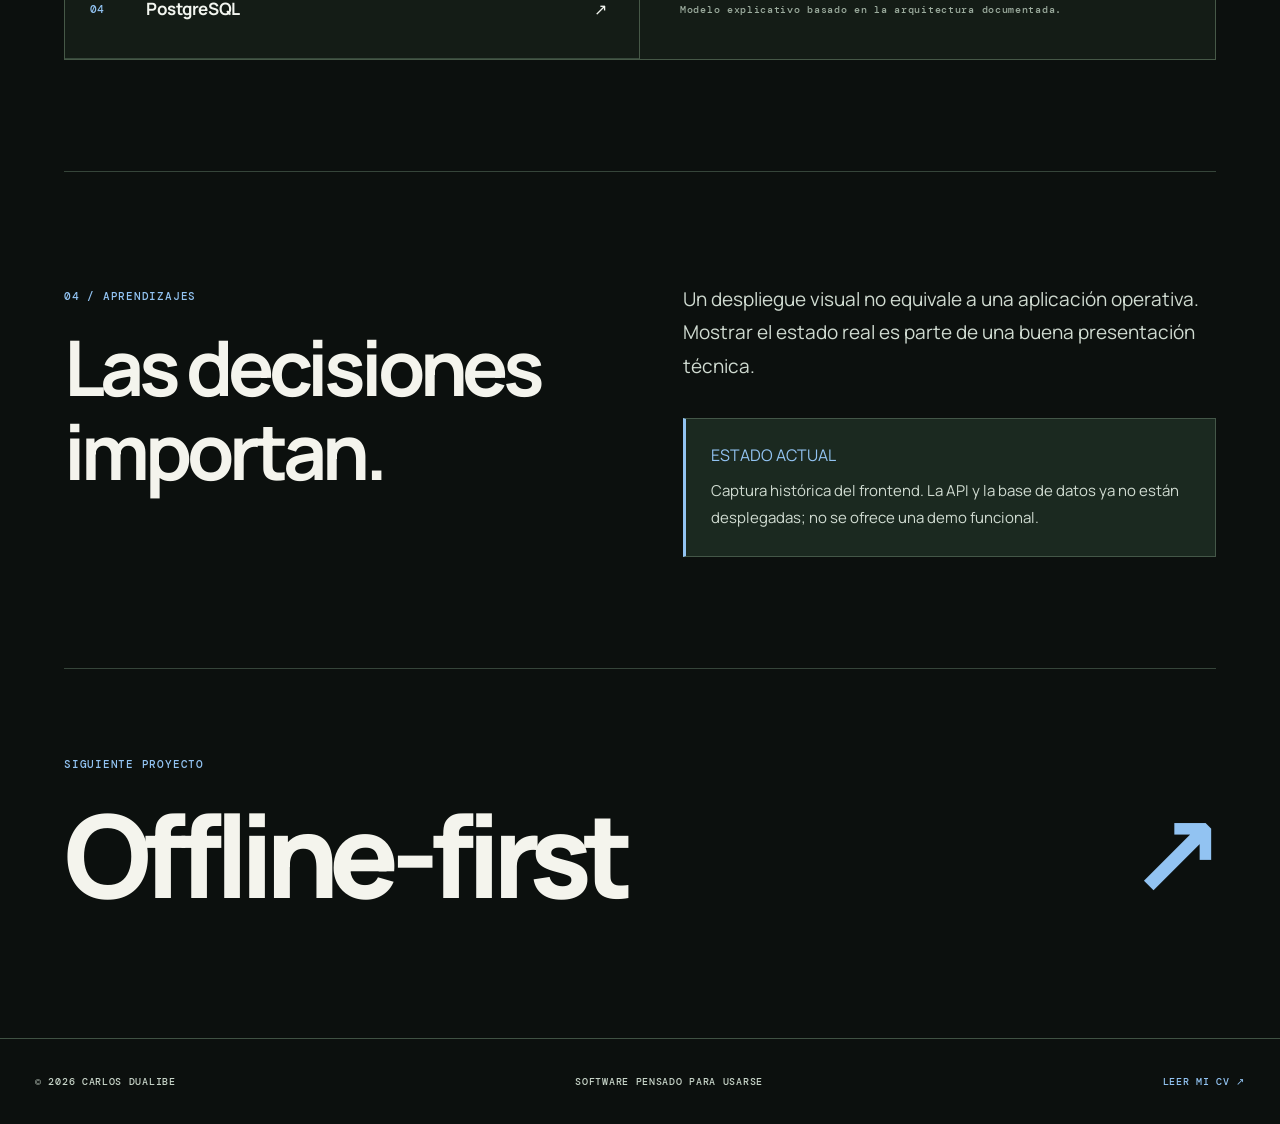
<file: work/turnos/index.html>
<!doctype html><html lang="es"><head><meta charset="utf-8"/><meta name="viewport" content="width=device-width, initial-scale=1"/><meta name="theme-color" content="#0b0d0e"/><meta name="description" content="Un sistema de turnos centrado en disponibilidad, operaciones simultáneas y separación de interfaz y persistencia."/><meta property="og:title" content="Turnos | Carlos Dualibe"/><meta property="og:description" content="Un sistema de turnos centrado en disponibilidad, operaciones simultáneas y separación de interfaz y persistencia."/><meta property="og:image" content="https://carlos-dualibe.vercel.app/assets/og-card.svg"/><meta property="og:locale" content="es_AR"/><link rel="canonical" href="https://carlos-dualibe.vercel.app/work/turnos/"/><link rel="icon" href="/assets/favicon.svg"/><link rel="preconnect" href="https://fonts.googleapis.com"/><link rel="preconnect" href="https://fonts.gstatic.com" crossorigin/><link href="https://fonts.googleapis.com/css2?family=Manrope:wght@400;500;600;700;800&amp;family=DM+Mono:wght@400;500&amp;display=swap" rel="stylesheet"/><link rel="stylesheet" href="/case.css"/><title>Turnos — Caso de estudio | Carlos Dualibe</title><style>:root{--case-accent:#92c3f2}</style></head><body><a class="skip" href="#content">Saltar al contenido</a><div class="reading-progress"><div id="progressBar"></div></div><header class="case-header"><a class="brand" href="/">C<span>/</span>D<small>®</small></a><nav><a href="/#proyectos" data-i18n-case="back">← VOLVER A PROYECTOS</a><a href="/cv/" data-i18n-case="cv">CV</a><a href="/#contacto" data-i18n-case="contact">CONTACTO</a></nav><button id="switchCaseLanguage" aria-label="Cambiar idioma" type="button">ES / EN</button></header><main id="content"><section class="case-hero"><div class="hero-eyebrow"><span class="dot"></span><span id="caseCategory">RESERVAS · PROYECTO ACADÉMICO</span><span>04 / 05</span></div><div class="hero-grid"><div><p class="eyebrow" data-i18n-case="selected">CD / TRABAJO SELECCIONADO</p><h1>Turnos<span>.</span></h1><p class="hero-summary" id="caseSummary">Un sistema de turnos centrado en disponibilidad, operaciones simultáneas y separación de interfaz y persistencia.</p><div class="tags"><span>React</span><span>Node.js</span><span>Prisma</span><span>PostgreSQL</span></div><div class="hero-actions"><a href="#evidencia" class="primary" data-i18n-case="explore">EXPLORAR PROYECTO ↗</a><a href="https://github.com/yttuD/clinica-san-martin-tpi" rel="noopener noreferrer" target="_blank" id="sourceAction">Ver repositorio público ↗</a></div></div><div class="hero-stamp"><span>CD / WORKBENCH</span><strong>04</strong><span id="caseStatus">Frontend histórico · Backend fuera de servicio</span><p id="caseRole">Proyecto académico con interfaz, servicios y lógica de disponibilidad.</p></div></div></section><nav class="case-local-nav" aria-label="Navegación del caso"><a href="#contexto" data-i18n-case="context">01 / CONTEXTO</a><a href="#evidencia" data-i18n-case="evidenceNav">02 / EVIDENCIA</a><a href="#arquitectura" data-i18n-case="architectureNav">03 / ARQUITECTURA</a><a href="#aprendizajes" data-i18n-case="lessonsNav">04 / APRENDIZAJES</a></nav><section class="case-section split" id="contexto"><div><span class="section-label" data-case-section-label="contextIndex">01 / CONTEXTO</span><h2 id="caseProblemTitle" data-static-problem>El problema real.</h2></div><div><p id="caseProblem">Una agenda visual no basta para impedir que dos solicitudes intenten ocupar el mismo horario.</p><aside class="note"><span data-i18n-case="approachLabel">EL ENFOQUE</span><p id="caseSolution">Modelo de reservas con React y servicios Node.js, utilizando Prisma y PostgreSQL para representar las reglas y los datos.</p></aside></div></section><section class="case-section" id="evidencia"><div class="section-head"><span class="section-label" data-case-section-label="evidenceIndex">02 / EVIDENCIA</span><h2 data-i18n-case="visualTitle">Lo que se puede ver.</h2><p id="caseEvidence">Captura histórica del frontend. La API y la base de datos ya no están desplegadas; no se ofrece una demo funcional.</p></div><div class="case-gallery case-gallery--single"><figure class="case-evidence case-evidence--hero"><div class="case-evidence__viewport"><img src="/assets/turnos-frontend-live.webp" width="1000" height="625" alt="Captura completa histórica del frontend de Clínica San Martín; el backend y la base de datos ya no están operativos." data-alt-es="Captura completa histórica del frontend de Clínica San Martín; el backend y la base de datos ya no están operativos." data-alt-en="Uncropped historical screenshot of Clínica San Martín&#39;s frontend; its backend and database are offline." loading="lazy" decoding="async"/></div><figcaption class="case-evidence__caption"><div><strong data-i18n-case="evidenceTurnosTitle"></strong><span data-i18n-case="evidenceTurnosNote"></span></div><button type="button" class="case-image-trigger case-evidence__expand" data-src="/assets/turnos-frontend-live.webp" data-alt-es="Captura completa histórica del frontend de Clínica San Martín; el backend y la base de datos ya no están operativos." data-alt-en="Uncropped historical screenshot of Clínica San Martín&#39;s frontend; its backend and database are offline." data-i18n-case="view">AMPLIAR ↗</button></figcaption></figure></div><div class="status-caption"><span class="dot"></span><p id="caseCurrent">Frontend histórico · Backend fuera de servicio · Captura histórica del frontend. La API y la base de datos ya no están desplegadas; no se ofrece una demo funcional.</p></div></section><section class="case-section" id="arquitectura"><div class="section-head"><span class="section-label" data-case-section-label="architectureIndex">03 / ARQUITECTURA</span><h2 data-i18n-case="architectureTitle">Debajo de la interfaz.</h2><p data-i18n-case="architectureDesc">Seleccioná una pieza para explorar su responsabilidad dentro del sistema.</p></div><div class="architecture"><div class="architecture-top"><span>CD / TECHNICAL NOTES</span><span>01 → 04</span></div><div class="architecture-grid"><div class="layers"><button class="layer-button is-active" type="button" data-layer="0" aria-pressed="true"><span>01</span><strong>React</strong><span>↗</span></button><button class="layer-button" type="button" data-layer="1" aria-pressed="false"><span>02</span><strong>Node.js</strong><span>↗</span></button><button class="layer-button" type="button" data-layer="2" aria-pressed="false"><span>03</span><strong>Prisma</strong><span>↗</span></button><button class="layer-button" type="button" data-layer="3" aria-pressed="false"><span>04</span><strong>PostgreSQL</strong><span>↗</span></button></div><div class="layer-content"><span data-i18n-case="layerResponsibility">RESPONSABILIDAD DE ESTA PIEZA</span><strong id="layerNumber">01</strong><h3 id="layerTitle">React</h3><p id="layerDescription">Pantallas de reservas y consulta</p><small data-i18n-case="architectureDisclaimer">Modelo explicativo de la arquitectura documentada.</small></div></div></div></section><section class="case-section split" id="aprendizajes"><div><span class="section-label" data-case-section-label="takeawaysIndex">04 / APRENDIZAJES</span><h2 data-i18n-case="lessonsTitle">Lo que aprendí construyéndolo.</h2></div><div><p id="caseTakeaway">Un despliegue visual no equivale a una aplicación operativa. Mostrar el estado real es parte de una buena presentación técnica.</p><div class="takeaway-note"><span data-i18n-case="statusLabel">ESTADO ACTUAL</span><p id="caseStatusDetail">Captura histórica del frontend. La API y la base de datos ya no están desplegadas; no se ofrece una demo funcional.</p></div></div></section><section class="next-case"><span data-i18n-case="next">SIGUIENTE PROYECTO</span><a href="/work/offline/">Offline-first <span>↗</span></a></section></main><footer><span>© 2026 CARLOS DUALIBE</span><span data-i18n-case="footer">SOFTWARE PENSADO PARA USARSE</span><a href="/cv/" data-i18n-case="cvLong">LEER MI CV ↗</a></footer><dialog id="caseLightbox"><button id="closeLightbox" type="button" aria-label="Cerrar imagen">✕</button><img id="lightboxImg" alt=""/></dialog><script type="application/json" id="caseData">{"slug":"turnos","n":"04","name":"Turnos","accent":"#92c3f2","stack":["React","Node.js","Prisma","PostgreSQL"],"images":["/assets/turnos-frontend-live.webp"],"source":{"url":"https://github.com/yttuD/clinica-san-martin-tpi","es":"Ver repositorio público ↗","en":"View public repository ↗"},"es":{"tag":"RESERVAS · PROYECTO ACADÉMICO","state":"Frontend histórico · Backend fuera de servicio","summary":"Un sistema de turnos centrado en disponibilidad, operaciones simultáneas y separación de interfaz y persistencia.","problem":"Una agenda visual no basta para impedir que dos solicitudes intenten ocupar el mismo horario.","solution":"Modelo de reservas con React y servicios Node.js, utilizando Prisma y PostgreSQL para representar las reglas y los datos.","evidence":"Captura histórica del frontend. La API y la base de datos ya no están desplegadas; no se ofrece una demo funcional.","takeaway":"Un despliegue visual no equivale a una aplicación operativa. Mostrar el estado real es parte de una buena presentación técnica.","role":"Proyecto académico con interfaz, servicios y lógica de disponibilidad.","layers":[["React","Pantallas de reservas y consulta"],["Node.js","Servicios de aplicación"],["Prisma","Acceso estructurado a datos"],["PostgreSQL","Persistencia de citas"]]},"en":{"tag":"BOOKING SYSTEM · UNIVERSITY PROJECT","state":"Historical frontend · Backend offline","summary":"An appointment system focused on availability, concurrent requests and separating UI from persistence.","problem":"A calendar interface alone cannot stop two requests from taking the same appointment slot.","solution":"Booking flows with React and Node.js services, using Prisma and PostgreSQL for persistence and business rules.","evidence":"Historical frontend screenshot. The API and database are no longer deployed; no working demo is provided.","takeaway":"A visible frontend does not prove the application works. Clearly disclosing its current status is good technical communication.","role":"University project covering UI, services and availability rules.","layers":[["React","Appointment screens"],["Node.js","Application services"],["Prisma","Structured data access"],["PostgreSQL","Appointment persistence"]]}}</script><script defer src="/case.js"></script></body></html>
</file>
<file: styles.css>
:root{--bg:#0b0c0f;--bg-2:#121418;--fg:#f3f1e9;--muted:#a2a4a4;--faint:#6c7071;--line:#2c2e31;--lime:#d5f58c;--charcoal:#191b1e;--mono:'DM Mono',ui-monospace,SFMono-Regular,Consolas,monospace;--sans:'Manrope',system-ui,-apple-system,BlinkMacSystemFont,'Segoe UI',sans-serif;--wrap:min(1420px,calc(100vw - 104px))}*{box-sizing:border-box}html{scroll-behavior:smooth;scroll-padding-top:84px}body{margin:0;overflow-x:clip;background:var(--bg);color:var(--fg);font-family:var(--sans);line-height:1.5;-webkit-font-smoothing:antialiased}::selection{background:var(--lime);color:var(--bg)}button,input{font:inherit}a{color:inherit;text-decoration:none}a,button{-webkit-tap-highlight-color:transparent}a:focus-visible,button:focus-visible{outline:2px solid var(--lime);outline-offset:5px}button{cursor:pointer}.skip-link{position:fixed;z-index:1000;top:-90px;left:18px;background:var(--lime);color:#0c0d0c;padding:12px 16px;border-radius:8px;font-weight:700}.skip-link:focus{top:18px}.grain{position:fixed;inset:0;pointer-events:none;opacity:.09;z-index:80;background-image:url("data:image/svg+xml,%3Csvg viewBox='0 0 200 200' xmlns='http://www.w3.org/2000/svg'%3E%3Cfilter id='n'%3E%3CfeTurbulence type='fractalNoise' baseFrequency='.72' numOctaves='3' stitchTiles='stitch'/%3E%3C/filter%3E%3Crect width='100%25' height='100%25' filter='url(%23n)' opacity='.22'/%3E%3C/svg%3E")}.progress{position:fixed;top:0;left:0;width:100%;height:3px;z-index:1000;pointer-events:none}.progress>div{width:0;height:100%;background:var(--lime);transition:width .15s linear}.site-header{height:92px;padding:0 max(52px,calc((100vw - 1420px)/2));display:flex;align-items:center;justify-content:space-between;position:relative;z-index:90;border-bottom:1px solid #27282a;background:rgba(11,12,15,.85);backdrop-filter:blur(18px)}.brand{display:flex;align-items:center;gap:16px}.brand-glyph{height:48px;width:59px;display:inline-flex;align-items:center;justify-content:center;color:var(--lime);font-weight:800;letter-spacing:-.16em;font-size:28px}.brand-cut{display:inline-block;color:var(--fg);font-size:22px;font-weight:500;transform:skewX(-14deg);margin:0 3px 0 4px}.brand-label{font-family:var(--mono);font-size:10px;line-height:1.22;letter-spacing:.095em;font-weight:500}.brand-dot{color:var(--lime);font-size:8px;vertical-align:top;position:relative;top:-4px;left:4px}.desktop-nav,.header-actions{display:flex;align-items:center}.desktop-nav{gap:42px;margin-left:100px}.desktop-nav a,.header-cta,.lang-switch{font-family:var(--mono);font-size:11px;letter-spacing:.02em}.desktop-nav a{color:#c8c8c6;transition:color .2s}.desktop-nav a:hover,.desktop-nav a.is-active{color:var(--lime)}.header-actions{gap:30px}.lang-switch{background:none;border:0;padding:10px 0;color:var(--fg)}.lang-switch #otherLang{color:var(--faint)}.lang-divider{color:#5b5f5e;margin:0 5px}.header-cta{display:flex;align-items:center;gap:27px;border:1px solid #454847;border-radius:3px;padding:15px 17px;transition:color .2s,background .2s,border-color .2s}.header-cta:hover{background:var(--lime);border-color:var(--lime);color:var(--bg)}.header-cta span:last-child{font-size:17px}.mobile-menu,.mobile-nav{display:none}.hero{min-height:min(835px,calc(100svh - 92px));display:flex;flex-direction:column;justify-content:space-between;position:relative;isolation:isolate;overflow:hidden;padding:40px max(52px,calc((100vw - 1420px)/2)) 32px}.hero-background{position:absolute;inset:0;z-index:-1;pointer-events:none;overflow:hidden}.radial-beam{position:absolute;right:-28%;top:-68%;width:1100px;height:1100px;border-radius:50%;background:radial-gradient(circle,#262e23 0,#18201b 22%,transparent 58%);opacity:.6}.orbital-line{border:1px solid rgba(214,243,151,.07);border-radius:50%;position:absolute;right:-440px;top:-400px;width:1100px;height:1100px}.orbit-two{right:-500px;top:-460px;width:1220px;height:1220px}.hero-topline,.hero-footer{display:flex;justify-content:space-between;align-items:center}.eyebrow,.hero-index,.hero-footnote,.scroll-cue,.section-overline,.project-meta,.visual-caption,.project-year,.chip-row,.private-note,.mini-link,.work-disclaimer,.tool-group-title,.contact-coordinate,.site-footer,.ticker,.project-link,.art-top,.art-bottom{font-family:var(--mono);letter-spacing:.035em}.eyebrow,.hero-index{font-size:11px;font-weight:400}.eyebrow{display:flex;align-items:center;gap:11px;color:var(--lime)}.signal-dot{height:7px;width:7px;box-shadow:0 0 0 5px rgba(212,245,140,.09),0 0 13px rgba(212,245,140,.38);border-radius:50%;background:var(--lime)}.hero-index{color:var(--faint)}.line-decoration{color:var(--lime);font-size:15px;padding-left:9px}.hero-core{width:100%;display:grid;grid-template-columns:minmax(0,1.2fr) minmax(330px,.8fr);align-items:center;gap:30px;margin:24px 0 15px}.hero-copy{position:relative;z-index:2}.hero h1{font-size:clamp(76px,7.45vw,145px);line-height:1.035;margin:0;letter-spacing:-.102em;font-weight:800;white-space:nowrap}.line-clip{display:block;overflow:visible}.line-clip>span{display:inline-block}.hollow{color:transparent;-webkit-text-stroke:1.6px var(--fg);font-weight:700}.highlight-word{position:relative;color:var(--lime)}.highlight-word svg{position:absolute;bottom:-8%;left:2%;width:100%;height:25px;overflow:visible}.highlight-word path{fill:none;stroke:var(--lime);stroke-width:5;stroke-linecap:round;opacity:.95}.hero-description{font-size:clamp(15px,1.3vw,18px);line-height:1.8;color:#b5b7b4;max-width:550px;margin:32px 0 26px}.hero-buttons{display:flex;align-items:center;gap:14px}.button{display:inline-flex;align-items:center;justify-content:space-between;min-height:55px;padding:0 19px;gap:40px;border:1px solid #3b3e3d;font-size:12px;font-weight:800;letter-spacing:-.015em;border-radius:3px;transition:transform .24s cubic-bezier(.2,.8,.2,1),background .22s,color .22s,border-color .22s}.button:hover{transform:translateY(-3px)}.button-lime{background:var(--lime);color:var(--bg);border-color:var(--lime)}.button-lime:hover{background:#e0ffaa}.button-quiet{color:var(--fg)}.button-quiet:hover{background:#242724;border-color:#646d5c}.button-icon{font-size:18px}.hero-art{width:min(100%,482px);height:470px;justify-self:end;position:relative;border:1px solid rgba(194,209,171,.18);border-radius:50% 50% 50% 50%;transform:translateY(2%);overflow:hidden;display:flex;flex-direction:column;justify-content:space-between;background:radial-gradient(circle at 50% 50%,rgba(155,192,98,.115),transparent 55%)}.art-top,.art-bottom{position:relative;z-index:5;padding:31px 28px;display:flex;justify-content:space-between;align-items:center;color:#9aaca0;font-size:9px}.art-asterisk{color:var(--lime);font-size:22px}.art-bottom{font-size:8px;gap:9px}.art-bottom-mid{color:var(--fg);white-space:nowrap}.art-bottom-mid b{color:var(--lime)}.art-orbits{position:absolute;inset:55px}.art-disc{position:absolute;top:50%;left:50%;border-radius:50%;transform:translate(-50%,-50%)}.disc-outer{width:315px;height:315px;border:1px solid rgba(219,242,183,.28);box-shadow:0 0 50px rgba(168,255,117,.03)}.disc-outer:before,.disc-outer:after{content:"";position:absolute;inset:14px;border-radius:50%;border:1px dashed rgba(211,247,163,.13)}.disc-outer:after{inset:-18px;border-style:solid;opacity:.55}.disc-inner{width:222px;height:222px;border:1px solid rgba(207,245,140,.45);background:radial-gradient(circle,rgba(158,210,95,.13),transparent 80%)}.disc-core{width:130px;height:130px;border:1px solid #5f7750;display:grid;place-items:center;background:linear-gradient(155deg,#202b1c,#0d110f);box-shadow:inset 0 0 42px #283b17,0 0 70px rgba(211,243,148,.08)}.disc-core span{font-size:46px;font-weight:800;letter-spacing:-.115em}.disc-core .art-accent{color:var(--lime)}.orbit-point{position:absolute;width:10px;height:10px;background:var(--lime);border-radius:50%;box-shadow:0 0 0 8px rgba(203,248,146,.085);animation:point-breathe 3.5s ease-in-out infinite}.point-a{top:7%;left:33%}.point-b{right:8%;bottom:19%;animation-delay:-1.7s}.art-cross{position:absolute;color:#8ea27d;font:19px var(--mono)}.cross-a{top:23%;right:10%}.cross-b{bottom:24%;left:11%}.hero-footnote,.scroll-cue{font-size:10px;color:#b5b8b2;display:flex;align-items:center;gap:15px}.tiny-line{width:33px;height:1px;background:var(--lime)}.scroll-cue{letter-spacing:.075em}.scroll-arrow{font-family:var(--sans);font-size:20px;color:var(--lime);animation:arrow-bob 2s ease-in-out infinite}.ticker{height:83px;border-top:1px solid #333637;border-bottom:1px solid #333637;background:var(--lime);color:#10130e;display:flex;align-items:center;overflow:hidden;font-size:14px;font-weight:500;letter-spacing:.03em}.ticker-track{display:flex;align-items:center;gap:36px;width:max-content;white-space:nowrap;animation:marquee 37s linear infinite}.ticker-track i{font-style:normal;font-size:27px}.ticker:hover .ticker-track{animation-play-state:paused}.section{padding:142px max(52px,calc((100vw - 1420px)/2))}.section-overline{font-size:11px;color:var(--lime);display:flex;gap:10px;align-items:center;margin-bottom:48px}.square-symbol{font-size:7px}.section-title-row{display:flex;justify-content:space-between;gap:50px;align-items:end}.section h2{font-size:clamp(58px,5.5vw,99px);letter-spacing:-.085em;line-height:1.12;margin:0;font-weight:800}.section h2 em{font-weight:700;font-style:normal;color:#777c79}.section-lead{font-size:16px;color:#aeb3b0;line-height:1.85;max-width:326px;margin:0 0 9px}.project-list{margin-top:76px;display:flex;flex-direction:column;gap:20px}.feature-project{min-height:535px;background:#17191b;display:grid;grid-template-columns:46% 54%;border:1px solid #393d3b;position:relative;overflow:hidden;border-radius:4px}.project-editorial{display:flex;flex-direction:column;justify-content:space-between;padding:38px 45px 32px;position:relative;z-index:2}.project-meta{display:flex;align-items:center;gap:15px;justify-content:space-between;font-size:9px;color:#a4a9a4;text-transform:uppercase}.project-n{color:var(--lime)}.project-type{text-align:right}.project-body{margin:55px 0 35px}.project-headline{display:flex;justify-content:space-between;align-items:flex-end;gap:10px}.project-headline h3{font-size:clamp(64px,5.5vw,102px);letter-spacing:-.095em;line-height:1.1;margin:0;font-weight:800}.project-period{color:var(--lime)}.project-year{font-size:10px;color:#939b93}.project-summary{font-size:15px;line-height:1.85;color:#c5c8c3;max-width:440px;margin:26px 0 28px}.chip-row{display:flex;flex-wrap:wrap;gap:9px}.chip-row span{font-size:10px;border:1px solid #525752;color:#c6cec4;border-radius:2px;padding:7px 9px}.project-link{border-top:1px solid #464a46;display:flex;justify-content:space-between;align-items:center;padding-top:24px;font-size:12px;font-weight:500;transition:color .2s}.project-link:hover{color:var(--lime)}.link-arrow{font:26px var(--sans);transition:transform .25s}.project-link:hover .link-arrow{transform:translate(4px,-4px)}.project-visual{min-height:535px;position:relative;overflow:hidden}.visual-rendo{background:radial-gradient(circle at 60% 23%,#577572 0,#23383b 42%,#1a292e 100%)}.visual-caption{position:absolute;z-index:7;display:flex;justify-content:space-between;top:26px;left:27px;right:27px;font-size:9px;color:rgba(255,255,255,.72)}.rendo-interface{width:91%;height:73%;position:absolute;left:13%;top:20%;background:#f7f9f6;border-radius:10px 10px 0 0;transform:perspective(900px) rotateY(-14deg) rotateX(8deg) rotateZ(-2deg);box-shadow:-25px 40px 85px rgba(0,0,0,.45);overflow:hidden;transition:transform .8s cubic-bezier(.25,.7,.25,1)}.feature-project:hover .rendo-interface{transform:perspective(900px) rotateY(-9deg) rotateX(4deg) rotateZ(0deg)}.interface-head{height:17%;padding:0 25px;background:#fff;display:flex;align-items:center;gap:35px;color:#343c3a;border-bottom:1px solid #e5eae7}.interface-head b{font-size:23px;letter-spacing:-.08em}.interface-head b span{color:#478d7f}.interface-breadcrumb{font-size:9px;color:#89958f;white-space:nowrap}.interface-breadcrumb i{font-style:normal}.interface-avatar{margin-left:auto;width:29px;height:29px;border-radius:100%;display:grid;place-items:center;background:#e4f2ea;color:#437c68;font-size:11px;font-weight:800}.interface-content{display:grid;grid-template-columns:14% 86%;height:83%}.interface-sidebar{background:#f1f5f1;padding:20px 18px;display:flex;flex-direction:column;gap:16px}.interface-sidebar div{height:8px;background:#d6e0d9;border-radius:9px}.interface-sidebar .sidebar-active{background:#67a58e}.interface-main{padding:18px 24px}.interface-hline{width:38%;height:14px;border-radius:3px;background:#2e453e;margin-bottom:22px}.stat-row{display:flex;gap:13px;margin-bottom:22px}.stat-item{background:#ecf2ee;border-radius:7px;padding:12px;flex:1;min-width:0}.stat-item small{display:block;font:7px var(--mono);color:#6d8378}.stat-item strong{font-size:24px;display:block;color:#283f33;line-height:1.3}.property-grid{display:grid;grid-template-columns:1fr 1fr;gap:12px}.property-card{height:147px;border-radius:8px;display:flex;align-items:end;padding:15px;color:white;font-size:12px;font-weight:700;position:relative;overflow:hidden}.property-card-a{background:linear-gradient(155deg,#9bada2,#4e6b5b)}.property-card-b{background:linear-gradient(155deg,#d0ba98,#92806d)}.property-card:before{content:"";position:absolute;width:65%;height:80%;right:-10%;top:20%;border-radius:30px 30px 0 0;background:rgba(255,255,255,.16);transform:skew(-14deg)}.property-card span{z-index:2}.visual-watermark{position:absolute;bottom:-40px;right:26px;color:rgba(255,255,255,.12);font-size:130px;font-weight:800;letter-spacing:-.12em;line-height:1}.project-split{display:grid;grid-template-columns:1fr 1fr;gap:20px}.compact-project{min-width:0;background:#17191b;border:1px solid #393d3b;border-radius:4px;overflow:hidden;display:flex;flex-direction:column}.compact-visual{height:347px;position:relative;overflow:hidden}.visual-transai{background:linear-gradient(130deg,#181d28,#302d48 75%,#35334b)}.transai-illustration{position:absolute;top:20%;left:11%;width:82%;height:70%;display:grid;grid-template-columns:55% 45%;gap:12px}.scan-image{position:relative;overflow:hidden;border:1px solid #5d6582;background:repeating-linear-gradient(130deg,#474f69 0 8px,#505c7a 8px 16px,#59687a 16px 20px);border-radius:4px;box-shadow:0 20px 45px rgba(0,0,0,.3)}.scan-image:before{content:"";position:absolute;inset:16%;background:linear-gradient(30deg,rgba(244,241,229,.53),rgba(133,159,202,.35));border-radius:28% 18% 24% 22%;transform:rotate(-9deg);box-shadow:inset 10px 8px 25px rgba(255,255,255,.18);filter:blur(1px)}.scan-box{position:absolute;z-index:3;inset:15%;border:1px solid var(--lime)}.scan-box:before{content:"DEFECT / 01";position:absolute;top:-20px;left:-1px;font:8px var(--mono);color:var(--lime)}.scan-image-lines{height:2px;width:100%;position:absolute;top:30%;z-index:3;background:var(--lime);box-shadow:0 0 13px var(--lime);animation:scan-slide 5s linear infinite}.scan-reticle{position:absolute;z-index:2;width:10px;height:10px;border:1px solid var(--lime)}.scan-reticle.a{left:4%;top:4%;border-right:0;border-bottom:0}.scan-reticle.b{right:4%;top:4%;border-left:0;border-bottom:0}.scan-reticle.c{left:4%;bottom:4%;border-right:0;border-top:0}.scan-reticle.d{right:4%;bottom:4%;border-left:0;border-top:0}.scan-panel{border:1px solid #616381;background:rgba(21,26,44,.88);padding:18px 14px;color:#d6dcea;border-radius:4px;display:flex;flex-direction:column;justify-content:center;gap:17px;transform:translateY(26px);font:9px var(--mono)}.scan-title{font-size:9px;letter-spacing:.06em}.scan-meter{height:4px;background:#3a4655;border-radius:3px;overflow:hidden}.scan-meter span{display:block;height:100%;width:77%;background:var(--lime)}.scan-meter.secondary span{width:48%;background:#a8acff}.scan-panel p{margin:8px 0 0;font-size:8px}.scan-panel p b{display:block;color:var(--lime);padding-top:7px}.visual-code{position:absolute;bottom:-35px;right:15px;font-size:115px;font-weight:800;line-height:1;letter-spacing:-.09em;color:rgba(255,255,255,.07)}.visual-turnos{background:radial-gradient(circle at 65% 29%,#8baeca,#4a7992 55%,#2f586b)}.calendar-illustration{position:absolute;top:24%;left:11%;width:78%;height:70%;padding:20px 22px;background:#f7faf9;border-radius:10px;transform:rotate(-5deg);box-shadow:0 28px 45px rgba(3,32,45,.25);transition:transform .6s}.compact-project:hover .calendar-illustration{transform:rotate(-1deg) translateY(-7px)}.calendar-top{display:flex;justify-content:space-between;color:#24383f;font-size:13px;margin-bottom:18px}.calendar-top span{color:#638391}.calendar-days{display:grid;grid-template-columns:repeat(5,1fr);color:#7c939e;font:9px var(--mono);text-align:center;padding-bottom:7px;border-bottom:1px solid #dfe7ea}.calendar-grid{display:grid;grid-template-columns:repeat(5,1fr);grid-template-rows:repeat(2,38px);gap:7px;margin-top:13px}.calendar-grid div{background:#eef3f3;border-radius:3px}.calendar-grid .calendar-slot{background:#8ec5bc;box-shadow:inset 0 0 0 1px #5aa896}.calendar-grid .slot-2{background:#aac6e8;box-shadow:inset 0 0 0 1px #78aad9}.calendar-grid .slot-3{background:#c9e2be;box-shadow:inset 0 0 0 1px #91b485}.compact-copy{padding:29px 30px 31px;display:flex;flex-direction:column;flex:1;gap:0}.compact-copy .project-meta{font-size:9px}.compact-copy h3{font-size:clamp(34px,3vw,54px);line-height:1.14;letter-spacing:-.07em;margin:31px 0 19px}.compact-arrow{font-size:22px;color:var(--lime);vertical-align:top;display:inline-block;transform:translateY(4px)}.compact-copy>p{color:#b9bdb9;font-size:14px;line-height:1.85;min-height:78px;max-width:480px;margin:0 0 25px}.compact-copy .chip-row{margin-top:auto}.private-note,.mini-link{margin-top:25px;display:block;font-size:10px;color:#8e948f}.mini-link{color:var(--lime);width:max-content}.mini-link:hover{text-decoration:underline;text-underline-offset:5px}.visual-offline{background:radial-gradient(circle at 53% 45%,#4b604c,#263c30 55%,#1b312b)}.sync-diagram{position:absolute;inset:20% 5% 10%;display:flex;align-items:center;justify-content:center;gap:12px}.sync-node{width:172px;height:200px;border:1px solid rgba(196,245,174,.5);background:rgba(13,29,22,.79);padding:21px 17px;box-shadow:0 13px 35px rgba(0,0,0,.22);display:flex;flex-direction:column;align-items:flex-start;justify-content:center;gap:7px;flex-shrink:0}.node-icon{color:var(--lime);font-size:34px;line-height:1}.sync-node>span{font:10px var(--mono);color:#9fae9e;margin-top:13px}.sync-node b{font-size:19px;letter-spacing:-.04em}.sync-node small{font:8px var(--mono);color:#8ea496}.sync-arrows{display:flex;align-items:center;gap:7px}.sync-line{width:35px;height:1px;background:var(--lime);position:relative}.sync-line:last-child:after{content:"";position:absolute;right:0;top:-3px;width:6px;height:6px;border-right:1px solid var(--lime);border-top:1px solid var(--lime);transform:rotate(45deg)}.sync-pill{font:9px var(--mono);color:#0a100b;background:var(--lime);padding:9px 10px;border-radius:20px}.private-project-link{font-size:10px;color:#aeb8aa}.private-project-link:hover{color:#aeb8aa}.work-disclaimer{margin:23px 0 0;color:#8e938f;font-size:10px;line-height:1.7}.approach-section{background:#f0f0e8;color:#151716;display:grid;grid-template-columns:minmax(0,.96fr) minmax(0,1.04fr);gap:40px}.approach-section .section-overline{color:#506f37}.approach-section h2{font-size:clamp(57px,4.9vw,90px)}.approach-section h2 em{color:#9a9f96}.approach-heading>p{color:#686f6a;font-size:16px;line-height:1.85;max-width:425px;margin-top:35px}.principles{border-top:1px solid #bcc2b9;margin:10px 40px 0 0}.principle{border-bottom:1px solid #bcc2b9;display:flex;align-items:flex-start;gap:21px;padding:37px 0 30px}.principle-no{font:12px var(--mono);color:#779367;min-width:25px;padding-top:7px}.principle-content{flex:1}.principle h3{letter-spacing:-.052em;font-size:22px;line-height:1.3;margin:0 0 12px}.principle p{font-size:13px;line-height:1.85;color:#666d68;max-width:410px;margin:0}.principle-symbol{font-size:30px;color:#78966f;line-height:1.1}.profile-section{border-bottom:1px solid var(--line)}.profile-grid{display:grid;grid-template-columns:minmax(0,1.12fr) minmax(0,.88fr);gap:50px}.profile-left{padding-right:15%}.profile-left h2{font-size:clamp(54px,4.6vw,82px);margin:0 0 40px}.profile-left p{font-size:15px;color:#aeb4af;line-height:1.9;max-width:610px}.profile-left p+p{margin-top:17px}.underlined-link{display:flex;align-items:center;justify-content:space-between;width:fit-content;min-width:220px;color:var(--lime);font:12px var(--mono);border-bottom:1px solid var(--lime);padding:15px 0;margin-top:32px}.underlined-link span:last-child{font-size:20px}.toolset{border-top:1px solid #474b49;margin-top:9px}.tool-group{padding:27px 0 31px;border-bottom:1px solid #474b49}.tool-group-title{color:var(--lime);font-size:11px}.tool-group p{font-size:16px;line-height:1.6;letter-spacing:-.02em;margin:11px 0 0;color:#d5d7d2}.contact-section{background:var(--lime);color:#141712;padding:100px max(52px,calc((100vw - 1420px)/2)) 98px}.contact-top{display:flex;justify-content:space-between;align-items:center}.contact-top .section-overline{margin:0;color:#293c1d}.contact-coordinate{color:#6c8057;font-size:10px}.contact-section h2{font-size:clamp(70px,8.4vw,151px);letter-spacing:-.1em;line-height:1.1;margin:70px 0 61px;font-weight:800}.contact-line-2{color:transparent;-webkit-text-stroke:2px #20291b}.contact-bottom{display:flex;justify-content:space-between;align-items:flex-end;gap:38px;border-top:1px solid #a5c373;padding-top:25px}.contact-bottom p{font-size:15px;line-height:1.8;max-width:490px;margin:0;color:#44533a}.contact-link{display:flex;gap:30px;align-items:center;font-size:16px;letter-spacing:-.025em;font-weight:800;border-bottom:2px solid #171d12;padding:17px 0;white-space:nowrap}.contact-link span:last-child{font-size:28px;transition:transform .2s}.contact-link:hover span:last-child{transform:translate(5px,-5px)}.site-footer{min-height:111px;display:flex;align-items:center;justify-content:space-between;gap:22px;padding:0 max(52px,calc((100vw - 1420px)/2));color:#9d9f9a;font-size:10px}.footer-brand{color:var(--lime);font-family:var(--sans);font-weight:800;font-size:23px;letter-spacing:-.11em}.footer-brand span{font:9px var(--mono);vertical-align:top;position:relative;top:-1px;left:3px}.footer-top{color:#d5d6cf}.footer-top:hover{color:var(--lime)}[data-reveal]{opacity:1;transform:none;transition:opacity .75s cubic-bezier(.2,.75,.3,1),transform .8s cubic-bezier(.18,.8,.3,1)}.motion-ready [data-reveal]{opacity:0;transform:translateY(30px)}.motion-ready [data-reveal].is-visible{opacity:1;transform:translateY(0)}.hero-copy h1 .line-clip:nth-child(1)>span{animation:hero-in .95s both cubic-bezier(.18,.8,.22,1)}.hero-copy h1 .line-clip:nth-child(2)>span{animation:hero-in .95s .13s both cubic-bezier(.18,.8,.22,1)}.hero-copy h1 .line-clip:nth-child(3)>span{animation:hero-in .95s .26s both cubic-bezier(.18,.8,.22,1)}.hero-art{animation:art-arrive 1.1s .16s both cubic-bezier(.18,.8,.22,1)}@keyframes hero-in{from{opacity:0;transform:translateY(45px)}to{opacity:1;transform:translateY(0)}}@keyframes art-arrive{from{opacity:0;transform:translateY(50px) scale(.92)}to{opacity:1;transform:translateY(2%) scale(1)}}@keyframes point-breathe{50%{transform:scale(1.7);box-shadow:0 0 0 11px rgba(203,248,146,.09)}}@keyframes arrow-bob{50%{transform:translateY(7px)}}@keyframes marquee{to{transform:translateX(-50%)}}@keyframes scan-slide{0%{top:15%}50%{top:80%}100%{top:15%}}
@media (max-width:1290px){:root{--wrap:calc(100vw - 76px)}.site-header,.hero,.section,.contact-section,.site-footer{padding-left:38px;padding-right:38px}.hero h1{font-size:clamp(72px,7.3vw,112px)}.hero-art{height:390px;width:390px}.art-orbits{inset:25px}.hero-core{grid-template-columns:minmax(0,1.1fr) minmax(300px,.9fr)}.feature-project{grid-template-columns:48% 52%}.project-editorial{padding:32px}.compact-copy{padding:27px}.visual-caption{font-size:8px}}@media (max-width:1050px){.desktop-nav{margin-left:20px;gap:20px}.hero{min-height:730px}.hero h1{font-size:clamp(68px,7.7vw,97px)}.hero-art{width:340px;height:340px}.art-disc.disc-outer{width:240px;height:240px}.art-disc.disc-inner{width:176px;height:176px}.disc-core{width:110px;height:110px}.art-orbits{inset:22px}.art-top,.art-bottom{padding:19px 20px;font-size:7px}.art-bottom-mid{display:none}.approach-section{grid-template-columns:1fr;gap:55px}.principles{margin:0}.profile-grid{grid-template-columns:1fr 1fr}.project-headline h3{font-size:70px}.project-visual{min-height:470px}.feature-project{min-height:470px}.sync-node{width:130px;height:160px;padding:12px}.sync-node b{font-size:14px}.sync-line{width:15px}.sync-pill{font-size:8px}.section{padding-top:110px;padding-bottom:110px}}@media(max-width:760px){html{scroll-padding-top:75px}.site-header{height:74px;padding:0 22px}.brand-glyph{width:42px;font-size:24px}.brand-label{font-size:9px}.desktop-nav,.header-cta{display:none}.header-actions{gap:18px}.mobile-menu{display:flex;flex-direction:column;gap:6px;background:none;border:0;padding:17px 3px}.mobile-menu span{display:block;width:24px;height:1.5px;background:var(--fg);transition:transform .2s}.mobile-menu[aria-expanded="true"] span:first-child{transform:translateY(3.75px) rotate(45deg)}.mobile-menu[aria-expanded="true"] span:last-child{transform:translateY(-3.75px) rotate(-45deg)}.mobile-nav{display:flex;flex-direction:column;gap:0;position:absolute;top:74px;left:0;right:0;background:#15171a;border-bottom:1px solid #363b37;padding:8px 22px 18px;transform:translateY(-14px);opacity:0;visibility:hidden;pointer-events:none;transition:opacity .2s,transform .2s,visibility .2s}.mobile-nav.is-open{opacity:1;transform:translateY(0);visibility:visible;pointer-events:auto}.mobile-nav a{font-size:17px;font-weight:700;padding:14px 0;border-bottom:1px solid #303334}.hero{padding:31px 22px 30px;min-height:auto}.hero-index{font-size:9px}.eyebrow{font-size:9px}.hero-core{display:flex;flex-direction:column;align-items:stretch;gap:35px;margin:64px 0 40px}.hero h1{font-size:clamp(64px,10.3vw,91px)}.hero-description{font-size:15px;max-width:560px;margin-top:25px}.hero-art{width:min(100%,420px);height:420px;align-self:center;transform:none;margin-top:20px}.hero-footer{margin-top:10px}.section{padding:90px 22px}.section-overline{margin-bottom:28px}.section-title-row{flex-direction:column;align-items:flex-start;gap:25px}.section h2{font-size:clamp(53px,9.3vw,74px)}.section-lead{max-width:600px}.project-list{margin-top:45px}.feature-project{display:flex;flex-direction:column}.project-editorial{min-height:355px;padding:27px 25px}.project-body{margin:33px 0 24px}.project-headline h3{font-size:70px}.project-summary{font-size:14px;margin:15px 0 23px}.project-visual{min-height:360px}.project-split{grid-template-columns:1fr}.compact-visual{height:300px}.compact-copy{padding:26px}.compact-copy h3{margin:23px 0 13px}.compact-copy>p{min-height:0}.approach-section{gap:40px}.approach-section h2{font-size:clamp(52px,9.2vw,72px)}.principle{padding:25px 0}.profile-grid{grid-template-columns:1fr;gap:38px}.profile-left{padding-right:0}.profile-left h2{margin-bottom:27px}.profile-left p{max-width:640px}.toolset{margin-top:0}.contact-section{padding:80px 22px}.contact-section h2{font-size:clamp(65px,10vw,90px);margin:50px 0}.contact-bottom{align-items:flex-start;flex-direction:column}.site-footer{padding:24px 22px;flex-wrap:wrap;min-height:120px}.footer-note{display:none}}@media(max-width:430px){.hero h1{font-size:clamp(53px,12vw,65px)}.hero-core{margin-top:47px}.hero-index{display:none}.hero-art{height:330px}.art-orbits{inset:15px}.art-disc.disc-outer{width:218px;height:218px}.art-disc.disc-inner{width:164px;height:164px}.art-bottom span:last-child{display:none}.hero-buttons{flex-wrap:wrap}.button{min-height:54px;padding:0 15px;gap:20px}.hero-footnote{font-size:8px}.scroll-cue{font-size:8px;gap:7px}.ticker{height:70px;font-size:12px}.section h2,.approach-section h2,.profile-left h2{font-size:clamp(47px,12vw,60px)}.feature-project .project-headline h3{font-size:clamp(55px,16vw,72px)}.project-editorial{padding:23px 20px}.project-type{max-width:180px;line-height:1.6}.rendo-interface{width:104%;left:10%;height:78%}.stat-row{gap:6px}.stat-item{padding:6px}.stat-item strong{font-size:17px}.property-card{height:100px}.interface-head{padding:0 12px}.interface-main{padding:10px}.interface-sidebar{padding:14px 7px}.sync-node{width:108px;height:140px}.sync-node b{font-size:12px}.sync-node>span,.sync-node small{font-size:7px}.sync-arrows{gap:3px}.sync-line{width:6px}.sync-pill{padding:7px 5px;font-size:7px}.contact-section h2{font-size:clamp(50px,12.8vw,68px)}.contact-coordinate{display:none}.site-footer{font-size:9px}}@media(max-height:740px) and (min-width:761px){.hero{min-height:645px}.hero-core{margin:12px 0}.hero h1{font-size:clamp(70px,7vw,115px)}.hero-art{width:370px;height:370px}.hero-description{margin-top:20px;margin-bottom:20px}}@media(prefers-reduced-motion:reduce){html{scroll-behavior:auto!important}*,*:before,*:after{animation-duration:.01ms!important;animation-iteration-count:1!important;scroll-behavior:auto!important;transition-duration:.01ms!important}[data-reveal]{opacity:1;transform:none}.hero-copy h1 .line-clip>span,.hero-art{animation:none}.grain{display:none}}

/* Personal portrait — the image is the actual developer, not a stock mockup. */
.hero-art.portrait-hero{border-radius:35% 35% 10% 10%;background:#343532;isolation:isolate;transform:translateY(1%);box-shadow:0 32px 75px rgba(0,0,0,.3);border-color:rgba(213,245,140,.2)}
.portrait-hero .portrait-grid{position:absolute;inset:0;z-index:2;pointer-events:none;opacity:.19;background-image:linear-gradient(90deg,transparent 49.8%,rgba(213,245,140,.3) 50%,transparent 50.2%),linear-gradient(0deg,transparent 49.8%,rgba(213,245,140,.3) 50%,transparent 50.2%);background-size:96px 96px;mix-blend-mode:screen}
.portrait-photo{width:100%;height:100%;position:absolute;inset:0;display:block;object-fit:cover;object-position:center 27%;z-index:0}
.portrait-shade{position:absolute;inset:0;z-index:1;background:linear-gradient(180deg,rgba(6,8,8,.18) 0%,transparent 22%,transparent 49%,rgba(6,8,8,.8) 100%)}
.portrait-id,.portrait-tag,.portrait-index{position:absolute;z-index:3;font-family:var(--mono);font-size:10px;letter-spacing:.08em;color:#f8f8f0}
.portrait-id{top:22px;left:24px;right:24px;display:flex;align-items:center;justify-content:space-between;gap:12px;text-shadow:0 1px 8px #161616}
.portrait-id span:last-child{font-size:8px;opacity:.8}
.portrait-tag{bottom:61px;left:25px;border:1px solid rgba(213,245,140,.36);border-radius:30px;padding:9px 13px;display:flex;align-items:center;gap:9px;background:rgba(12,15,14,.6);backdrop-filter:blur(10px);font-size:8px;letter-spacing:.12em}
.portrait-tag-led{width:6px;height:6px;border-radius:50%;background:var(--lime);box-shadow:0 0 0 4px rgba(213,245,140,.13)}
.portrait-index{bottom:24px;left:26px;right:26px;display:flex;align-items:center;justify-content:space-between;font-size:12px;font-weight:500}
.portrait-index span{font-size:8px;opacity:.75}
/* Fifth selected case: client work; all visuals are explicitly conceptual. */
.wellness-feature{border:1px solid var(--line);min-height:320px;display:grid;grid-template-columns:40% 60%;overflow:hidden;background:#17171b}
.wellness-visual{position:relative;min-height:320px;overflow:hidden;background:radial-gradient(circle at 52% 43%,#785e7d 0%,#302b3a 43%,#17191e 100%);display:flex;justify-content:center;align-items:center}
.wellness-orbit{position:absolute;width:390px;height:390px;border:1px solid rgba(255,255,255,.13);border-radius:50%;box-shadow:0 0 0 34px rgba(255,255,255,.015),0 0 0 75px rgba(255,255,255,.008)}
.wellness-ui{position:relative;width:186px;height:277px;background:linear-gradient(150deg,#f8f1e9,#dfc8dd);border:6px solid #252229;border-radius:24px 24px 14px 14px;box-shadow:18px 18px 35px rgba(10,8,15,.45);transform:rotate(-8deg);padding:23px 15px;display:flex;align-items:center;flex-direction:column;gap:13px}
.wellness-ui-top{width:100%;display:flex;justify-content:space-between;font:500 7px var(--mono);color:#654969}
.wellness-ui-circle{width:108px;height:108px;border-radius:50%;border:1px solid rgba(120,70,128,.26);display:grid;place-items:center;margin:5px 0;box-shadow:0 0 0 12px rgba(120,70,128,.05)}
.wellness-ui-core{font-size:65px;color:#8b698b;transform:rotate(-24deg)}
.wellness-ui-line{width:90px;height:6px;border-radius:9px;background:#bba2b8}.wellness-ui-line.short{width:58px;opacity:.6;margin-top:-6px}.wellness-ui-button{width:118px;height:25px;border-radius:12px;background:#7a587f;margin-top:auto}
.wellness-visual .visual-caption{position:absolute;z-index:2;inset:18px 20px auto 20px;color:rgba(255,255,255,.9)}
.wellness-editorial{padding:35px 45px;display:flex;flex-direction:column;justify-content:center;gap:14px}
.wellness-editorial h3{font-size:clamp(34px,4.5vw,62px);font-weight:800;letter-spacing:-.055em;line-height:1.07;margin:12px 0 2px}
.wellness-editorial>p{color:var(--muted);max-width:650px;line-height:1.8;font-size:14px}
.wellness-editorial .chip-row{margin-top:8px}
.wellness-editorial .wellness-privacy{font:400 10px/1.6 var(--mono);color:#b29aab;border-top:1px solid #333036;padding-top:14px;margin-top:9px}
@media(max-width:760px){.hero-art.portrait-hero{height:450px;width:min(100%,370px);align-self:center;margin-top:14px}.wellness-feature{grid-template-columns:1fr}.wellness-visual{min-height:320px}.wellness-editorial{padding:26px}.wellness-editorial h3{font-size:clamp(39px,8vw,56px)}.wellness-editorial>p{font-size:14px}}
@media(max-width:430px){.hero-art.portrait-hero{height:380px;width:min(100%,320px)}.portrait-tag{bottom:56px}.portrait-id{left:18px;right:18px}.wellness-visual{min-height:286px}}


/* V3 editorial quality pass: demonstrate real work, consistent readable typography. */
:root{--muted:#c0c4c1;--faint:#a5aba8;--line:#414744}
.project-meta,.visual-caption,.private-note,.work-disclaimer,.tool-group-title{letter-spacing:.015em}
.project-meta{font-size:11px;line-height:1.6;color:#bac7c0}
.visual-caption{font-size:10px;letter-spacing:.07em;color:#f7fcf8}
.project-summary{font-size:16px;line-height:1.75;color:#cbd3cd;max-width:550px}
.compact-copy>p,.wellness-editorial>p{font-size:15px;line-height:1.72;color:#c8cfcb}
.project-type{color:#d0dad2}
.compact-copy h3 .compact-arrow{display:none}
.work-disclaimer{color:#aebcb4;font-size:11px;line-height:1.6;max-width:840px}
.evidence-label{display:inline-flex;align-self:start;width:max-content;max-width:100%;border:1px solid #52644b;background:rgba(211,245,139,.075);color:#d8f59b;padding:8px 11px;border-radius:50px;font:500 10px/1.25 var(--mono);letter-spacing:.01em;margin:11px 0 2px}
.compact-copy .evidence-label{font-size:10px;margin:15px 0 0}
.wellness-editorial .evidence-label{border-color:#73546a;background:rgba(255,182,221,.11);color:#ffe3f5;margin:8px 0 0}
.section h2 em,.approach-section h2 em,.profile-left h2 em{color:#d5f58c;font-style:normal;opacity:1}
.approach-section h2 em{color:#2f4234}
.approach-section h2{letter-spacing:-.06em}
.profile-left h2{letter-spacing:-.06em}
.section-overline{font-size:11px;letter-spacing:.085em}
.project-link,.mini-link{font-size:12px;font-weight:600}
.private-project-link{color:#ccdaaf}
.real-image-stage{position:relative;overflow:hidden;background:#101818;isolation:isolate}
.actual-project-photo{position:absolute;inset:0;width:100%;height:100%;display:block;object-fit:cover;object-position:center center;filter:saturate(.82) contrast(1.06)}
.real-image-shade{position:absolute;inset:0;pointer-events:none;background:linear-gradient(180deg,rgba(10,14,13,.8) 0%,transparent 29%,transparent 42%,rgba(7,12,12,.93) 100%)}
.real-image-top,.real-image-bottom{position:absolute;z-index:2;left:24px;right:24px;color:#fff;display:flex;justify-content:space-between;gap:12px}
.real-image-top{top:22px;font:500 10px/1.4 var(--mono);letter-spacing:.045em}
.real-image-top span:last-child{color:#e3f9ac}
.real-image-bottom{bottom:24px;flex-direction:column;gap:5px}
.real-image-bottom b{font-size:26px;letter-spacing:-.055em;font-weight:800}
.real-image-bottom span{color:#e3e8e2;font:400 11px/1.4 var(--mono)}
.real-wellness-visual{background:#f6e3ee;display:block;isolation:isolate;min-height:415px}
.wellness-demo-screenshot{position:absolute;inset:0;width:100%;height:100%;display:block;object-fit:cover;object-position:83% center;filter:saturate(1.08)}
.wellness-image-gradient{position:absolute;inset:0;background:linear-gradient(180deg,rgba(45,21,44,.55) 0%,transparent 29%,transparent 64%,rgba(43,23,46,.76) 100%)}
.wellness-logo-badge{position:absolute;top:23px;left:23px;right:23px;display:flex;gap:11px;align-items:center;background:rgba(255,246,255,.92);border:1px solid rgba(122,75,127,.2);border-radius:12px;max-width:max-content;padding:9px 16px 9px 9px;color:#40264a;box-shadow:0 9px 35px rgba(45,21,44,.2)}
.wellness-logo-badge img{width:46px;height:46px;flex-shrink:0;border-radius:10px}
.wellness-logo-badge span{font-weight:800;line-height:1.2;font-size:15px;letter-spacing:-.025em}
.wellness-logo-badge small{display:block;font:500 9px/1.5 var(--mono);letter-spacing:.04em;color:#815782;margin-top:3px}
.wellness-image-note{position:absolute;z-index:3;left:23px;right:23px;bottom:23px;color:white;font:500 11px/1.3 var(--mono);letter-spacing:.01em}
.wellness-feature{grid-template-columns:51% 49%;min-height:415px;background:linear-gradient(135deg,#221e26,#17161a)}
.wellness-editorial{padding:38px 48px}
.wellness-editorial h3{font-size:clamp(44px,5vw,76px);margin:9px 0}
.wellness-editorial .wellness-privacy{color:#d8c5d3;border-top:1px solid #5a4e5b;font-size:11px}
.contact-bottom{display:flex;flex-wrap:wrap;gap:20px 32px}
.contact-bottom>p{flex:1 1 340px}
.contact-link{min-width:220px}
.visible-email{display:inline-block;font-family:var(--mono);font-size:clamp(13px,1.35vw,18px);font-weight:500;letter-spacing:-.02em;text-decoration:underline;text-decoration-color:#3e5541;text-underline-offset:7px;color:#111912;max-width:100%;overflow-wrap:anywhere}
.visible-email:hover{color:#3c6f3c}
.secondary-profile-link{display:inline-flex;align-items:center;justify-content:center;border:1px solid #192016;padding:12px 16px;color:#192016;font:600 12px var(--mono);letter-spacing:.03em;border-radius:3px}
.secondary-profile-link:hover{background:#c4eb82}
.footer-email{color:#c9d4c5;font:500 10px var(--mono)}
@media(max-width:1100px){.wellness-feature{grid-template-columns:45% 55%}.wellness-editorial{padding:30px 28px}.real-image-top{font-size:9px}}
@media(max-width:760px){.wellness-feature{display:flex;flex-direction:column}.real-wellness-visual{min-height:380px}.wellness-editorial{padding:30px 25px}.wellness-editorial h3{font-size:56px}.project-summary{font-size:15px}.real-image-stage{height:310px}.contact-bottom{gap:16px}.footer-email{display:none}}
@media(max-width:430px){.real-wellness-visual{min-height:345px}.wellness-demo-screenshot{object-position:89% center}.wellness-logo-badge{top:14px;left:14px;padding:5px 10px 5px 5px}.wellness-logo-badge img{width:38px;height:38px}.wellness-image-note{font-size:10px;left:15px;bottom:18px}.real-image-top,.real-image-bottom{left:17px;right:17px}.real-image-top{font-size:8px}.real-image-bottom span{font-size:9px}.section-overline{font-size:10px}.project-meta{font-size:10px}}

.wellness-view-image,.transai-view-image{position:absolute;z-index:5;display:inline-flex;padding:10px 13px;background:#ffffffed;color:#302233;border-radius:4px;font:700 11px/1.3 var(--sans);box-shadow:0 6px 21px #1c121633;transition:transform .2s ease}
.wellness-view-image:hover,.transai-view-image:hover{transform:translateY(-2px)}
.wellness-view-image{right:22px;bottom:20px}.transai-view-image{right:20px;bottom:24px;background:#d5f58c;color:#121613}
@media(max-width:430px){.wellness-view-image{right:12px;bottom:10px;font-size:10px}.transai-view-image{right:12px;bottom:17px;font-size:10px}}

/* Legibility adjustments after responsive QA */
.chip-row span{font-size:10px;line-height:1.55;padding:5px 8px}.toolset .tool-group p{font-size:15px;line-height:1.75}.profile-left p{font-size:15px;line-height:1.82}.principle-content p{font-size:14px;line-height:1.65}.principle-content h3{font-size:17px;line-height:1.35}.project-link,.mini-link{min-height:38px;align-items:center}.visual-code,.visual-watermark{pointer-events:none}

/* Focus-only accessibility shortcut: stay visually hidden when not active. */
.skip-link{top:0;transform:translateY(-150%);transition:transform .12s ease}.skip-link:focus,.skip-link:focus-visible{top:14px;transform:translateY(0)}

/* Typography legibility: readable tracking beats decorative overlap. */
.hero h1 {
  letter-spacing: -.045em;
  line-height: 1.055;
}
.hero h1 .hollow {
  letter-spacing: -.012em;
  font-weight: 650;
  -webkit-text-stroke: 1.15px var(--fg);
  text-rendering: geometricPrecision;
}
.section h2 { letter-spacing: -.052em; }
.project-headline h3 { letter-spacing: -.055em; }
.compact-copy h3 { letter-spacing: -.035em; }
.contact-section h2 { letter-spacing: -.04em; }
.contact-section .contact-line-2 {
  letter-spacing: -.015em;
  -webkit-text-stroke: 1.3px #20291b;
}
@media (max-width: 760px) {
  .hero h1 { letter-spacing: -.052em; line-height: 1.08; }
  .hero h1 .hollow { letter-spacing: -.016em; }
  .contact-section h2 { letter-spacing: -.055em; }
}
@media (min-width: 761px) and (max-width: 840px) {
  .hero h1 { font-size: clamp(56px, 8vw, 63px); }
}
@media (max-width: 360px) {
  .hero h1 { font-size: 51px; }
}
@supports not (-webkit-text-stroke: 1px currentColor) {
  .hero h1 .hollow { color: #d4d9ce; }
  .contact-section .contact-line-2 { color: #35402d; }
}


/* Portfolio v4: a practical, opinionated personal identity */
.hero-copy { max-width: min(100%, 850px); }
.hero h1 { letter-spacing:-.044em; font-size:clamp(67px,6.8vw,121px); line-height:1.08; }
.hero h1 .hollow { letter-spacing:-.026em; }
.hero-description { color:#d5d6cc; max-width:575px; font-size:clamp(16px,1.25vw,19px); line-height:1.72; }
.hero-topline .eyebrow { letter-spacing:.065em; }
.ticker { height:64px; font-size:11px; font-family:var(--mono); font-weight:700; }
.ticker-track { gap:25px; animation-duration:45s; }
.ticker-track i { font-size:18px; }
/* Brand detail: tiny grid coordinates and ruled dividers instead of stock badges */
.project-meta { letter-spacing:.045em; }
.evidence-label { border-left:2px solid var(--lime); padding-left:10px; }
.wellness-editorial .evidence-label { border-color:#e8a5e1; }
.case-note { margin-top:20px; color:#d8e2da; border-top:1px solid #444a46; border-bottom:1px solid #444a46; padding:0 1px; }
.case-note summary { cursor:pointer; padding:13px 1px; display:flex; align-items:center; gap:10px; justify-content:space-between; list-style:none; font:600 10px var(--mono); letter-spacing:.08em; }
.case-note summary::-webkit-details-marker { display:none; }
.case-note summary span { color:var(--lime); font-size:10px; font-weight:500; }
.case-note[open] summary span { color:#fff; }
.case-note p { margin:0 0 17px; font-size:13px; line-height:1.75; color:#c7cec8; max-width:550px; }
.case-note summary:focus-visible,.monolito-device:focus-visible { outline:2px solid var(--lime); outline-offset:4px; }
.wellness-editorial .case-note { border-color:#5a4e5b; }
.wellness-editorial .case-note summary span { color:#f3b7ee; }
/* Authentic Monolito UI images, not the old prototype or a manufactured mockup */
.wellness-visual.monolito-stage { background:radial-gradient(circle at 25% 30%,#ffe3f1 0,#e5c3e5 37%,#7d638a 100%); min-height:570px; overflow:hidden; isolation:isolate; }
.monolito-stage::after { content:''; position:absolute; inset:0; pointer-events:none; border:1px solid rgba(255,255,255,.4); }
.monolito-backdrop { position:absolute; top:24px; left:28px; right:26px; display:flex; flex-direction:column; gap:5px; color:#3c254c; z-index:1; }
.monolito-backdrop span { font:700 10px var(--mono); letter-spacing:.12em; }
.monolito-backdrop strong { font-size:clamp(19px,2vw,28px); line-height:1.12; max-width:370px; letter-spacing:-.045em; }
.monolito-device { position:absolute; z-index:2; display:block; border:5px solid #2d2433; border-radius:24px; background:#fff5f8; overflow:hidden; box-shadow:0 20px 40px #24172869,0 0 0 1px #ffffff57; transition:transform .28s ease,box-shadow .28s ease; }
.monolito-device img { display:block; width:100%; height:100%; object-fit:cover; object-position:top center; }
.monolito-device:hover { box-shadow:0 30px 65px #24172885; }
.monolito-device.device-primary { left:9%; top:100px; width:47%; height:420px; transform:rotate(-4deg); }
.monolito-device.device-primary:hover { transform:rotate(-1deg) translateY(-9px); }
.monolito-device.device-secondary { left:50%; top:136px; width:40%; height:375px; transform:rotate(5deg); }
.monolito-device.device-secondary:hover { transform:rotate(1deg) translateY(-9px); }
.screen-caption { position:absolute; bottom:0; width:100%; left:0; background:linear-gradient(0deg,#231927dd,#23192719); padding:22px 8px 11px; color:#fff; text-align:center; font:700 10px var(--mono); letter-spacing:.09em; }
.monolito-emblem { position:absolute; z-index:4; top:16px; right:19px; display:flex; gap:9px; align-items:center; padding:5px 11px 5px 5px; border:1px solid #ffffffad; border-radius:10px; background:#ffffffd9; color:#482d51; }
.monolito-emblem img { width:34px; height:34px; border-radius:8px; }
.monolito-emblem span { font:500 9px/1.4 var(--mono); letter-spacing:.035em; }
.monolito-caption { position:absolute; z-index:4; bottom:13px; left:15px; right:15px; color:#392440; background:#fff9; padding:7px 9px; border-radius:4px; font:500 9px var(--mono); letter-spacing:.015em; text-align:center; }
.wellness-editorial { display:flex; flex-direction:column; justify-content:center; }
/* Proof-of-thinking gallery: three restrained editorial notes, not fake dashboards. */
.engineering-notes { background:#111416; border-top:1px solid #343936; border-bottom:1px solid #343936; }
.engineering-header { display:flex; align-items:end; justify-content:space-between; gap:40px; margin:30px 0 45px; }
.engineering-header h2 { flex:2; }
.engineering-header p { flex:1; margin:0 0 8px; max-width:350px; color:#c6cdc6; line-height:1.7; font-size:15px; }
.decision-grid { display:grid; grid-template-columns:repeat(3,minmax(0,1fr)); gap:14px; }
.decision-card { padding:22px 23px 27px; min-width:0; border:1px solid #3e4641; background:#1b2020; position:relative; }
.decision-card:nth-child(2) { background:#202723; }
.decision-card:nth-child(3) { background:#202321; }
.decision-index { color:var(--lime); font:600 10px var(--mono); letter-spacing:.09em; }
.decision-diagram { display:flex; flex-wrap:wrap; gap:5px; align-items:center; margin:28px 0 30px; color:#d9e3d5; }
.decision-diagram span,.decision-diagram strong { border:1px solid #566257; background:#2a322b; border-radius:2px; padding:7px 8px; font:500 10px var(--mono); }
.decision-diagram strong { border-color:#c5ec86; color:#d8ff9d; background:#32402e; }
.decision-diagram b { color:var(--lime); font-weight:600; }
.decision-card h3 { color:#f2f4ee; font-size:clamp(19px,1.6vw,25px); letter-spacing:-.045em; margin:0 0 13px; line-height:1.3; }
.decision-card p { color:#bfc9c0; font-size:13px; line-height:1.75; margin:0; }
.decision-footnote { font:400 10px/1.5 var(--mono); color:#94a199; margin:22px 0 0; }
@media(max-width:1100px) { .decision-grid {grid-template-columns:1fr;} .engineering-header{align-items:start;} .decision-card{padding:22px 23px;} .decision-diagram{margin:22px 0 24px;} .wellness-visual.monolito-stage {min-height:510px;} .monolito-device.device-primary{height:370px;} .monolito-device.device-secondary{height:330px;} }
@media(max-width:760px) { .engineering-header{flex-direction:column;gap:15px;} .decision-grid{gap:12px;} .wellness-visual.monolito-stage{min-height:470px;} .monolito-device.device-primary{top:88px;height:345px;} .monolito-device.device-secondary{top:116px;height:313px;} .monolito-backdrop{top:13px;left:14px;} .monolito-backdrop strong{font-size:21px;} .monolito-emblem{top:10px;right:10px;} .monolito-caption{font-size:8px;} .hero h1{font-size:clamp(61px,10vw,78px);} }
@media(max-width:430px) { .wellness-visual.monolito-stage{min-height:405px;} .monolito-device.device-primary{left:7%;top:80px;width:49%;height:290px;} .monolito-device.device-secondary{left:50%;top:105px;width:43%;height:260px;} .monolito-backdrop strong{font-size:17px;} .monolito-emblem span{display:none;} .monolito-emblem img{width:29px;height:29px;} .hero h1{font-size:clamp(51px,13vw,66px);} .decision-card{padding:20px;} }
@media(prefers-reduced-motion:reduce) { .monolito-device{transition:none!important;} }


/* v5 — real frontend imagery and project-specific visual grammar */
.live-screen { position:relative; background:#0e141c; overflow:hidden; color:#ecece7; margin:0; isolation:isolate; }
.live-screen .screen-topbar { position:absolute; z-index:3; left:16px; right:16px; top:16px; display:flex; align-items:center; gap:7px; font:600 10px var(--mono); letter-spacing:.06em; padding:11px 12px; background:#101417e8; backdrop-filter:blur(9px); color:#fafafa; border:1px solid #fafafa24; border-radius:5px; }
.live-screen .screen-topbar .screen-date { margin-left:auto; color:#aeb5ae; font-size:9px; }
.live-screen .live-dot { width:7px; height:7px; background:var(--lime); border-radius:50%; box-shadow:0 0 0 3px #d1f68626; }
.live-screen a { display:block; width:100%; height:100%; min-height:inherit; }
.live-screen img { display:block; width:100%; height:100%; min-height:inherit; object-fit:cover; object-position:center; transition:transform .45s cubic-bezier(.2,.8,.25,1),filter .3s ease; }
.live-screen:hover img { transform:scale(1.035); }
.live-screen figcaption { position:absolute; z-index:3; bottom:12px; left:16px; right:16px; background:#101417e8; color:#f2f2ec; border:1px solid #ffffff25; padding:10px 12px; font:500 10px var(--mono); border-radius:5px; }
.live-rendo { background:linear-gradient(135deg,#f4f6f7,#cadbd8); }
.live-turnos { background:#0a0c1e; }
.live-turnos .screen-topbar .live-dot { background:#72bded; box-shadow:0 0 0 3px #72bded24; }
.live-screen a:focus-visible { outline:3px solid var(--lime); outline-offset:-6px; }
.transai-architecture { background:radial-gradient(circle at 90% 15%,#23443a,#101c20 52%,#12191a 100%); color:#eef4ed; display:flex; flex-direction:column; justify-content:space-between; padding:30px 24px; gap:16px; overflow:hidden; isolation:isolate; }
.transai-architecture::before { content:''; position:absolute; inset:0; opacity:.13; background-image:linear-gradient(to right,#9edbc44d 1px,transparent 1px),linear-gradient(to bottom,#9edbc44d 1px,transparent 1px); background-size:25px 25px; pointer-events:none; }
.transai-architecture .architecture-top { position:relative; display:flex; gap:16px; justify-content:space-between; color:#a8c9be; font:600 10px var(--mono); letter-spacing:.04em; }
.transai-architecture .architecture-brand { position:relative; font:800 clamp(42px,5.5vw,80px)/1 var(--sans); letter-spacing:-.07em; margin:30px 0 20px; }
.transai-architecture .architecture-brand span { color:#b6e5c3; }
.transai-architecture .architecture-brand i { font-style:normal; color:var(--lime); }
.transai-architecture .architecture-flow { position:relative; display:flex; align-items:center; justify-content:space-between; gap:9px; max-width:100%; }
.transai-architecture .architecture-flow>div { flex:1; min-width:0; border:1px solid #a7d9c93a; padding:12px 8px; background:#0a1a18b8; }
.transai-architecture .architecture-flow small { display:block; font:500 8px var(--mono); color:#98b3a9; margin-bottom:9px; }
.transai-architecture .architecture-flow strong { display:block; font-size:clamp(12px,1.25vw,17px); white-space:normal; }
.transai-architecture .architecture-flow>span { color:var(--lime); font-size:18px; }
.transai-architecture p { position:relative; max-width:310px; color:#c8dad0; font:400 12px/1.6 var(--mono); margin:0; }
.transai-architecture .architecture-footer { position:relative; color:#779486; font:500 9px var(--mono); letter-spacing:.04em; }
@media (max-width:720px) {
 .live-screen .screen-topbar { top:10px; left:10px; right:10px; font-size:9px; padding:7px 8px; }
 .live-screen figcaption { bottom:8px; left:10px; right:10px; font-size:9px; }
 .transai-architecture { padding:22px 16px; min-height:370px; }
 .transai-architecture .architecture-flow>div { padding:9px 6px; }
}
@media (prefers-reduced-motion:reduce) { .live-screen img { transition:none; } .live-screen:hover img { transform:none; } }

/* Contact: browser-based Gmail action and vendor-neutral alternatives. */
.email-action-group{display:flex;flex:1 1 280px;flex-direction:column;align-items:flex-start;gap:10px;min-width:0;max-width:410px}
.email-action-group .contact-link{min-width:0;display:inline-flex;gap:16px;align-items:center}
.email-alternatives{display:flex;align-items:center;flex-wrap:wrap;gap:10px 16px}
.email-option{display:inline-flex;align-items:center;justify-content:space-between;gap:9px;max-width:100%;background:transparent;border:1px solid rgba(18,30,18,.35);border-radius:4px;padding:10px 12px;color:#263226;font:600 11px/1.45 var(--mono);text-decoration:none;white-space:normal;transition:background .2s,border-color .2s}
.email-option:hover{background:rgba(23,38,20,.07);border-color:#253c20}
.email-option:focus-visible{outline:2px solid #142b16;outline-offset:3px}
.email-copy-status{font:600 11px/1.5 var(--mono);color:#243b27;min-height:0}
.email-copy-status:empty{display:none}
@media(max-width:760px){.email-action-group{width:100%;max-width:100%}.email-alternatives{gap:10px}.email-option{flex:1 1 auto}}
@media(max-width:390px){.email-alternatives{display:grid;grid-template-columns:1fr;width:100%}.email-option{width:100%}.email-action-group .contact-link{white-space:normal}}


/* Archived appointment case: never imply that the historical screen is clickable or live. */
.live-turnos:hover img{transform:none;cursor:default}
.live-turnos .screen-topbar .live-dot{background:#b6b4c1;box-shadow:none}
.turnos-status{color:#c9bda1!important;border-left:2px solid #b8a87f;padding:8px 0 8px 12px;margin:10px 0 16px!important;max-width:unset!important;min-height:0!important;font-size:12px!important;line-height:1.6!important}


/* Carlos Dualibe / Workbench v2: project exploration without OS imitation */
.workbench-v2{padding:53px 0 75px;border-top:1px solid #414a43;margin:44px 0 10px}
.wb-heading{display:grid;grid-template-columns:1fr .52fr;gap:16px 60px;align-items:end;margin-bottom:35px}
.wb-heading>span{grid-column:1/-1;color:var(--lime);font:600 11px var(--mono);letter-spacing:.07em}
.wb-heading h3{font-size:clamp(36px,4.5vw,64px);line-height:1.1;letter-spacing:-.058em;margin:0}
.wb-heading p{font-size:15px;color:#cdd6cd;line-height:1.8;margin:0}
.wb-shell{border:1px solid #526357;border-radius:6px;overflow:hidden;background:#141c17;box-shadow:0 25px 80px #0309057a}
.wb-topline{height:49px;padding:0 20px;display:flex;align-items:center;justify-content:space-between;background:#243026;color:#d8e4d6;border-bottom:1px solid #536653;font:500 10px var(--mono);letter-spacing:.055em}
.wb-topline>span:first-child{display:flex;align-items:center;gap:9px}.wb-topline i{width:7px;height:7px;border-radius:50%;background:var(--lime)}
.wb-body{display:grid;grid-template-columns:32% 68%;min-height:650px}
.wb-tabs{display:flex;flex-direction:column;background:#152019;border-right:1px solid #516153}
.wb-tab{text-align:left;display:grid;grid-template-columns:28px 1fr 19px;grid-template-rows:auto auto;align-items:start;gap:6px 12px;padding:20px 19px;background:transparent;color:#f6f7f2;border:0;border-bottom:1px solid #334436;min-height:104px;transition:background .2s}
.wb-tab:hover,.wb-tab.is-active{background:#2b3d2d}.wb-tab.is-active{box-shadow:inset 4px 0 var(--lime)}
.wb-tab small{grid-row:1/3;color:#b1cdb2;font:500 11px var(--mono);margin-top:5px}
.wb-tab strong{font-size:clamp(16px,1.8vw,23px);letter-spacing:-.045em;grid-column:2}
.wb-tab em{grid-column:2;font:500 10px/1.4 var(--mono);color:#b5c3b7;font-style:normal}
.wb-tab>b{grid-column:3;grid-row:1/3;color:var(--lime);font-size:19px}
.wb-panels{min-width:0}
.wb-panel{padding:20px;display:flex;flex-direction:column;min-height:100%;gap:17px}
.wb-panel[hidden]{display:none!important}
.wb-panel-head{display:flex;justify-content:space-between;gap:12px;color:#c6d8c6;font:500 10px var(--mono)}
.wb-panel-head>span:last-child{color:var(--lime);text-align:right}
.wb-shot{height:315px;background:#192c1c;position:relative;overflow:hidden;border:1px solid #596d5f;border-radius:4px}
.wb-shot>img{width:100%;height:100%;object-fit:cover;object-position:top;display:block;transition:transform .4s}
.wb-panel:hover .wb-shot>img{transform:scale(1.03)}
.wb-abstract{display:flex;align-items:center;justify-content:center;flex-wrap:wrap;gap:10px;position:absolute;inset:20px}
.wb-abstract>span{display:flex;align-items:center;justify-content:center;min-height:100px;min-width:120px;padding:15px;background:#233b2b;border:1px solid #67866a;color:#e9f3e8;font:600 12px var(--mono)}
.wb-abstract>b{font-size:25px;color:var(--lime)}
.wb-corner{position:absolute;bottom:13px;right:13px;padding:9px 12px;border:1px solid #95a898;background:#0c1710e3;color:#fff;font:600 10px var(--mono)}
.wb-panel-bottom{display:flex;justify-content:space-between;align-items:end;gap:22px;margin-top:auto;padding:0 6px 5px}
.wb-panel-bottom>div{max-width:490px}
.wb-panel-bottom h4{font-size:clamp(33px,3.8vw,54px);letter-spacing:-.07em;line-height:1.1;margin:0 0 12px}
.wb-panel-bottom h4 span{color:var(--lime)}
.wb-panel-bottom p{color:#ccd8ce;font-size:14px;line-height:1.8;margin:0}
.wb-open{display:inline-flex;padding:14px 17px;color:#182218;background:var(--lime);border-radius:3px;font:700 10px/1.45 var(--mono);white-space:nowrap;transition:transform .2s}
.wb-open:hover{transform:translateY(-2px);background:#e6ffb6}
.case-inline{color:var(--lime);display:inline-flex;margin-top:17px;border-bottom:1px solid #91ac67;padding-bottom:8px;font:600 11px var(--mono)}
.case-inline:hover{color:#ecffde}
.button-cv{background:#1f2920;border-color:#627b5b;color:var(--lime)}
.cd-journey{margin-top:80px;padding-top:74px;border-top:1px solid #455447}
.cd-journey-head{display:grid;grid-template-columns:1fr .6fr;gap:17px 50px;align-items:end}
.cd-journey-head>span{color:var(--lime);font:600 11px var(--mono);grid-column:1/-1}
.cd-journey-head h3{font-size:clamp(40px,4.6vw,64px);letter-spacing:-.066em;line-height:1.1;margin:0}
.cd-journey-head p{color:#c9d5c9;font-size:15px;line-height:1.8;margin:0}
.cd-journey-cards{display:grid;grid-template-columns:repeat(3,minmax(0,1fr));gap:15px;margin:33px 0 23px}
.cd-journey-cards article{padding:24px;border:1px solid #4a584e;border-radius:3px;background:linear-gradient(160deg,#202e22,#151d17);min-height:265px;display:flex;flex-direction:column}
.cd-journey-cards article>span{color:var(--lime);font:500 10px var(--mono)}
.cd-journey-cards h4{font-size:clamp(20px,2vw,27px);line-height:1.2;letter-spacing:-.04em;margin:40px 0 12px}
.cd-journey-cards p{margin:0;color:#cbd6cb;font-size:14px;line-height:1.75}
.cd-journey-foot{display:flex;align-items:center;justify-content:space-between;gap:17px;flex-wrap:wrap}
.cd-journey-foot>a{padding:15px 18px;background:var(--lime);color:#132013;border-radius:3px;font:700 11px var(--mono)}
.cd-journey-foot>span{color:#b9ccbb;font:500 10px var(--mono)}
@media(max-width:1140px){.wb-body{grid-template-columns:270px 1fr}.wb-panel-bottom{flex-direction:column;align-items:start}.wb-shot{height:260px}.wb-abstract>span{min-width:92px;min-height:75px;padding:10px}.wb-tab{padding:15px 12px}}
@media(max-width:820px){.wb-heading,.cd-journey-head{grid-template-columns:1fr;gap:14px}.wb-body{grid-template-columns:1fr}.wb-tabs{display:grid;grid-template-columns:repeat(5,minmax(130px,1fr));overflow-x:auto;border-right:0;border-bottom:1px solid #516153}.wb-tab{min-width:130px;min-height:105px;display:flex;flex-direction:column;gap:7px;border-right:1px solid #445348}.wb-tab>b{display:none}.wb-tab.is-active{box-shadow:inset 0 -4px var(--lime)}.wb-panel{min-height:560px}.cd-journey-cards{grid-template-columns:1fr 1fr}.cd-journey-cards article:last-child{grid-column:1/-1;min-height:200px}}
@media(max-width:560px){.workbench-v2{padding:32px 0 45px}.wb-heading h3{font-size:36px}.wb-heading p{font-size:14px}.wb-topline{font-size:9px}.wb-topline>span:last-child{display:none}.wb-panel{padding:13px;min-height:auto}.wb-shot{height:220px}.wb-panel-head{font-size:9px}.wb-panel-bottom h4{font-size:40px}.wb-open{white-space:normal}.wb-abstract{inset:10px;gap:4px}.wb-abstract>span{min-width:72px;min-height:60px;padding:8px;font-size:9px}.wb-abstract>b{font-size:16px}.cd-journey{padding-top:55px;margin-top:55px}.cd-journey-head h3{font-size:40px}.cd-journey-cards{grid-template-columns:1fr}.cd-journey-cards article{min-height:0}.cd-journey-cards article:last-child{grid-column:auto}.cd-journey-cards h4{margin-top:25px}.hero-buttons{gap:8px}.button-cv{min-height:45px;padding:0 13px}}
@media(prefers-reduced-motion:reduce){.wb-shot>img,.wb-open{transition:none!important;transform:none!important}}


/* WORKBENCH VISUAL EVIDENCE v3
   The preview is a readable, honest case-study teaser, not a cropped banner.
   Screenshot dimensions are intrinsic; captions and controls stay outside images. */
.wb-preview{display:flex;flex-direction:column;gap:15px;min-width:0;width:100%}
.wb-figure{display:flex;flex-direction:column;min-width:0;max-width:100%;margin:0;border:1px solid #566859;border-radius:5px;overflow:hidden;background:#17251b}
.wb-image-mat{width:100%;min-width:0;display:flex;align-items:flex-start;justify-content:center;background:#f6f4ea}
.wb-image-mat img{display:block;width:100%;height:auto!important;max-height:none!important;object-fit:contain!important;object-position:center!important;transform:none!important;filter:none!important}
.wb-preview .wb-figure--primary img{max-width:1050px}
.wb-preview--turnos .wb-figure--primary img{max-width:1000px}
.wb-figure--support .wb-image-mat{background:#e6e8de}
.wb-figure--support img{max-width:700px}
.wb-figcaption{display:flex;align-items:baseline;justify-content:space-between;gap:12px;flex-wrap:wrap;padding:14px 17px;border-top:1px solid #425343;color:#d7e4d4}
.wb-figcaption strong{font:600 10px/1.55 var(--mono);letter-spacing:.03em;color:#e6f3e3}
.wb-figcaption>span{font:400 10px/1.6 var(--mono);color:#bbcdbc}
.wb-preview-secondary{display:grid;grid-template-columns:minmax(0,1.08fr) minmax(0,.92fr);gap:14px;align-items:stretch}
.wb-editorial-note{display:flex;flex-direction:column;justify-content:center;align-items:flex-start;gap:10px;min-width:0;padding:clamp(15px,2vw,28px);border:1px solid #455c4a;border-radius:5px;background:radial-gradient(circle at 88% 10%,#bdf38a18,transparent 60%),#1c2b20}
.wb-editorial-kicker{font:500 10px/1.6 var(--mono);letter-spacing:.045em;color:var(--lime)}
.wb-editorial-note strong,.wb-phone-notes strong{font-size:clamp(21px,2.3vw,33px);line-height:1.15;letter-spacing:-.05em;color:#f1f8ed}
.wb-editorial-note p,.wb-phone-notes p{margin:0;font-size:13px;line-height:1.78;color:#c7d8ca}
.wb-preview--mobile{background:linear-gradient(150deg,#3e323f,#24232e);border:1px solid #66546a;border-radius:6px;min-width:0;padding:20px}
.wb-phone-layout{display:grid;grid-template-columns:minmax(0,165px) minmax(0,230px) minmax(0,1fr);gap:17px;align-items:start;min-width:0}
.wb-phone-layout .wb-figure{border:0;background:transparent;overflow:visible}
.wb-phone-layout .wb-image-mat{border:2px solid #27262e;border-radius:14px;overflow:hidden;background:#fef8fb;box-shadow:0 14px 32px #0004}
.wb-phone-layout .wb-image-mat img{display:block;width:100%;height:auto!important;max-width:390px;max-height:none!important;object-fit:contain!important;transform:none!important}
.wb-phone-layout .wb-figcaption{padding:11px 0;border:0;flex-direction:column;gap:5px}
.wb-phone-layout .wb-figcaption strong{color:#f8eaf5}
.wb-phone-layout .wb-figcaption span{color:#e0c9de}
.wb-phone-notes{min-width:0;align-self:start;display:flex;flex-direction:column;gap:17px;padding:14px 5px}
.wb-phone-notes strong{font-size:clamp(22px,2.7vw,34px)}
.wb-phone-notes p{color:#edddeb}
.wb-note-foot{margin-top:15px;color:#eecae9;font:500 10px/1.7 var(--mono)}
.wb-status-note{border-left:3px solid #93b9d8;padding:12px 16px;background:#1b2e35;font:500 11px/1.8 var(--mono);color:#c8e0ea}
.wb-preview--diagram{min-height:340px;justify-content:center}
.wb-flow{min-width:0;border:1px solid #4d6853;border-radius:5px;padding:clamp(17px,3vw,32px);background:radial-gradient(ellipse at 80% 5%,#d0f58c20,transparent 60%),#18281d}
.wb-flow-eyebrow{font:600 10px/1.7 var(--mono);color:var(--lime);letter-spacing:.045em}
.wb-flow-grid{display:grid;grid-template-columns:minmax(0,1fr) 20px minmax(0,1fr) 20px minmax(0,1fr);align-items:center;gap:9px;margin:34px 0 27px}
.wb-flow-node{min-width:0;min-height:141px;padding:15px 13px;display:flex;flex-direction:column;justify-content:space-between;align-items:flex-start;background:#243b29;border:1px solid #57765e}
.wb-flow-node>span{font:500 11px var(--mono);color:var(--lime)}
.wb-flow-node strong{font-size:clamp(13px,1.55vw,21px);line-height:1.3;letter-spacing:-.03em;color:#eaf3e7;overflow-wrap:anywhere}
.wb-flow-arrow{color:var(--lime);font:700 20px var(--mono);text-align:center}
.wb-flow-desc{font-size:14px;line-height:1.7;color:#bcd4be;max-width:620px}
.wb-panel-bottom{padding-top:10px}
@media(max-width:1140px){
 .wb-preview-secondary{grid-template-columns:1fr}
 .wb-editorial-note{padding:20px}
 .wb-phone-layout{grid-template-columns:minmax(0,125px) minmax(0,175px) minmax(0,1fr);gap:12px}
 .wb-phone-notes strong{font-size:23px}
}
@media(min-width:821px) and (max-width:1000px){
 .wb-phone-layout{grid-template-columns:minmax(0,125px) minmax(0,165px);gap:14px}
 .wb-phone-notes{grid-column:1/-1}
}
@media(max-width:820px){
 .wb-preview-secondary{grid-template-columns:minmax(0,1.05fr) minmax(0,.95fr)}
 .wb-phone-layout{grid-template-columns:minmax(0,145px) minmax(0,200px) minmax(0,1fr)}
 .wb-phone-notes{grid-column:auto}
}
@media(max-width:650px){
 .wb-preview-secondary{grid-template-columns:1fr}
 .wb-preview--mobile{padding:14px}
 .wb-phone-layout{grid-template-columns:minmax(0,1fr) minmax(0,1.2fr);gap:15px}
 .wb-phone-notes{grid-column:1/-1;padding:8px 3px}
 .wb-phone-notes strong{font-size:27px}
 .wb-figcaption{padding:11px 12px;gap:7px}
 .wb-figcaption strong,.wb-figcaption>span{font-size:9px}
 .wb-flow-grid{gap:5px;grid-template-columns:minmax(0,1fr) 12px minmax(0,1fr) 12px minmax(0,1fr);margin:24px 0 19px}
 .wb-flow-node{min-height:115px;padding:10px 8px}
 .wb-flow-node strong{font-size:12px}
 .wb-flow-arrow{font-size:14px}
}
@media(max-width:365px){
 .wb-figcaption{flex-direction:column;align-items:flex-start}
 .wb-preview--mobile{padding:10px}
 .wb-phone-layout{gap:9px}
 .wb-flow{padding:14px}
 .wb-flow-grid{grid-template-columns:minmax(0,1fr) 9px minmax(0,1fr) 9px minmax(0,1fr);gap:3px}
 .wb-flow-node{padding:8px 6px}
 .wb-flow-node strong{font-size:11px}
}
@media(prefers-reduced-motion:reduce){.wb-preview *{scroll-behavior:auto!important;animation:none!important;transition:none!important}}


/* Client software is introduced by its business domain instead of a storage pattern. */
.project-offline .project-headline h3{font-size:clamp(39px,4vw,65px);line-height:1.1;overflow-wrap:break-word}
.wb-panel[data-wb-panel="offline"] .wb-panel-bottom h4{font-size:clamp(25px,3.4vw,42px);overflow-wrap:break-word}
.project-offline .sync-node b{overflow-wrap:anywhere}
@media(max-width:760px){.project-offline .project-headline h3{font-size:clamp(35px,9vw,54px)}}
</file>
<file: preview-native.css>
/* Native animations selectively adapted from Rendo CityBackground and Turnos DNA3D. */
.wb-native-preview{position:relative;width:100%;aspect-ratio:16/10;overflow:hidden;background:#0a1226;isolation:isolate}
.wb-native-preview .live-preview-poster{position:absolute;inset:0;width:100%;height:100%;object-fit:contain;opacity:1;transition:opacity .25s}
.wb-native-preview .live-preview-poster.is-superseded{opacity:0}
.wb-native-preview .live-native-stage{position:absolute;inset:0;overflow:hidden}
.wb-native-preview .live-native-link{position:absolute;inset:0;display:flex;align-items:flex-end;justify-content:flex-end;padding:16px;z-index:3;color:#f3f9ed;text-decoration:none}
.wb-native-preview .live-native-link span{font:700 11px/1.5 var(--mono,monospace);background:#0b1428da;border:1px solid #91a88e;padding:10px 13px;border-radius:3px}
.wb-native-preview .live-native-link:hover span,.wb-native-preview .live-native-link:focus-visible span{color:#d5f58c;border-color:#d5f58c}
.wb-native-preview .live-native-link:focus-visible{outline:3px solid #d5f58c;outline-offset:-5px}
.live-city-scene{position:relative;width:100%;height:100%;background:linear-gradient(180deg,#0a1226,#101a35 57%,#0a1226)}
.live-city-stars{position:absolute;inset:0}
.live-city-star{position:absolute;border-radius:50%;animation:live-city-twinkle ease-in-out infinite}
.live-city-skyline{position:absolute;inset:auto 0 0;height:83%;mask-image:linear-gradient(to top,black 45%,transparent 100%)}
.live-city-skyline svg{display:block;width:100%;height:100%}
.live-city-distant{fill:#16213d;opacity:.35}
.live-city-structure{transform-box:fill-box;transform-origin:50% 100%;animation:live-city-grow var(--duration) var(--delay) cubic-bezier(.33,.9,.4,1) infinite}
.live-city-details{animation:live-city-details var(--duration) var(--delay) ease-in-out infinite}
.live-city-scaffold{animation:live-city-scaffold var(--duration) var(--delay) linear infinite}
.live-city-crane{animation:live-city-scaffold var(--duration) var(--delay) linear infinite}
.live-city-crane line{stroke:#b7904d;stroke-width:1.6;stroke-linecap:round;opacity:.55}
.live-city-lit{animation:live-city-twinkle ease-in-out infinite}
.live-city-brand{position:absolute;left:9%;top:15%;pointer-events:none;text-shadow:0 3px 16px #050d22}
.live-city-brand>span{color:#d8b876;font:500 10px var(--mono,monospace);letter-spacing:.08em}
.live-city-brand strong{display:block;margin-top:9px;font:800 clamp(40px,7vw,82px)/1 var(--sans,system-ui);letter-spacing:-.09em;color:#f5ecdf}
.live-city-brand strong span{color:#d8b876}
@keyframes live-city-twinkle{0%,100%{opacity:.15}50%{opacity:.85}}
@keyframes live-city-grow{0%{transform:scaleY(0);opacity:0}6%{opacity:1}30%,88%{transform:scaleY(1);opacity:1}100%{transform:scaleY(0);opacity:0}}
@keyframes live-city-details{0%,32%{opacity:0}40%,88%{opacity:1}100%{opacity:0}}
@keyframes live-city-scaffold{0%,3%{opacity:0}9%,27%{opacity:.35}35%,100%{opacity:0}}
.wb-native-preview:not(.is-live-playing) .live-city-scene *{animation-play-state:paused!important}
.live-turnos-stage{width:100%;height:100%;background:radial-gradient(ellipse at center,#193f51,#121933 61%,#0b1325);position:relative}
.live-turnos-canvas{position:absolute;inset:0;width:100%;height:100%}
.live-turnos-canvas canvas{display:block;width:100%;height:100%}
.live-turnos-label{position:absolute;left:7%;top:10%;font:500 10px var(--mono,monospace);color:#b9f0f9;letter-spacing:.08em;pointer-events:none}
.wb-native-actions{display:flex;gap:20px;flex-wrap:wrap;padding:4px 3px 10px}
.wb-native-actions a{font:700 11px var(--mono,monospace);color:#d5f58c;border-bottom:1px solid #759768;padding-bottom:7px}
.wb-native-actions a:hover{color:#f4ffe6}
@media(max-width:620px){.live-city-brand strong{font-size:clamp(36px,12vw,65px)}.wb-native-preview .live-native-link{padding:10px}.wb-native-preview .live-native-link span{font-size:10px;padding:8px 10px}}
@media(prefers-reduced-motion:reduce){.wb-native-preview .live-city-scene *{animation-play-state:paused!important}.wb-native-preview .live-preview-poster{transition:none}}


/* Posters remain visible if native scene cannot initialize. */
.wb-native-preview .live-native-stage{opacity:0;transition:opacity .2s}
.wb-native-preview.is-live-ready .live-native-stage{opacity:1}
.wb-native-beta-link{color:#d5f58c;border-bottom:1px solid #9ab68c;text-decoration:none;padding-bottom:2px;font:700 10px/1.5 var(--mono,monospace)}
.wb-native-beta-link:hover{color:#f5ffe6}
@media(prefers-reduced-motion:reduce){.wb-native-preview .live-native-stage{transition:none}}

/* Turnos is a composed preview: retain the authentic 1000x625 landing screenshot
   (brand/navigation, heading, body copy and buttons). Replace only its right-hand
   DNA vitrine with live 3D; never cover the entire photographed interface. */
.wb-native-preview[data-live-preview="turnos"] .live-preview-poster{
  opacity:1;
}
.wb-native-preview[data-live-preview="turnos"] .live-native-stage{
  inset:auto;
  top:8.8%;
  bottom:0;
  left:46%;
  right:0;
  /* Override .live-turnos-stage's width/height:100%.
     With left:46%, 100% width extends past the card and clips the helix. */
  width:auto;
  height:auto;
  min-width:0;
  min-height:0;
  background:radial-gradient(ellipse at 54% 51%,#122039 0%,#0b1425 43%,#080c18 83%);
  -webkit-mask-image:linear-gradient(to right,transparent 0%,#000 9%,#000 100%);
  mask-image:linear-gradient(to right,transparent 0%,#000 9%,#000 100%);
}
/* Canvas stays inside the vitrine. The original static screenshot is the
   reduced-motion / unsupported-WebGL fallback and always keeps its full frame. */
</file>
<file: case.css>
:root{--bg:#0c100e;--ink:#f4f4ed;--muted:#bbc8bc;--line:#405046;--green:#d5f58c;--accent:var(--case-accent,#d5f58c);--mono:"DM Mono",monospace;--sans:"Manrope",system-ui,sans-serif}
*{box-sizing:border-box}html{scroll-behavior:smooth;scroll-padding-top:143px}body{margin:0;background:var(--bg);color:var(--ink);font-family:var(--sans);overflow-x:clip;-webkit-font-smoothing:antialiased}
a{color:inherit;text-decoration:none}button{cursor:pointer;font:inherit}a:focus-visible,button:focus-visible{outline:2px solid var(--accent);outline-offset:4px}
.skip{position:fixed;top:-70px;left:10px;padding:10px;background:var(--green);color:#000;z-index:99}.skip:focus{top:10px}
.reading-progress{height:3px;position:fixed;top:0;left:0;right:0;z-index:100;pointer-events:none}.reading-progress>div{height:100%;width:0;background:var(--accent)}
.case-header{height:82px;position:sticky;top:0;z-index:40;backdrop-filter:blur(18px);background:#0d1110ed;border-bottom:1px solid #354039;padding:0 max(30px,calc((100vw - 1210px)/2));display:flex;align-items:center;justify-content:space-between;gap:20px}
.brand{font-weight:800;letter-spacing:-.16em;font-size:29px;color:var(--green)}.brand span{color:#fff;margin:0 5px}.brand small{font:10px var(--mono);vertical-align:top;margin-left:6px}
.case-header nav{display:flex;gap:clamp(13px,3vw,35px);font:500 11px var(--mono);color:#c9d4c9}.case-header nav a:hover{color:var(--accent)}
#switchCaseLanguage{color:var(--accent);border:1px solid #506151;padding:11px;background:none;font:500 11px var(--mono)}
.case-hero{max-width:1210px;margin:auto;padding:38px 0 84px}
.hero-eyebrow{display:flex;align-items:center;gap:13px;color:var(--accent);font:500 11px var(--mono);letter-spacing:.035em}.hero-eyebrow>span:last-child{margin-left:auto;color:#adb8ad}
.dot{display:inline-block;width:7px;height:7px;background:var(--accent);border-radius:50%;box-shadow:0 0 0 5px #a8db831c;flex:0 0 7px}
.hero-grid{margin-top:65px;display:grid;grid-template-columns:minmax(0,1.45fr) minmax(240px,.55fr);gap:60px;align-items:end}
.eyebrow,.section-label,.architecture-top,.layer-content>span,.layer-content small,.next-case>span,footer,.status-caption,.note>span{font:500 11px var(--mono);letter-spacing:.07em}
.eyebrow{color:#acbdaa}.hero-grid h1{font-size:clamp(75px,10vw,150px);letter-spacing:-.085em;line-height:.97;margin:18px 0 32px;overflow-wrap:break-word}.hero-grid h1 span{color:var(--accent)}
.hero-summary{font-size:clamp(18px,2vw,27px);line-height:1.58;letter-spacing:-.025em;color:#d7e1d5;max-width:720px;margin:0 0 30px}.tags{display:flex;flex-wrap:wrap;gap:8px}.tags span{font:500 11px var(--mono);padding:9px 12px;border:1px solid #556359;color:#e4eee3}
.hero-actions{display:flex;align-items:center;flex-wrap:wrap;gap:17px;margin-top:30px;font:600 11px var(--mono)}.hero-actions a{border-bottom:1px solid #778b73;padding:13px}.hero-actions .primary{background:var(--accent);color:#111b13;border:0;border-radius:2px;padding:16px 20px}
.hero-stamp{background:radial-gradient(circle at 88% 18%,color-mix(in srgb,var(--accent) 19%,transparent),transparent 58%),#18221b;border:1px solid #445549;min-height:330px;padding:24px;display:flex;flex-direction:column;justify-content:space-between;overflow:hidden}.hero-stamp>span{font:500 11px var(--mono);color:var(--accent)}.hero-stamp strong{font-size:123px;line-height:1;letter-spacing:-.1em;-webkit-text-stroke:1px var(--accent);color:transparent}.hero-stamp p{font-size:14px;line-height:1.65;color:#e2e8df;margin:10px 0 0}
.case-local-nav{position:sticky;top:82px;z-index:35;display:flex;justify-content:center;align-items:center;gap:clamp(12px,4vw,60px);background:#172019f5;border-top:1px solid #485b4a;border-bottom:1px solid #485b4a;padding:0 18px;overflow-x:auto}
.case-local-nav a{font:500 11px var(--mono);color:#b7c9b8;padding:20px 0;white-space:nowrap}.case-local-nav a:hover{color:var(--accent)}
.case-section{max-width:1210px;margin:auto;padding:111px 0;border-bottom:1px solid #36453a}.section-label{color:var(--accent)}.case-section h2{font-size:clamp(43px,6vw,78px);letter-spacing:-.065em;line-height:1.1;margin:20px 0 25px}
.case-section p{color:#d0dbd1;font-size:clamp(16px,1.55vw,19px);line-height:1.76;margin:0}.split{display:grid;grid-template-columns:1fr 1fr;gap:85px}
.note,.takeaway-note{margin-top:35px;padding:25px;background:#1b2920;border:1px solid #445748;border-left:3px solid var(--accent)}.note>span,.takeaway-note>span{color:var(--accent)}.note p,.takeaway-note p{font-size:15px;margin:12px 0 0}
.section-head{max-width:850px;margin-bottom:35px}.case-gallery{display:grid;grid-template-columns:repeat(2,minmax(0,1fr));gap:20px}.case-image-trigger{position:relative;border:1px solid #55645a;background:#1b251f;padding:0;width:100%;overflow:hidden;border-radius:4px;color:#fff;text-align:left;min-height:380px}
.case-image-trigger:only-child{grid-column:1/-1}.case-image-trigger img{display:block;width:100%;height:490px;object-fit:cover;object-position:top;transition:transform .45s}.case-image-trigger:hover img{transform:scale(1.035)}
.case-image-trigger:nth-child(2) img{object-fit:contain;background:#252b26}.image-meta,.image-cta{font:600 10px var(--mono);padding:11px 15px;position:absolute;z-index:2}.image-meta{top:15px;left:15px;background:#101912dd;color:#fff}.image-cta{bottom:15px;left:15px;background:var(--accent);color:#18271b}
.case-diagram{min-height:320px;background:radial-gradient(ellipse at 85% 10%,color-mix(in srgb,var(--accent) 17%,transparent),transparent 55%),#17241a;border:1px solid #475f4e;padding:45px 30px;display:flex;align-items:center;justify-content:center;gap:13px;flex-wrap:wrap}.case-diagram>span{background:#253c2c;border:1px solid #6b886f;padding:24px;font:600 12px var(--mono)}.case-diagram b{color:var(--accent);font-size:25px}.case-diagram small{flex-basis:100%;text-align:center;color:#b8c8b9;font:500 10px var(--mono)}
.status-caption{display:flex;gap:14px;align-items:flex-start;margin:26px 0}.status-caption p{font:500 11px/1.75 var(--mono);color:#b1c2b4}.status-caption .dot{margin-top:6px;background:#aeb8aa;box-shadow:none}
.architecture{border:1px solid #465847;background:#141c16}.architecture-top{display:flex;justify-content:space-between;gap:15px;padding:20px;background:#233327;color:#d8e9d5}
.architecture-grid{display:grid;grid-template-columns:1fr 1fr}.layers{display:flex;flex-direction:column;border-right:1px solid #465847}
.layer-button{display:grid;grid-template-columns:40px 1fr 20px;align-items:center;gap:16px;text-align:left;padding:25px;background:none;border:0;border-bottom:1px solid #36483a;color:#f2f5ef;flex:1;min-height:96px}
.layer-button span:first-child{color:var(--accent);font:500 11px var(--mono)}.layer-button strong{font-size:17px;letter-spacing:-.025em}.layer-button:hover,.layer-button.is-active{background:#283a2e}.layer-button.is-active{box-shadow:inset 4px 0 var(--accent)}
.layer-content{padding:40px;display:flex;flex-direction:column;justify-content:center;align-items:flex-start}.layer-content>span{color:#afc2b2}.layer-content>strong{font-size:120px;line-height:1;margin-top:20px;color:transparent;-webkit-text-stroke:1px var(--accent);letter-spacing:-.12em}
.layer-content h3{font-size:clamp(25px,3vw,39px);letter-spacing:-.05em;margin:12px 0}.layer-content p{font-size:17px;line-height:1.7}.layer-content small{color:#9cac9e;margin-top:40px;font-size:10px;line-height:1.8}
.next-case{max-width:1210px;margin:auto;padding:88px 0 120px;display:flex;flex-direction:column;gap:20px}.next-case>span{color:var(--accent)}.next-case>a{font-size:clamp(53px,9vw,130px);font-weight:800;letter-spacing:-.075em;line-height:1.1;display:flex;justify-content:space-between}.next-case>a span{color:var(--accent)}
footer{border-top:1px solid #405243;padding:36px max(30px,calc((100vw - 1210px)/2));display:flex;align-items:center;justify-content:space-between;gap:15px;color:#c7d4c8;font-size:10px}footer a{color:var(--accent)}
dialog{max-width:92vw;max-height:90vh;border:1px solid #809383;background:#121d14;padding:20px;border-radius:6px}dialog::backdrop{background:#020503df}dialog button{position:absolute;right:15px;top:15px;border:1px solid #b2d1b5;background:#16231a;color:#fff;padding:10px}dialog img{display:block;max-width:85vw;max-height:80vh;object-fit:contain}
@media(max-width:1300px){.case-hero,.case-section,.next-case{margin-left:clamp(24px,5vw,65px);margin-right:clamp(24px,5vw,65px)}}
@media(max-width:880px){.hero-grid,.split{grid-template-columns:1fr;gap:35px}.hero-stamp{min-height:185px}.hero-stamp strong{font-size:80px;position:absolute;right:55px;opacity:.3}.hero-stamp{position:relative}.case-section{padding:76px 0}.case-local-nav{justify-content:flex-start}.case-gallery{grid-template-columns:1fr}.case-image-trigger:only-child{grid-column:auto}}
@media(max-width:620px){.case-header{height:69px;padding:0 18px}.case-header nav{gap:12px}.case-header nav a{font-size:9px}.case-header nav a:last-child{display:none}#switchCaseLanguage{font-size:10px}.case-local-nav{top:69px}.case-local-nav a{font-size:9px;padding:16px 0}.case-hero,.case-section,.next-case{margin-left:20px;margin-right:20px}.case-hero{padding:25px 0 63px}.hero-grid{margin-top:41px}.hero-grid h1{font-size:clamp(61px,15vw,85px)}.hero-summary{font-size:18px}.case-section h2{font-size:44px}.case-image-trigger img{height:355px}.architecture-grid{grid-template-columns:1fr}.layers{border-right:0;border-bottom:1px solid #465847}.layer-button{padding:16px 20px;min-height:76px}.layer-content{padding:26px;min-height:300px}.case-diagram{padding:24px;gap:8px}.case-diagram>span{padding:15px 9px;font-size:9px}.next-case{padding:70px 0}.next-case>a{font-size:48px}footer{flex-wrap:wrap;padding:24px 20px}}
@media(prefers-reduced-motion:reduce){html{scroll-behavior:auto}*,*::before,*::after{transition:none!important;animation:none!important}}

/* Evidence gallery v3: proof should be fully readable at natural aspect ratio.
   No screenshot is arbitrarily cropped or enlarged inside a fixed-height card. */
.case-gallery--editorial,.case-gallery--single{display:flex;flex-direction:column;gap:24px}
.case-gallery--mobile{display:grid;grid-template-columns:repeat(2,minmax(0,1fr));align-items:start;gap:24px}
.case-gallery__details{display:grid;grid-template-columns:minmax(0,1.12fr) minmax(260px,.88fr);gap:24px;align-items:stretch}
.case-gallery .case-evidence{min-width:0;max-width:100%;margin:0;display:flex;flex-direction:column;background:#172019;border:1px solid #485b4e;border-radius:6px;overflow:hidden}
.case-evidence__viewport{display:flex;align-items:flex-start;justify-content:center;min-width:0;max-width:100%;overflow:hidden;background:#26312a}
.case-evidence__viewport img,.case-gallery .case-evidence__viewport img{
  display:block;width:100%;max-width:100%;height:auto!important;max-height:none!important;
  object-fit:contain!important;object-position:center!important;transform:none!important;
  filter:none;image-rendering:auto;
}
.case-evidence--hero .case-evidence__viewport{background:#f8f5ed}
.case-evidence--detail .case-evidence__viewport{background:#222b25}
.case-evidence__caption{display:flex;align-items:center;justify-content:space-between;gap:20px;flex-wrap:wrap;padding:17px 19px;border-top:1px solid #425144;margin-top:auto}
.case-evidence__caption>div{display:flex;flex-direction:column;gap:7px;min-width:0;flex:1 1 215px}
.case-evidence__caption strong{color:var(--ink);font:700 11px/1.55 var(--mono);letter-spacing:.035em}
.case-evidence__caption span{color:#bbcabc;font:400 11px/1.7 var(--mono)}
.case-evidence__expand.case-image-trigger{
  position:static;display:inline-flex;align-items:center;justify-content:center;
  flex:0 0 auto;width:auto;min-height:0;max-width:100%;padding:11px 14px;
  background:#273b2c;border:1px solid #69836a;border-radius:3px;overflow:visible;
  color:var(--accent);font:700 10px/1.4 var(--mono);text-align:center;
  transition:background .2s,color .2s;
}
.case-evidence__expand.case-image-trigger:hover{background:#354b39;color:#f3f6ed}
.case-evidence__expand.case-image-trigger:focus-visible{outline:2px solid var(--accent);outline-offset:4px}
.case-evidence__insight{display:flex;flex-direction:column;justify-content:center;padding:clamp(22px,3vw,38px);border-radius:6px;border:1px solid #50604f;background:radial-gradient(ellipse at 94% 6%,color-mix(in srgb,var(--accent) 13%,transparent),transparent 54%),#1a281e;min-width:0}
.case-evidence__insight>span:first-child{color:var(--accent);font:600 10px/1.7 var(--mono);letter-spacing:.05em}
.case-evidence__insight h3{margin:22px 0 16px;font-size:clamp(25px,2.8vw,40px);line-height:1.16;letter-spacing:-.05em}
.case-evidence__insight p{font-size:15px;line-height:1.8;color:#c8d7ca;margin:0 0 28px}
.case-evidence__insight-foot{color:#a9b9aa;font:500 10px/1.7 var(--mono);letter-spacing:.06em;margin-top:auto}
.case-gallery--mobile .case-evidence__viewport{padding:20px;background:linear-gradient(150deg,#40323f,#24202e)}
.case-gallery--mobile .case-evidence__viewport img{width:100%;max-width:390px;height:auto!important;object-fit:contain!important;border:1px solid #27252a;border-radius:14px;box-shadow:0 10px 40px #0006}
.case-gallery--single .case-evidence{width:100%}
@media(max-width:880px){
  .case-gallery__details{grid-template-columns:1fr}
  .case-evidence__insight{min-height:220px}
  .case-gallery--mobile{gap:14px}
  .case-gallery--mobile .case-evidence__viewport{padding:12px}
}
@media(max-width:620px){
  .case-gallery--editorial,.case-gallery--single{gap:16px}
  .case-gallery--mobile{grid-template-columns:1fr;gap:20px}
  .case-gallery--mobile .case-evidence__viewport img{max-width:390px}
  .case-evidence__caption{padding:15px;gap:13px}
  .case-evidence__caption strong{font-size:10px}
  .case-evidence__caption span{font-size:10px}
  .case-evidence__insight{padding:24px;min-height:0}
  .case-evidence__insight h3{font-size:30px;margin:15px 0 10px}
  .case-evidence__insight p{font-size:14px}
  .case-evidence__expand.case-image-trigger{padding:10px 12px}
}
@media(prefers-reduced-motion:reduce){.case-evidence__expand.case-image-trigger{transition:none!important}}

/* Final fidelity pass: avoid upscaling beyond the screenshots' actual pixels.
   Phone images have no inset border that could alter their natural aspect ratio. */
.case-gallery--editorial .case-evidence--hero .case-evidence__viewport img{max-width:1050px}
.case-gallery--editorial .case-evidence--detail .case-evidence__viewport img{max-width:700px}
.case-gallery--single .case-evidence__viewport img{max-width:1000px}
.case-gallery--mobile .case-evidence__viewport img{border:0}


/* Aromatization manager: a product workflow illustration, not an application screenshot. */
.case-hero--aroma .hero-grid h1{font-size:clamp(48px,6.2vw,92px);letter-spacing:-.067em;line-height:1.05;overflow-wrap:normal}
.case-hero--aroma .hero-grid h1 .case-product-text{color:var(--ink)}
.aroma-process{display:grid;grid-template-columns:repeat(3,minmax(0,1fr));gap:14px;margin-top:22px}
.aroma-process-step{min-width:0;padding:26px 22px;background:#17231b;border:1px solid #4a6050;border-radius:4px;display:flex;flex-direction:column;gap:13px}
.aroma-process-step>span{font:600 11px var(--mono);color:var(--accent)}
.aroma-process-step h3{font-size:clamp(17px,1.6vw,22px);line-height:1.25;margin:0;letter-spacing:-.04em}
.aroma-process-step p{font-size:14px;line-height:1.65;color:#c5d7c9;margin:0}
@media(max-width:850px){.aroma-process{grid-template-columns:repeat(2,minmax(0,1fr))}}
@media(max-width:540px){.case-hero--aroma .hero-grid h1{font-size:clamp(40px,10vw,61px)}.aroma-process{grid-template-columns:1fr}.aroma-process-step{padding:22px}}
</file>
